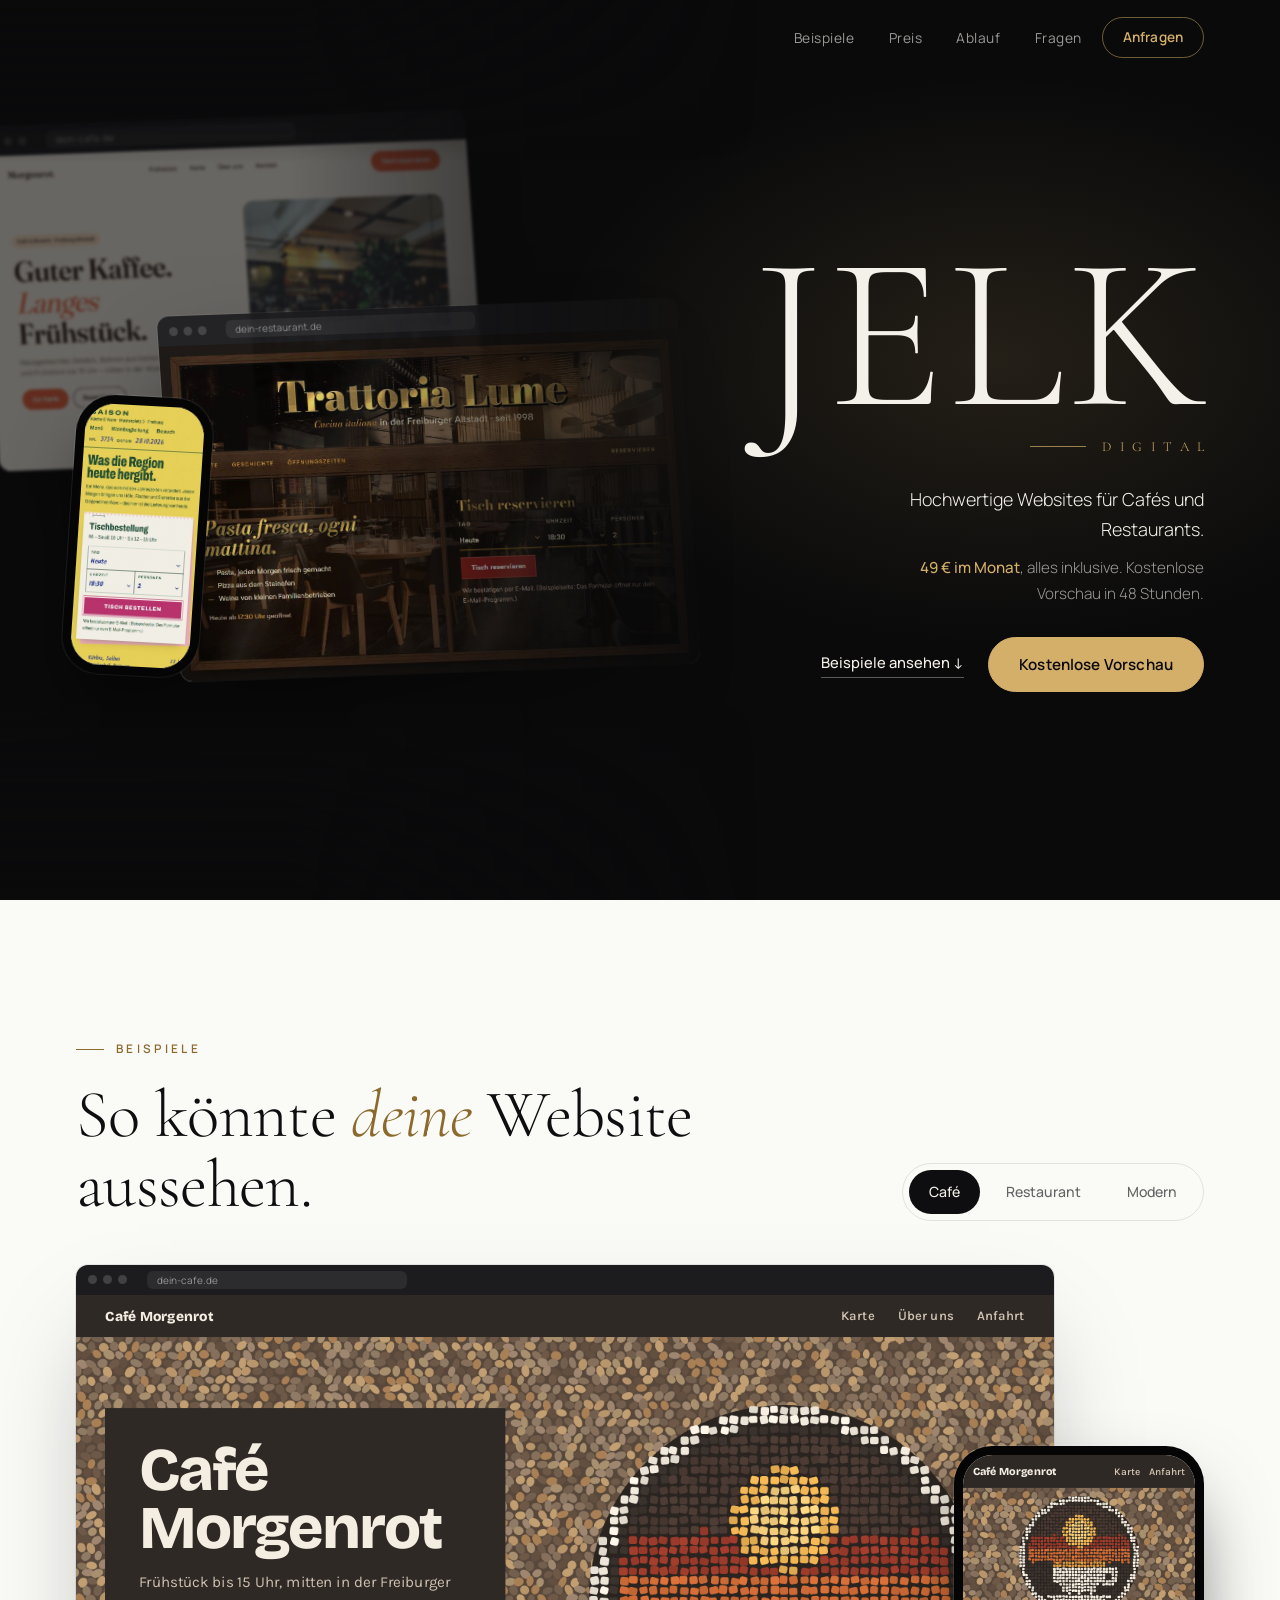
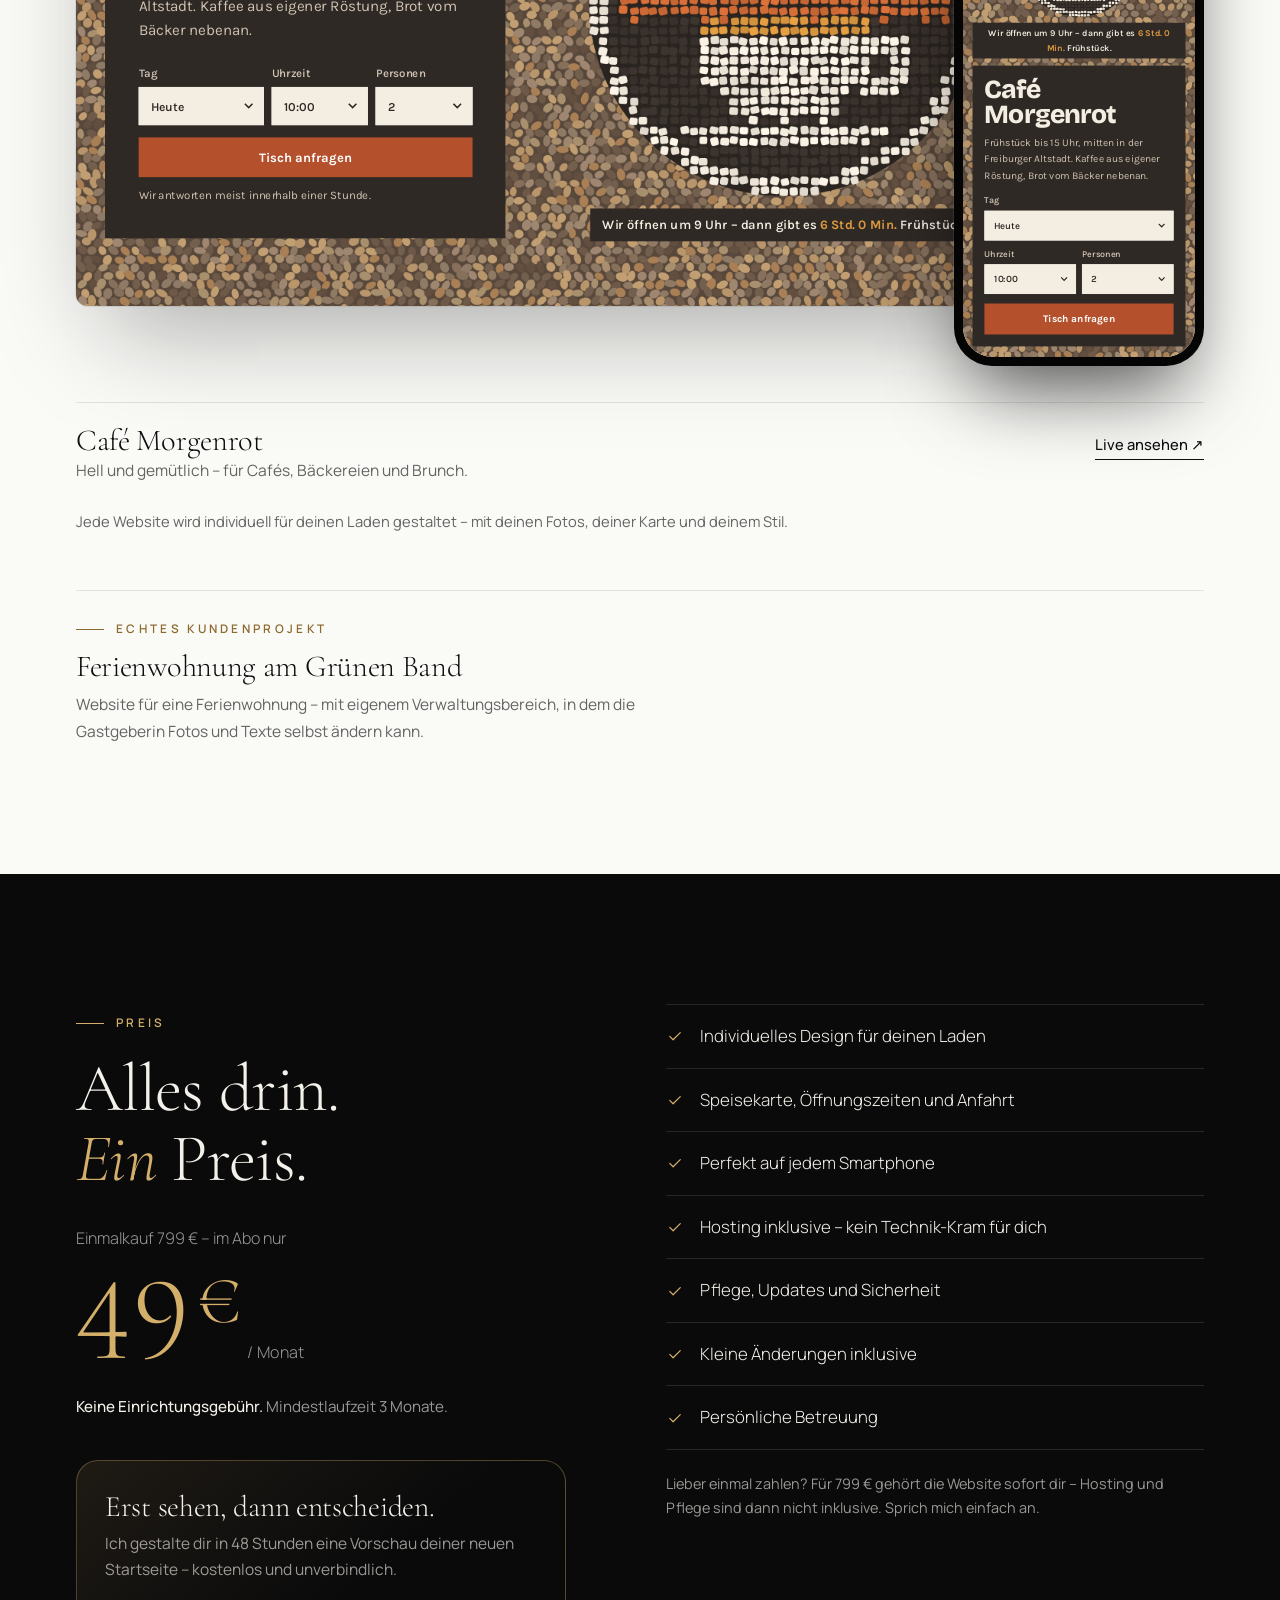
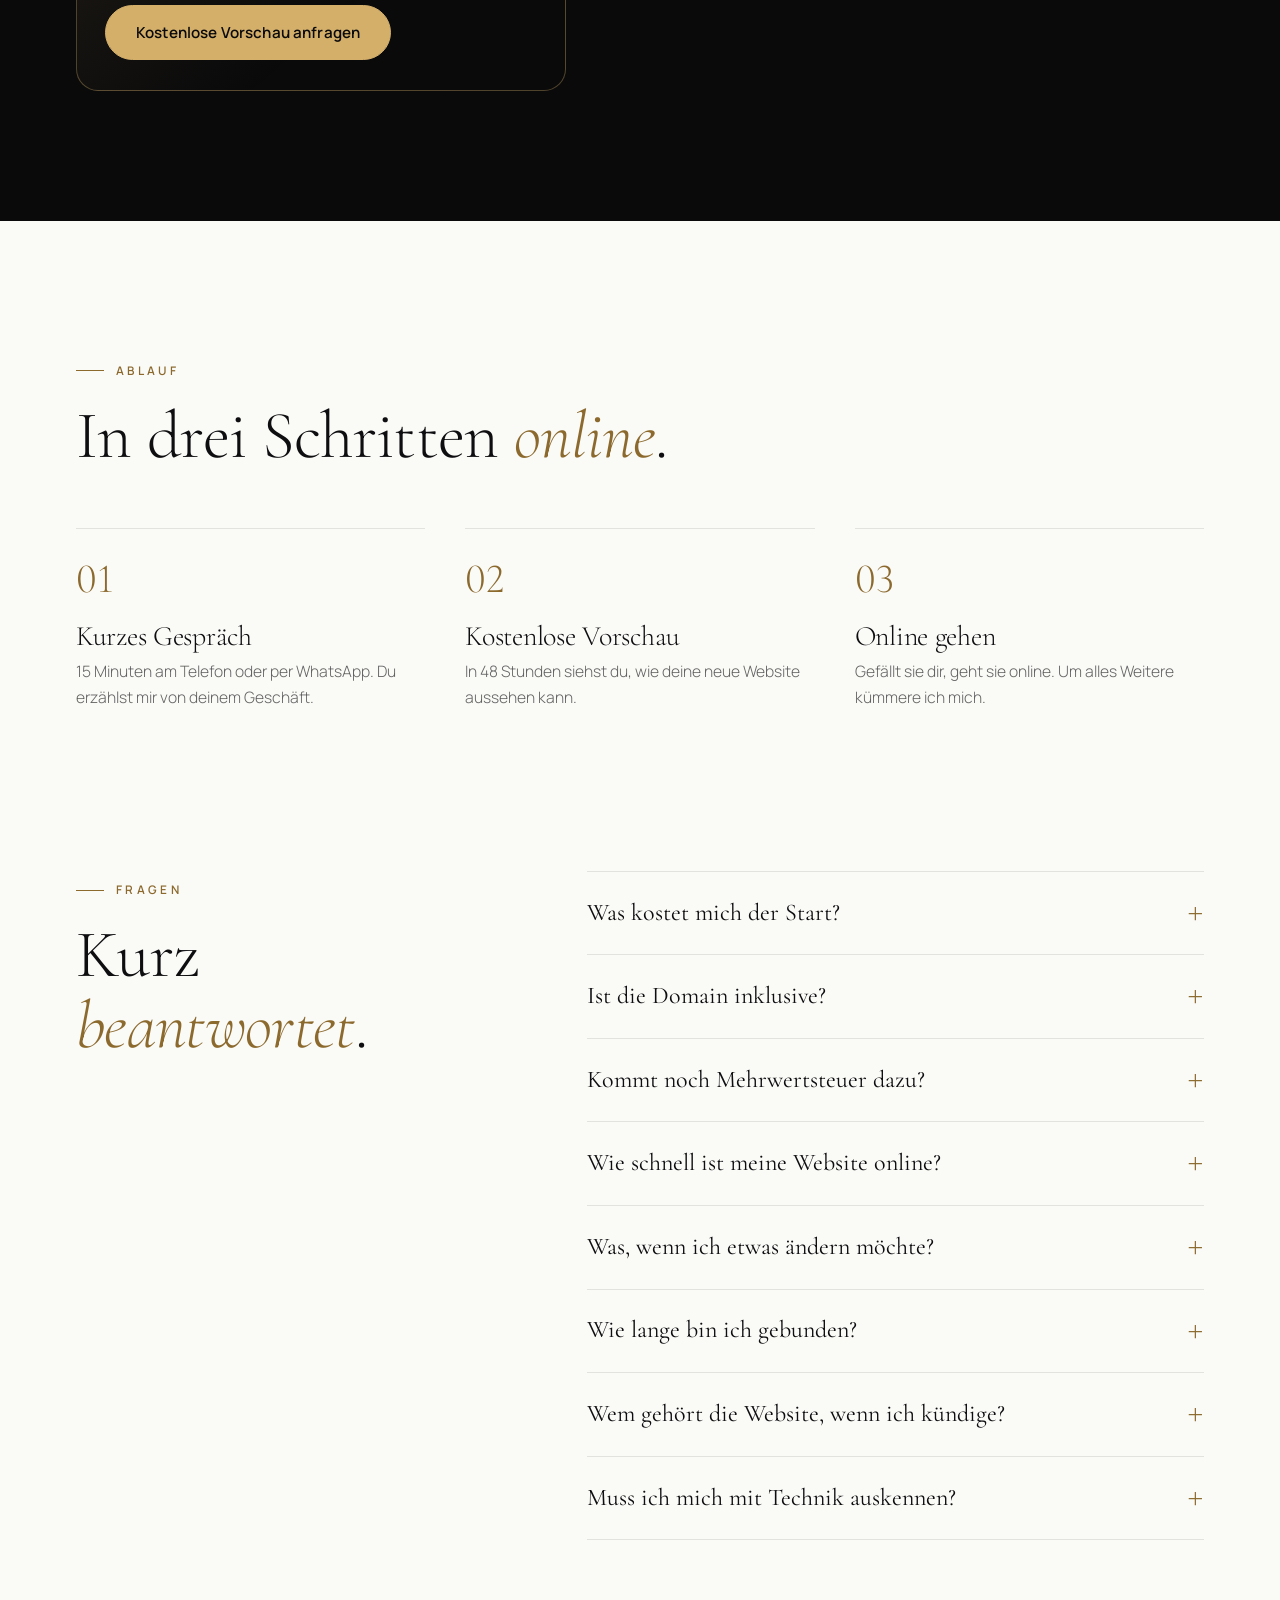
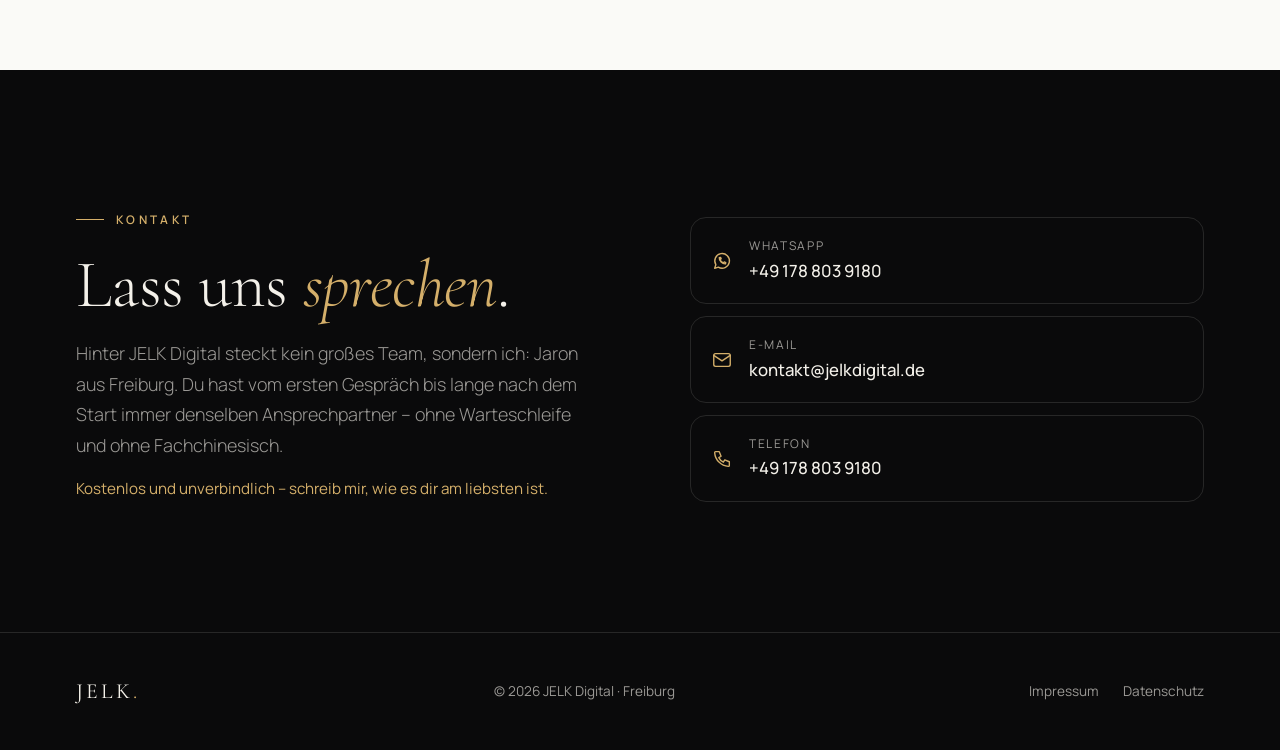
<file: index.html>
<!DOCTYPE html>
<html lang="de">
<head>
<meta charset="UTF-8">
<meta name="viewport" content="width=device-width, initial-scale=1.0">
<title>Websites für Cafés & Restaurants in Freiburg | JELK Digital</title>
<meta name="description" content="Hochwertige Websites für Cafés und Restaurants aus Freiburg. Alles inklusive für 49 € im Monat, ohne Einrichtungsgebühr. Jetzt kostenlose Vorschau anfragen.">
<meta name="theme-color" content="#0A0A0B">
<link rel="icon" href="favicon.ico" sizes="48x48">
<link rel="icon" href="favicon.svg" type="image/svg+xml">
<link rel="icon" href="favicon-96.png" type="image/png" sizes="96x96">
<link rel="apple-touch-icon" href="apple-touch-icon.png">
<link rel="canonical" href="https://jelkdigital.de/">
<!-- Vorschau beim Teilen (WhatsApp, Facebook, LinkedIn …) -->
<meta property="og:type" content="website">
<meta property="og:locale" content="de_DE">
<meta property="og:site_name" content="JELK Digital">
<meta property="og:title" content="Websites für Cafés & Restaurants in Freiburg | JELK Digital">
<meta property="og:description" content="Hochwertige Websites für Cafés und Restaurants. Alles inklusive für 49 € im Monat, ohne Einrichtungsgebühr. Kostenlose Vorschau in 48 Stunden.">
<meta property="og:url" content="https://jelkdigital.de/">
<meta property="og:image" content="https://jelkdigital.de/bilder/og-bild.png">
<meta property="og:image:width" content="1200">
<meta property="og:image:height" content="630">
<meta property="og:image:alt" content="JELK Digital – Websites für Cafés und Restaurants, 49 € im Monat">
<meta name="twitter:card" content="summary_large_image">
<link rel="preload" href="fonts/cormorant-garamond.woff2" as="font" type="font/woff2" crossorigin>
<link rel="stylesheet" href="fonts/schriften.css">
<!-- Firmendaten für Google (strukturierte Daten) -->
<script type="application/ld+json">
{
  "@context": "https://schema.org",
  "@graph": [
    {
      "@type": "ProfessionalService",
      "@id": "https://jelkdigital.de/#firma",
      "name": "JELK Digital",
      "url": "https://jelkdigital.de/",
      "image": "https://jelkdigital.de/bilder/og-bild.png",
      "description": "Hochwertige Websites für Cafés und Restaurants in Freiburg – alles inklusive für 49 € im Monat, ohne Einrichtungsgebühr.",
      "email": "kontakt@jelkdigital.de",
      "telephone": "+49 178 8039180",
      "founder": { "@type": "Person", "name": "Jaron Külz" },
      "address": { "@type": "PostalAddress", "streetAddress": "Morfhauserweg 22", "postalCode": "79111", "addressLocality": "Freiburg im Breisgau", "addressCountry": "DE" },
      "areaServed": { "@type": "City", "name": "Freiburg im Breisgau" },
      "priceRange": "ab 49 € pro Monat"
    },
    {
      "@type": "WebSite",
      "@id": "https://jelkdigital.de/#website",
      "url": "https://jelkdigital.de/",
      "name": "JELK Digital",
      "inLanguage": "de-DE",
      "publisher": { "@id": "https://jelkdigital.de/#firma" }
    }
  ]
}
</script>
<style>
  /* ---------- Farben & Schriften ---------- */
  :root {
    --schwarz: #0A0A0B;
    --schwarz-2: #141416;
    --weiss: #FAFAF7;
    --tinte: #0E0E10;
    --elfenbein: #F4F1EA;
    --gold: #D4AF6A;
    --gold-hell: #E6C88C;
    --gold-text: #8C6A2E;          /* Gold für kleine Schrift auf Weiß (besser lesbar) */

    --leise-hell: rgba(14, 14, 16, 0.64);
    --leise-dunkel: rgba(244, 241, 234, 0.62);
    --linie-hell: rgba(14, 14, 16, 0.1);
    --linie-dunkel: rgba(244, 241, 234, 0.12);

    --serif: "Cormorant Garamond", "Iowan Old Style", Georgia, serif;
    --sans: "Manrope", -apple-system, "Segoe UI", Roboto, Arial, sans-serif;
    --kopfhoehe: 68px;
  }

  /* ---------- Grundlagen ---------- */
  * { box-sizing: border-box; margin: 0; padding: 0; }
  html { scroll-behavior: smooth; -webkit-text-size-adjust: 100%; }
  body { font-family: var(--sans); font-size: 1.05rem; line-height: 1.7; color: var(--tinte); background: var(--weiss); -webkit-font-smoothing: antialiased; font-variant-numeric: lining-nums; }
  img { max-width: 100%; display: block; }
  svg { display: block; }
  a { color: inherit; }
  .container { width: 100%; max-width: 1200px; margin: 0 auto; padding: 0 22px; }
  section { padding: 96px 0; scroll-margin-top: var(--kopfhoehe); position: relative; }

  h1, h2, h3 { font-family: var(--serif); font-weight: 300; line-height: 1.05; letter-spacing: -0.01em; }
  h2 { font-size: 2.7rem; }
  h2 em, h3 em { font-style: italic; color: var(--gold-text); }
  .kicker { display: inline-flex; align-items: center; gap: 12px; font-size: 0.74rem; font-weight: 600; letter-spacing: 0.28em; text-transform: uppercase; color: var(--gold-text); margin-bottom: 20px; }
  .kicker::before { content: ""; width: 28px; height: 1px; background: currentColor; }
  .lead { font-size: 1.12rem; font-weight: 300; color: var(--leise-hell); max-width: 520px; margin-top: 18px; }

  /* Dunkle Abschnitte */
  .dunkel { background: var(--schwarz); color: var(--elfenbein); }
  .dunkel h2 em, .dunkel h3 em, .dunkel .kicker { color: var(--gold); }
  .dunkel .lead { color: var(--leise-dunkel); }

  /* ---------- Buttons ---------- */
  .btn {
    display: inline-flex; align-items: center; justify-content: center; gap: 10px;
    min-height: 54px; padding: 14px 30px; border: 1px solid var(--gold); border-radius: 999px;
    background: var(--gold); color: var(--schwarz);
    font: inherit; font-size: 0.95rem; font-weight: 600; letter-spacing: 0.01em; text-decoration: none; cursor: pointer;
    transition: background 0.25s, border-color 0.25s, color 0.25s, transform 0.25s;
  }
  .btn:hover { background: var(--gold-hell); border-color: var(--gold-hell); transform: translateY(-1px); }
  .btn svg { width: 18px; height: 18px; }
  .btn-rand { background: transparent; color: var(--elfenbein); border-color: rgba(244, 241, 234, 0.3); }
  .btn-rand:hover { background: transparent; border-color: var(--gold); color: var(--gold); }
  .btn-klein { min-height: 40px; padding: 8px 20px; font-size: 0.85rem; }
  .link-pfeil { display: inline-flex; align-items: center; gap: 8px; font-size: 0.92rem; font-weight: 500; text-decoration: none; border-bottom: 1px solid currentColor; padding-bottom: 2px; }
  :focus-visible { outline: 2px solid var(--gold); outline-offset: 3px; }

  /* ---------- Navigation ---------- */
  header {
    position: fixed; top: 0; left: 0; right: 0; z-index: 50; height: var(--kopfhoehe);
    transition: background 0.35s, border-color 0.35s; border-bottom: 1px solid transparent;
  }
  header.gescrollt { background: rgba(10, 10, 11, 0.96); border-bottom-color: var(--linie-dunkel); }
  .nav { display: flex; align-items: center; justify-content: space-between; height: 100%; gap: 20px; }
  .logo { font-family: var(--serif); font-size: 1.55rem; font-weight: 400; letter-spacing: 0.14em; color: var(--elfenbein); text-decoration: none; transition: opacity 0.35s; }
  .logo span { color: var(--gold); }
  header:not(.gescrollt) .logo { opacity: 0; pointer-events: none; }
  .nav-links { display: none; list-style: none; gap: 34px; margin-left: auto; }
  .nav-links a { color: var(--leise-dunkel); text-decoration: none; font-size: 0.86rem; letter-spacing: 0.04em; transition: color 0.2s; }
  .nav-links a:hover { color: var(--elfenbein); }
  .nav .btn-rand { color: var(--gold); border-color: rgba(212, 175, 106, 0.5); }

  /* ---------- Geräte-Rahmen für die Beispiele ---------- */
  .browser { background: #1C1C1F; border-radius: 12px; overflow: hidden; box-shadow: 0 40px 80px -20px rgba(0, 0, 0, 0.6), 0 0 0 1px rgba(255, 255, 255, 0.06); }
  .browser-leiste { display: flex; align-items: center; gap: 6px; height: 30px; padding: 0 12px; }
  .browser-leiste i { width: 9px; height: 9px; border-radius: 50%; background: rgba(255, 255, 255, 0.16); }
  .browser-leiste span { margin-left: 14px; flex: 1; max-width: 260px; height: 18px; border-radius: 6px; background: rgba(255, 255, 255, 0.07); color: rgba(255, 255, 255, 0.5); font-size: 10px; line-height: 18px; padding: 0 10px; white-space: nowrap; overflow: hidden; }
  .bildschirm { position: relative; overflow: hidden; background: #fff; }
  .bildschirm iframe { position: absolute; top: 0; left: 0; border: 0; transform-origin: 0 0; transform: scale(var(--s, 0.3)); pointer-events: none; }
  .bildschirm img { width: 100%; height: 100%; object-fit: cover; object-position: top; }   /* Screenshots im Hero (statt Live-Seiten → lädt viel schneller) */
  .browser .bildschirm { aspect-ratio: 16 / 10; }
  .browser .bildschirm iframe { width: 1280px; height: 800px; }
  .handy { background: #050505; border-radius: 38px; padding: 9px; box-shadow: 0 40px 80px -20px rgba(0, 0, 0, 0.7), 0 0 0 1px rgba(255, 255, 255, 0.1); }
  .handy .bildschirm { aspect-ratio: 390 / 844; border-radius: 30px; }
  .handy .bildschirm iframe { width: 390px; height: 844px; }

  /* ---------- 1. Hero ---------- */
  .hero { position: relative; overflow: hidden; background: var(--schwarz); color: var(--elfenbein); padding: calc(var(--kopfhoehe) + 4px) 0 0; }
  .hero::before { /* sanfter goldener Schein hinter dem Schriftzug */
    content: ""; position: absolute; inset: 0; pointer-events: none;
    background: radial-gradient(ellipse 50% 45% at 78% 40%, rgba(212, 175, 106, 0.13), transparent 70%);
  }
  .hero-text { position: relative; z-index: 3; text-align: right; margin-top: -40px; padding-bottom: 56px; }
  .marke { font-family: var(--serif); font-weight: 300; line-height: 1.05; letter-spacing: -0.01em; }   /* großer Schriftzug – bewusst kein h1, die h1 ist der Satz darunter (besser für Google) */
  .jelk { display: block; font-family: var(--serif); font-weight: 300; font-size: 31vw; line-height: 0.8; letter-spacing: 0.02em; color: var(--elfenbein); margin-right: -0.04em; }
  .digital { display: flex; align-items: center; justify-content: flex-end; gap: 16px; margin-top: 18px; font-size: 0.78rem; font-weight: 300; letter-spacing: 0.62em; color: var(--gold); text-transform: uppercase; margin-right: -0.62em; }
  .digital::before { content: ""; width: 56px; height: 1px; background: var(--gold); opacity: 0.7; }
  .hero-satz { font-family: var(--sans); font-size: 1.05rem; font-weight: 300; line-height: 1.7; letter-spacing: 0; color: var(--elfenbein); margin: 30px 0 0 auto; max-width: 340px; }
  .hero-angebot { font-size: 0.95rem; font-weight: 300; color: var(--leise-dunkel); margin: 10px 0 30px auto; max-width: 340px; }
  .hero-angebot b { font-weight: 500; color: var(--gold); }
  .hero-knoepfe { display: flex; flex-wrap: wrap; justify-content: flex-end; align-items: center; gap: 14px 24px; }
  .hero-knoepfe .link-pfeil { color: var(--elfenbein); border-color: rgba(244, 241, 234, 0.35); }

  .buehne { position: relative; z-index: 1; height: 330px; margin-top: 0; perspective: 1800px; pointer-events: none; }
  .buehne::after { content: ""; position: absolute; inset: 0; background: linear-gradient(180deg, transparent 55%, var(--schwarz) 100%); }
  .schwebe { position: absolute; animation: schweben 9s ease-in-out infinite alternate; }
  .schwebe > div { transform: rotateY(16deg) rotateX(7deg) rotateZ(-2deg); transform-style: preserve-3d; }
  .m1 { width: 70%; left: -14%; top: 0; opacity: 0.4; filter: blur(1.5px); animation-delay: -3s; }
  .m2 { width: 82%; left: 6%; top: 70px; opacity: 0.92; animation-delay: -6s; }
  .m3 { width: 30%; right: 3%; top: 20px; animation-duration: 7s; }
  .m3 > div { transform: rotateY(-10deg) rotateX(5deg) rotateZ(3deg); }
  @keyframes schweben { from { translate: 0 0; } to { translate: 0 -14px; } }

  /* ---------- 2. Beispiele ---------- */
  .beispiele-kopf { display: grid; gap: 28px; margin-bottom: 44px; }
  .tabs { display: inline-flex; flex-wrap: wrap; gap: 6px; padding: 6px; border: 1px solid var(--linie-hell); border-radius: 999px; align-self: end; justify-self: start; }
  .tabs button { font: inherit; font-size: 0.88rem; font-weight: 500; padding: 10px 20px; border: 0; border-radius: 999px; background: transparent; color: var(--leise-hell); cursor: pointer; transition: background 0.25s, color 0.25s; }
  .tabs button[aria-selected="true"] { background: var(--tinte); color: var(--elfenbein); }
  .vitrine { position: relative; padding-right: 0; }
  .vitrine .browser { box-shadow: 0 50px 100px -30px rgba(14, 14, 16, 0.35), 0 0 0 1px rgba(14, 14, 16, 0.08); }
  .vitrine .browser { display: none; }
  .vitrine .handy { width: 270px; margin: 0 auto; }
  .vitrine iframe { transition: opacity 0.35s; }
  .vitrine.wechselt iframe { opacity: 0; }
  .vitrine-info { display: flex; flex-wrap: wrap; justify-content: space-between; align-items: baseline; gap: 12px 24px; margin-top: 30px; padding-top: 22px; border-top: 1px solid var(--linie-hell); }
  .vitrine-info h3 { font-size: 1.9rem; }
  .vitrine-info p { color: var(--leise-hell); font-size: 0.97rem; }
  .vitrine-info .link-pfeil { color: var(--tinte); }
  .individuell { margin-top: 26px; font-size: 0.92rem; color: var(--leise-hell); }
  .referenz { display: grid; gap: 8px; margin-top: 56px; padding-top: 28px; border-top: 1px solid var(--linie-hell); }
  .referenz .kicker { margin-bottom: 4px; }
  .referenz h3 { font-size: 1.9rem; }
  .referenz p { max-width: 620px; color: var(--leise-hell); font-size: 0.97rem; }

  /* ---------- 3. Preis ---------- */
  .preis-raster { display: grid; gap: 56px; }
  .preis-anker { margin-top: 30px; font-size: 1rem; font-weight: 300; color: var(--leise-dunkel); }   /* Preisanker: hoher Einmalpreis zuerst, klein – das Abo bleibt die Hauptsache */
  .preis-zahl { font-family: var(--serif); font-weight: 300; font-size: 6rem; line-height: 1; color: var(--gold); margin: 8px 0 14px; font-variant-numeric: lining-nums; }
  .preis-zahl .euro { font-size: 0.55em; margin-left: 0.08em; vertical-align: 0.55em; }
  .preis-zahl small { font-family: var(--sans); font-size: 1rem; font-weight: 300; color: var(--leise-dunkel); letter-spacing: 0.02em; margin-left: 6px; }
  .preis-fakten { font-size: 0.95rem; color: var(--leise-dunkel); }
  .preis-fakten b { color: var(--elfenbein); font-weight: 500; }
  .inklusive { list-style: none; display: grid; gap: 0; border-top: 1px solid var(--linie-dunkel); }
  .inklusive li { display: flex; align-items: center; gap: 16px; padding: 17px 0; border-bottom: 1px solid var(--linie-dunkel); font-weight: 300; }
  .inklusive svg { width: 18px; height: 18px; color: var(--gold); flex-shrink: 0; }
  .vorschau { margin-top: 40px; padding: 30px 28px; border: 1px solid rgba(212, 175, 106, 0.35); border-radius: 22px; background: linear-gradient(140deg, rgba(212, 175, 106, 0.1), rgba(212, 175, 106, 0) 60%); }
  .vorschau h3 { font-size: 1.85rem; margin-bottom: 8px; }
  .vorschau p { color: var(--leise-dunkel); font-size: 0.97rem; margin-bottom: 22px; }
  .einmal { margin-top: 22px; font-size: 0.9rem; color: var(--leise-dunkel); }

  /* ---------- 4. Ablauf ---------- */
  .schritte { list-style: none; display: grid; gap: 0; margin-top: 56px; border-top: 1px solid var(--linie-hell); }
  .schritt { padding: 30px 0; border-bottom: 1px solid var(--linie-hell); display: grid; grid-template-columns: 70px 1fr; gap: 10px; }
  .schritt-nr { font-family: var(--serif); font-size: 2.6rem; font-weight: 300; line-height: 1; color: var(--gold-text); }
  .schritt h3 { font-size: 1.75rem; margin-bottom: 6px; }
  .schritt p { color: var(--leise-hell); font-size: 0.98rem; font-weight: 300; }

  /* ---------- 5. FAQ ---------- */
  #ablauf + #faq { padding-top: 0; }   /* Ablauf und FAQ sind beide hell → als ein Block, ohne doppelten Abstand */
  .faq-raster { display: grid; gap: 40px; }
  .faq details { border-bottom: 1px solid var(--linie-hell); }
  .faq details:first-child { border-top: 1px solid var(--linie-hell); }
  .faq summary { list-style: none; cursor: pointer; display: flex; justify-content: space-between; align-items: center; gap: 20px; padding: 24px 0; font-family: var(--serif); font-size: 1.5rem; font-weight: 400; line-height: 1.2; }
  .faq summary::-webkit-details-marker { display: none; }
  .faq summary::after { content: "+"; font-family: var(--sans); font-weight: 200; font-size: 1.8rem; color: var(--gold-text); transition: transform 0.3s; }
  .faq details[open] summary::after { transform: rotate(45deg); }
  .faq details p { padding: 0 40px 24px 0; color: var(--leise-hell); font-weight: 300; }

  /* ---------- 7. Kontakt ---------- */
  .kontakt-raster { display: grid; gap: 34px; }
  .kontakt-wege { display: grid; gap: 12px; }
  .kontakt-zusatz { margin-top: 16px; font-size: 0.95rem; color: var(--gold); }
  .kontakt-weg { display: flex; align-items: center; gap: 16px; padding: 18px 20px; border: 1px solid var(--linie-dunkel); border-radius: 16px; text-decoration: none; transition: border-color 0.25s; }
  .kontakt-weg:hover { border-color: rgba(212, 175, 106, 0.6); }
  .kontakt-weg svg { width: 22px; height: 22px; color: var(--gold); flex-shrink: 0; }
  .kontakt-weg .label { display: block; font-size: 0.75rem; letter-spacing: 0.14em; text-transform: uppercase; color: var(--leise-dunkel); }
  .kontakt-weg .wert { display: block; font-weight: 500; }

  .platzhalter { border: 1px dashed currentColor; border-radius: 6px; padding: 0 6px; font-size: 0.92em; }

  /* ---------- Footer ---------- */
  footer { background: var(--schwarz); color: var(--leise-dunkel); border-top: 1px solid var(--linie-dunkel); padding: 40px 0; font-size: 0.85rem; }
  .footer-inhalt { display: flex; flex-direction: column; gap: 16px; }
  footer .logo { opacity: 1 !important; font-size: 1.35rem; }
  footer nav { display: flex; gap: 24px; }
  footer a { text-decoration: none; }
  footer a:hover { color: var(--elfenbein); }

  /* ---------- WhatsApp-Knopf (schwebend) ---------- */
  .wa-knopf { position: fixed; right: 18px; bottom: 18px; z-index: 60; width: 56px; height: 56px; border-radius: 50%; display: grid; place-items: center; background: var(--schwarz); color: var(--gold); border: 1px solid rgba(212, 175, 106, 0.6); box-shadow: 0 10px 30px rgba(0, 0, 0, 0.3); transition: transform 0.25s, background 0.25s; }
  body:not(.nach-hero) .wa-knopf, body.kontakt-sichtbar .wa-knopf { opacity: 0; pointer-events: none; transform: translateY(10px); }
  .wa-knopf { transition: opacity 0.35s, transform 0.35s, background 0.25s; }
  .wa-knopf:hover { transform: scale(1.06); background: #1a1a1c; }
  .wa-knopf svg { width: 26px; height: 26px; }

  /* ---------- Impressum & Datenschutz ---------- */
  .unterseite { display: none; position: fixed; inset: 0; z-index: 100; overflow-y: auto; background: var(--weiss); padding: 40px 0 80px; }
  .unterseite:target { display: block; }
  .unterseite .container { max-width: 760px; }
  .unterseite .seitentitel { font-size: 3rem; margin: 26px 0 20px; }
  .unterseite h3 { font-size: 1.6rem; margin: 28px 0 8px; }
  .unterseite p + p, .unterseite ul + p { margin-top: 10px; }
  .unterseite ul { padding-left: 22px; margin-top: 8px; }
  .unterseite li { margin: 4px 0; }
  .unterseite .stand { margin-top: 32px; font-size: 0.9rem; color: var(--leise-hell); }
  .zurueck { font-weight: 500; text-decoration: none; font-size: 0.92rem; }

  /* ---------- Einblenden beim Scrollen ---------- */
  .einblenden { opacity: 0; transform: translateY(18px); transition: opacity 0.8s ease, transform 0.8s ease; }
  .einblenden.sichtbar { opacity: 1; transform: none; }
  @media (prefers-reduced-motion: reduce) {
    html { scroll-behavior: auto; }
    .einblenden { opacity: 1; transform: none; transition: none; }
    .schwebe { animation: none; }
    .btn:hover { transform: none; }
  }

  /* ---------- Ab Tablet ---------- */
  @media (min-width: 700px) {
    section { padding: 130px 0; }
    .container { padding: 0 36px; }
    h2 { font-size: 3.6rem; }
    .preis-zahl { font-size: 7.5rem; }
    .jelk { font-size: 13rem; }
    .buehne { height: 520px; }
    .hero-text { margin-top: -10px; }
    .vitrine-info { margin-top: 76px; }
    .m2 { top: 90px; }
    .vitrine { padding-right: 90px; }
    .vitrine .browser { display: block; }
    .vitrine .handy { position: absolute; right: 0; bottom: -40px; width: 190px; margin: 0; }
    .schritte { grid-template-columns: repeat(3, 1fr); border-top: 0; gap: 40px; }
    .schritt { grid-template-columns: 1fr; border-bottom: 0; border-top: 1px solid var(--linie-hell); padding-top: 30px; gap: 22px; }
    .footer-inhalt { flex-direction: row; justify-content: space-between; align-items: center; }
  }

  /* ---------- Ab Desktop ---------- */
  @media (min-width: 1000px) {
    :root { --kopfhoehe: 76px; }
    .nav-links { display: flex; }
    h2 { font-size: 4.2rem; }
    .hero { min-height: 100vh; min-height: 100svh; padding: 0; display: flex; align-items: center; }
    .hero > .container { display: flex; justify-content: flex-end; }
    .hero-text { width: 46%; padding: 120px 0 80px; margin-top: 0; }
    .jelk { font-size: clamp(12rem, 17vw, 17rem); }
    .digital { font-size: 0.85rem; }
    .hero-satz { font-size: 1.12rem; }
    .buehne { position: absolute; left: -3%; top: 0; bottom: 0; width: 64%; height: auto; margin: 0; }
    .buehne { -webkit-mask-image: linear-gradient(90deg, #000 40%, transparent 97%); mask-image: linear-gradient(90deg, #000 40%, transparent 97%); }
    .buehne::after { background: linear-gradient(180deg, var(--schwarz) 0%, transparent 18%, transparent 78%, var(--schwarz) 100%); }
    .m1 { width: 62%; left: 2%; top: 13%; }
    .m2 { width: 66%; left: 24%; top: 34%; }
    .m3 { width: 17%; right: auto; left: 13%; top: 44%; }
    .beispiele-kopf { grid-template-columns: 1fr auto; align-items: end; }
    .vitrine { padding-right: 150px; }
    .vitrine .handy { width: 250px; bottom: -60px; }
    .vitrine-info { margin-top: 96px; }
    .vitrine .bildschirm iframe { pointer-events: auto; }
    .preis-raster { grid-template-columns: 1fr 1.1fr; gap: 100px; align-items: start; }
    .faq-raster { grid-template-columns: 0.8fr 1.2fr; gap: 100px; }
    .kontakt-raster { grid-template-columns: 1fr 1fr; gap: 100px; align-items: end; }
  }
</style>
</head>
<body>

<header id="kopf">
  <div class="container nav">
    <a href="#start" class="logo" aria-label="JELK Digital – zum Seitenanfang">JELK<span>.</span></a>
    <ul class="nav-links">
      <li><a href="#beispiele">Beispiele</a></li>
      <li><a href="#preis">Preis</a></li>
      <li><a href="#ablauf">Ablauf</a></li>
      <li><a href="#faq">Fragen</a></li>
    </ul>
    <a href="#kontakt" class="btn btn-rand btn-klein">Anfragen</a>
  </div>
</header>

<main id="start">

  <!-- ========== 1. HERO (dunkel) ========== -->
  <section class="hero" aria-label="Start">
    <!-- Schwebende Beispiel-Websites im Hintergrund (nur Deko, als Screenshots aus beispiele/ – bei Änderungen neu aufnehmen) -->
    <div class="buehne" aria-hidden="true">
      <div class="schwebe m1"><div class="browser">
        <div class="browser-leiste"><i></i><i></i><i></i><span>dein-cafe.de</span></div>
        <div class="bildschirm"><img src="bilder/vorschau-cafe.jpg" alt="" width="960" height="600" decoding="async"></div>
      </div></div>
      <div class="schwebe m2"><div class="browser">
        <div class="browser-leiste"><i></i><i></i><i></i><span>dein-restaurant.de</span></div>
        <div class="bildschirm"><img src="bilder/vorschau-restaurant.jpg" alt="" width="960" height="600" decoding="async"></div>
      </div></div>
      <div class="schwebe m3"><div class="handy">
        <div class="bildschirm"><img src="bilder/vorschau-bistro-handy.jpg" alt="" width="450" height="974" decoding="async"></div>
      </div></div>
    </div>

    <div class="container">
      <div class="hero-text">
        <p class="marke"><span class="jelk">JELK</span> <span class="digital">Digital</span></p>
        <h1 class="hero-satz">Hochwertige Websites für Cafés und Restaurants.</h1>
        <p class="hero-angebot"><b>49 € im Monat</b>, alles inklusive. Kostenlose Vorschau in 48&nbsp;Stunden.</p>
        <div class="hero-knoepfe">
          <a href="#beispiele" class="link-pfeil">Beispiele ansehen ↓</a>
          <a href="#kontakt" class="btn">Kostenlose Vorschau</a>
        </div>
      </div>
    </div>
  </section>

  <!-- ========== 2. BEISPIELE (hell) ========== -->
  <section id="beispiele">
    <div class="container">
      <div class="beispiele-kopf einblenden">
        <div>
          <span class="kicker">Beispiele</span>
          <h2>So könnte <em>deine</em> Website aussehen.</h2>
        </div>
        <div class="tabs" role="tablist" aria-label="Beispiel auswählen">
          <button role="tab" id="tab-cafe" aria-controls="vitrine" aria-selected="true" data-beispiel="cafe">Café</button>
          <button role="tab" id="tab-restaurant" aria-controls="vitrine" aria-selected="false" tabindex="-1" data-beispiel="restaurant">Restaurant</button>
          <button role="tab" id="tab-bistro" aria-controls="vitrine" aria-selected="false" tabindex="-1" data-beispiel="bistro">Modern</button>
        </div>
      </div>

      <!-- Die Live-Beispiele laden erst, wenn man in die Nähe scrollt (siehe Script: data-src) -->
      <div class="vitrine einblenden" id="vitrine" role="tabpanel" aria-labelledby="tab-cafe">
        <div class="browser">
          <div class="browser-leiste"><i></i><i></i><i></i><span id="vitrine-url">dein-cafe.de</span></div>
          <div class="bildschirm" data-breite="1280"><iframe id="vitrine-gross" data-src="beispiele/cafe.html" title="Beispiel-Website am Computer"></iframe></div>
        </div>
        <div class="handy">
          <div class="bildschirm" data-breite="390"><iframe id="vitrine-handy" data-src="beispiele/cafe.html" tabindex="-1" title="Beispiel-Website am Handy"></iframe></div>
        </div>
      </div>

      <div class="vitrine-info einblenden">
        <div>
          <h3 id="vitrine-titel">Café Morgenrot</h3>
          <p id="vitrine-text">Hell und gemütlich – für Cafés, Bäckereien und Brunch.</p>
        </div>
        <a class="link-pfeil" id="vitrine-link" href="beispiele/cafe.html" target="_blank" rel="noopener">Live ansehen ↗</a>
      </div>
      <p class="individuell einblenden">Jede Website wird individuell für deinen Laden gestaltet – mit deinen Fotos, deiner Karte und deinem Stil.</p>

      <!-- Echtes Kundenprojekt (Brigitte ist einverstanden, 2026-10-16). Ohne Link – ihre Website hat noch keine eigene Domain. -->
      <div class="referenz einblenden">
        <span class="kicker">Echtes Kundenprojekt</span>
        <h3>Ferienwohnung am Grünen Band</h3>
        <p>Website für eine Ferienwohnung – mit eigenem Verwaltungsbereich, in dem die Gastgeberin Fotos und Texte selbst ändern kann.</p>
      </div>
    </div>
  </section>

  <!-- ========== 3. PREIS (dunkel) ========== -->
  <section id="preis" class="dunkel">
    <div class="container preis-raster">
      <div class="einblenden">
        <span class="kicker">Preis</span>
        <h2>Alles drin.<br><em>Ein</em> Preis.</h2>
        <p class="preis-anker">Einmalkauf 799 € – im Abo nur</p>
        <div class="preis-zahl">49<span class="euro">€</span><small>/ Monat</small></div>
        <p class="preis-fakten"><b>Keine Einrichtungsgebühr.</b> Mindestlaufzeit 3 Monate.</p>

        <div class="vorschau">
          <h3>Erst sehen, dann entscheiden.</h3>
          <p>Ich gestalte dir in 48 Stunden eine Vorschau deiner neuen Startseite – kostenlos und unverbindlich.</p>
          <a href="#kontakt" class="btn">Kostenlose Vorschau anfragen</a>
        </div>
      </div>
      <div class="einblenden">
        <ul class="inklusive">
          <li><svg viewBox="0 0 24 24" fill="none" stroke="currentColor" stroke-width="1.6" stroke-linecap="round" stroke-linejoin="round" aria-hidden="true"><path d="M5 12.5l4.5 4.5L19 7.5"/></svg>Individuelles Design für deinen Laden</li>
          <li><svg viewBox="0 0 24 24" fill="none" stroke="currentColor" stroke-width="1.6" stroke-linecap="round" stroke-linejoin="round" aria-hidden="true"><path d="M5 12.5l4.5 4.5L19 7.5"/></svg>Speisekarte, Öffnungszeiten und Anfahrt</li>
          <li><svg viewBox="0 0 24 24" fill="none" stroke="currentColor" stroke-width="1.6" stroke-linecap="round" stroke-linejoin="round" aria-hidden="true"><path d="M5 12.5l4.5 4.5L19 7.5"/></svg>Perfekt auf jedem Smartphone</li>
          <li><svg viewBox="0 0 24 24" fill="none" stroke="currentColor" stroke-width="1.6" stroke-linecap="round" stroke-linejoin="round" aria-hidden="true"><path d="M5 12.5l4.5 4.5L19 7.5"/></svg>Hosting inklusive – kein Technik-Kram für dich</li>
          <li><svg viewBox="0 0 24 24" fill="none" stroke="currentColor" stroke-width="1.6" stroke-linecap="round" stroke-linejoin="round" aria-hidden="true"><path d="M5 12.5l4.5 4.5L19 7.5"/></svg>Pflege, Updates und Sicherheit</li>
          <li><svg viewBox="0 0 24 24" fill="none" stroke="currentColor" stroke-width="1.6" stroke-linecap="round" stroke-linejoin="round" aria-hidden="true"><path d="M5 12.5l4.5 4.5L19 7.5"/></svg>Kleine Änderungen inklusive</li>
          <li><svg viewBox="0 0 24 24" fill="none" stroke="currentColor" stroke-width="1.6" stroke-linecap="round" stroke-linejoin="round" aria-hidden="true"><path d="M5 12.5l4.5 4.5L19 7.5"/></svg>Persönliche Betreuung</li>
        </ul>
        <p class="einmal">Lieber einmal zahlen? Für 799 € gehört die Website sofort dir – Hosting und Pflege sind dann nicht inklusive. Sprich mich einfach an.</p>
      </div>
    </div>
  </section>

  <!-- ========== 4. ABLAUF (hell) ========== -->
  <section id="ablauf">
    <div class="container">
      <div class="einblenden">
        <span class="kicker">Ablauf</span>
        <h2>In drei Schritten <em>online</em>.</h2>
      </div>
      <ol class="schritte">
        <li class="schritt einblenden">
          <span class="schritt-nr">01</span>
          <div><h3>Kurzes Gespräch</h3><p>15 Minuten am Telefon oder per WhatsApp. Du erzählst mir von deinem Geschäft.</p></div>
        </li>
        <li class="schritt einblenden">
          <span class="schritt-nr">02</span>
          <div><h3>Kostenlose Vorschau</h3><p>In 48 Stunden siehst du, wie deine neue Website aussehen kann.</p></div>
        </li>
        <li class="schritt einblenden">
          <span class="schritt-nr">03</span>
          <div><h3>Online gehen</h3><p>Gefällt sie dir, geht sie online. Um alles Weitere kümmere ich mich.</p></div>
        </li>
      </ol>
    </div>
  </section>

  <!-- ========== 5. FAQ (hell, schließt direkt an den Ablauf an) ========== -->
  <section id="faq">
    <div class="container faq-raster">
      <div class="einblenden">
        <span class="kicker">Fragen</span>
        <h2>Kurz <em>beantwortet</em>.</h2>
      </div>
      <div class="faq einblenden">
        <details>
          <summary>Was kostet mich der Start?</summary>
          <p>Nichts. Es gibt keine Einrichtungsgebühr. Du zahlst nur 49 € im Monat.</p>
        </details>
        <details>
          <summary>Ist die Domain inklusive?</summary>
          <p>Ja. Eine .de-Domain (z. B. dein-cafe.de) ist im Abo enthalten. Hast du schon eine, nehmen wir einfach die.</p>
        </details>
        <details>
          <summary>Kommt noch Mehrwertsteuer dazu?</summary>
          <p>Nein. Die 49 € im Monat sind der Endpreis – es kommt nichts mehr dazu.</p>
        </details>
        <details>
          <summary>Wie schnell ist meine Website online?</summary>
          <p>Die Vorschau bekommst du in 48 Stunden. Wenn sie dir gefällt, ist deine Website meist innerhalb von ein bis zwei Wochen online.</p>
        </details>
        <details>
          <summary>Was, wenn ich etwas ändern möchte?</summary>
          <p>Schick mir eine kurze Nachricht. Kleine Änderungen sind im Abo inklusive – also alles, was schnell geht: neue Gerichte und Preise, Öffnungszeiten, Urlaubshinweise, Fotos austauschen, kurze Texte. Neue Seiten oder Funktionen (z. B. Online-Reservierung) gibt es zum Festpreis nach Absprache.</p>
        </details>
        <details>
          <summary>Wie lange bin ich gebunden?</summary>
          <p>Die Mindestlaufzeit beträgt 3 Monate. Danach kannst du monatlich kündigen.</p>
        </details>
        <details>
          <summary>Wem gehört die Website, wenn ich kündige?</summary>
          <p>Nach 12 Monaten Abo kannst du die Website für einmalig 599 € übernehmen – dann gehört sie komplett dir.</p>
        </details>
        <details>
          <summary>Muss ich mich mit Technik auskennen?</summary>
          <p>Nein. Hosting, Updates und Sicherheit übernehme ich. Du kümmerst dich um deine Gäste.</p>
        </details>
      </div>
    </div>
  </section>

  <!-- ========== 6. KONTAKT (dunkel) ========== -->
  <section id="kontakt" class="dunkel">
    <div class="container kontakt-raster">
      <div class="einblenden">
        <span class="kicker">Kontakt</span>
        <h2>Lass uns <em>sprechen</em>.</h2>
        <p class="lead">Hinter JELK Digital steckt kein großes Team, sondern ich: Jaron aus Freiburg. Du hast vom ersten Gespräch bis lange nach dem Start immer denselben Ansprechpartner – ohne Warteschleife und ohne Fachchinesisch.</p>
        <p class="kontakt-zusatz">Kostenlos und unverbindlich – schreib mir, wie es dir am liebsten ist.</p>
      </div>

      <!-- Kontaktformular vorübergehend entfernt – Baustein liegt in alt/kontaktformular-baustein.html -->
      <div class="kontakt-wege einblenden">
          <a class="kontakt-weg" href="https://wa.me/491788039180?text=Hallo%20Jaron%2C%20ich%20interessiere%20mich%20f%C3%BCr%20eine%20kostenlose%20Vorschau." target="_blank" rel="noopener">
            <svg viewBox="0 0 24 24" fill="none" stroke="currentColor" stroke-width="1.5" stroke-linecap="round" stroke-linejoin="round" aria-hidden="true"><path d="M4 20l1.3-4A8 8 0 1 1 8 18.7z"/><path d="M9.5 9.5c.3 1.6 1.9 3.6 4 4.5l1-1 1.6.7-.3 1.4c-3.5.2-7-3.3-6.8-6.8l1.4-.3.7 1.6z"/></svg>
            <span><span class="label">WhatsApp</span><span class="wert">+49 178 803 9180</span></span>
          </a>
          <a class="kontakt-weg" href="mailto:kontakt@jelkdigital.de">
            <svg viewBox="0 0 24 24" fill="none" stroke="currentColor" stroke-width="1.5" stroke-linecap="round" stroke-linejoin="round" aria-hidden="true"><rect x="3" y="5" width="18" height="14" rx="2"/><path d="M3 7l9 6 9-6"/></svg>
            <span><span class="label">E-Mail</span><span class="wert">kontakt@jelkdigital.de</span></span>
          </a>
          <a class="kontakt-weg" href="tel:+491788039180">
            <svg viewBox="0 0 24 24" fill="none" stroke="currentColor" stroke-width="1.5" stroke-linecap="round" stroke-linejoin="round" aria-hidden="true"><path d="M5 4h4l2 5-2.5 1.5a11 11 0 0 0 5 5L15 13l5 2v4a1 1 0 0 1-1 1A16 16 0 0 1 4 5a1 1 0 0 1 1-1z"/></svg>
            <span><span class="label">Telefon</span><span class="wert">+49 178 803 9180</span></span>
          </a>
      </div>
    </div>
  </section>

</main>

<footer>
  <div class="container footer-inhalt">
    <a href="#start" class="logo">JELK<span>.</span></a>
    <span>© <span id="jahr">2026</span> JELK Digital · Freiburg</span>
    <nav aria-label="Rechtliches">
      <a href="#impressum">Impressum</a>
      <a href="#datenschutz">Datenschutz</a>
    </nav>
  </div>
</footer>

<!-- Schwebender WhatsApp-Knopf: erscheint nach dem Hero, verschwindet wieder im Kontakt-Bereich (siehe Script) -->
<a class="wa-knopf" href="https://wa.me/491788039180?text=Hallo%20Jaron%2C%20ich%20interessiere%20mich%20f%C3%BCr%20eine%20kostenlose%20Vorschau." target="_blank" rel="noopener" aria-label="Per WhatsApp schreiben">
  <svg viewBox="0 0 24 24" fill="none" stroke="currentColor" stroke-width="1.5" stroke-linecap="round" stroke-linejoin="round" aria-hidden="true"><path d="M4 20l1.3-4A8 8 0 1 1 8 18.7z"/><path d="M9.5 9.5c.3 1.6 1.9 3.6 4 4.5l1-1 1.6.7-.3 1.4c-3.5.2-7-3.3-6.8-6.8l1.4-.3.7 1.6z"/></svg>
</a>

<!-- Impressum -->
<div id="impressum" class="unterseite" role="dialog" aria-label="Impressum">
  <div class="container">
    <a href="#start" class="zurueck">← Zurück zur Startseite</a>
    <h2 class="seitentitel">Impressum</h2>
    <h3>Angaben gemäß § 5 DDG</h3>
    <p>JELK Digital<br>Inhaber: Jaron Külz<br>Morfhauserweg 22<br>79111 Freiburg im Breisgau</p>
    <h3>Kontakt</h3>
    <p>E-Mail: kontakt@jelkdigital.de<br>Telefon: +49 178 803 9180</p>
    <h3>Verantwortlich für den Inhalt nach § 18 Abs. 2 MStV</h3>
    <p>Jaron Külz<br>Morfhauserweg 22<br>79111 Freiburg im Breisgau</p>
  </div>
</div>

<!-- Datenschutzerklärung – von Claude erstellt (2026-10-17), gekürzt auf Pflichtangaben (2026-10-27), nicht anwaltlich geprüft.
     Hosting: GitHub Pages; Domain + Mail: Variomedia. Bei Änderungen an der Website (z. B. Kontaktformular, Statistik-Tool) anpassen! -->
<div id="datenschutz" class="unterseite" role="dialog" aria-label="Datenschutzerklärung">
  <div class="container">
    <a href="#start" class="zurueck">← Zurück zur Startseite</a>
    <h2 class="seitentitel">Datenschutzerklärung</h2>

    <h3>Verantwortlicher</h3>
    <p>JELK Digital, Inhaber: Jaron Külz<br>Morfhauserweg 22<br>79111 Freiburg im Breisgau<br>E-Mail: kontakt@jelkdigital.de<br>Telefon: +49 178 803 9180</p>

    <h3>Hosting</h3>
    <p>Diese Website wird über GitHub Pages der GitHub, Inc., 88 Colin P. Kelly Jr. Street, San Francisco, CA 94107, USA, bereitgestellt. Beim Aufruf verarbeitet GitHub deine IP-Adresse und technische Daten (z. B. Zeitpunkt, aufgerufene Seite, Browser), um die Website auszuliefern und sicher zu betreiben (Art. 6 Abs. 1 lit. f DSGVO). Die Daten werden gelöscht, sobald sie dafür nicht mehr nötig sind. Eine Übertragung in die USA erfolgt auf Grundlage des EU-US Data Privacy Framework (Art. 45 DSGVO).</p>

    <h3>Kontakt</h3>
    <p>Wenn du uns per E-Mail, Telefon oder WhatsApp kontaktierst, verarbeiten wir deine Angaben, um deine Anfrage zu beantworten (Art. 6 Abs. 1 lit. b bzw. f DSGVO), und löschen sie, sobald sie erledigt ist – außer gesetzliche Aufbewahrungspflichten gelten. Unser E-Mail-Postfach liegt bei der Variomedia AG, Potsdam (Auftragsverarbeitung nach Art. 28 DSGVO). Bei WhatsApp verarbeitet zusätzlich die WhatsApp Ireland Limited deine Daten, auch in den USA; Details in der <a href="https://www.whatsapp.com/legal/privacy-policy-eea" target="_blank" rel="noopener">Datenschutzrichtlinie von WhatsApp</a>.</p>

    <h3>Deine Rechte</h3>
    <p>Du hast das Recht auf Auskunft, Berichtigung, Löschung, Einschränkung der Verarbeitung, Datenübertragbarkeit und Widerspruch (Art. 15–18, 20, 21 DSGVO) – schreib dafür an kontakt@jelkdigital.de. Außerdem kannst du dich bei einer Datenschutz-Aufsichtsbehörde beschweren (Art. 77 DSGVO).</p>

    <p class="stand">Stand: Oktober 2026</p>
  </div>
</div>

<script>
  // Navigation: Hintergrund + kleines Logo erst nach dem Hero
  const kopf = document.getElementById("kopf");
  const pruefeKopf = () => {
    const weiter = window.scrollY > window.innerHeight * 0.6;
    kopf.classList.toggle("gescrollt", weiter);
    document.body.classList.toggle("nach-hero", weiter);
  };
  window.addEventListener("scroll", pruefeKopf, { passive: true });
  pruefeKopf();

  // WhatsApp-Knopf ausblenden, solange Kontakt-Bereich oder Footer zu sehen sind
  // (dort stehen die Kontaktwege schon – und am Handy würde er sonst die Footer-Links verdecken)
  if ("IntersectionObserver" in window) {
    const imBild = new Set();
    const kontaktBeobachter = new IntersectionObserver((eintraege) => {
      eintraege.forEach((e) => (e.isIntersecting ? imBild.add(e.target) : imBild.delete(e.target)));
      document.body.classList.toggle("kontakt-sichtbar", imBild.size > 0);
    }, { rootMargin: "0px 0px -30% 0px" });   // erst, wenn der Kontakt-Bereich richtig im Bild ist, nicht schon beim ersten Rand
    [document.getElementById("kontakt"), document.querySelector("footer")].forEach((el) => kontaktBeobachter.observe(el));
  }

  // Beispiel-Websites passend in die Geräte-Rahmen skalieren
  const skaliere = (bs) => bs.style.setProperty("--s", bs.clientWidth / Number(bs.dataset.breite));
  const bildschirme = document.querySelectorAll(".bildschirm[data-breite]");
  if ("ResizeObserver" in window) {
    const ro = new ResizeObserver((eintraege) => eintraege.forEach((e) => skaliere(e.target)));
    bildschirme.forEach((bs) => ro.observe(bs));
  } else {
    bildschirme.forEach(skaliere);
  }

  // Beispiele umschalten
  const BEISPIELE = {
    cafe:       { datei: "beispiele/cafe.html",       url: "dein-cafe.de",       titel: "Café Morgenrot", text: "Hell und gemütlich – für Cafés, Bäckereien und Brunch." },
    restaurant: { datei: "beispiele/restaurant.html", url: "dein-restaurant.de", titel: "Trattoria Lume", text: "Dunkel und stimmungsvoll – für Restaurants mit Atmosphäre." },
    bistro:     { datei: "beispiele/bistro.html",     url: "dein-bistro.de",     titel: "Saison",         text: "Ehrlich und regional – für Restaurants mit Saisonküche." }
  };
  const vitrine = document.getElementById("vitrine");
  const vitrineFrames = [document.getElementById("vitrine-gross"), document.getElementById("vitrine-handy")];
  let vitrineAktiv = false;

  // Live-Beispiel nur in die Geräte laden, die gerade sichtbar sind (am Handy ist der Computer-Rahmen ausgeblendet)
  const ladeVitrine = () => {
    if (!vitrineAktiv) return;
    vitrineFrames.forEach((f) => {
      if (f.offsetParent !== null && f.getAttribute("src") !== f.dataset.src) f.src = f.dataset.src;
    });
  };
  if ("IntersectionObserver" in window) {
    const vorLaden = new IntersectionObserver((eintraege) => {
      if (eintraege.some((e) => e.isIntersecting)) { vitrineAktiv = true; ladeVitrine(); vorLaden.disconnect(); }
    }, { rootMargin: "400px 0px" });
    vorLaden.observe(vitrine);
  } else {
    vitrineAktiv = true;
    ladeVitrine();
  }
  window.matchMedia("(min-width: 700px)").addEventListener("change", ladeVitrine);

  const tabs = [...document.querySelectorAll("[data-beispiel]")];
  tabs.forEach((tab, i) => {
    tab.addEventListener("click", () => {
      const b = BEISPIELE[tab.dataset.beispiel];
      tabs.forEach((t) => {
        t.setAttribute("aria-selected", t === tab);
        t.tabIndex = t === tab ? 0 : -1;
      });
      vitrine.setAttribute("aria-labelledby", tab.id);
      vitrine.classList.add("wechselt");
      setTimeout(() => {
        vitrineFrames.forEach((f) => { f.dataset.src = b.datei; });
        ladeVitrine();
        document.getElementById("vitrine-url").textContent = b.url;
        document.getElementById("vitrine-titel").textContent = b.titel;
        document.getElementById("vitrine-text").textContent = b.text;
        document.getElementById("vitrine-link").href = b.datei;
        setTimeout(() => vitrine.classList.remove("wechselt"), 250);
      }, 300);
    });

    // Tastatur: Pfeiltasten wechseln das Beispiel, Pos1/Ende springen zum ersten/letzten
    tab.addEventListener("keydown", (e) => {
      const ziel = { ArrowRight: tabs[(i + 1) % tabs.length], ArrowLeft: tabs[(i - 1 + tabs.length) % tabs.length], Home: tabs[0], End: tabs[tabs.length - 1] }[e.key];
      if (!ziel) return;
      e.preventDefault();
      ziel.focus();
      ziel.click();
    });
  });

  // Dezentes Einblenden beim Scrollen
  const elemente = document.querySelectorAll(".einblenden");
  if ("IntersectionObserver" in window) {
    const beobachter = new IntersectionObserver((eintraege) => {
      eintraege.forEach((e) => {
        if (e.isIntersecting) { e.target.classList.add("sichtbar"); beobachter.unobserve(e.target); }
      });
    }, { threshold: 0.12 });
    elemente.forEach((el) => beobachter.observe(el));
  } else {
    elemente.forEach((el) => el.classList.add("sichtbar"));
  }

  // Jahr im Footer
  document.getElementById("jahr").textContent = new Date().getFullYear();
</script>
</body>
</html>
</file>
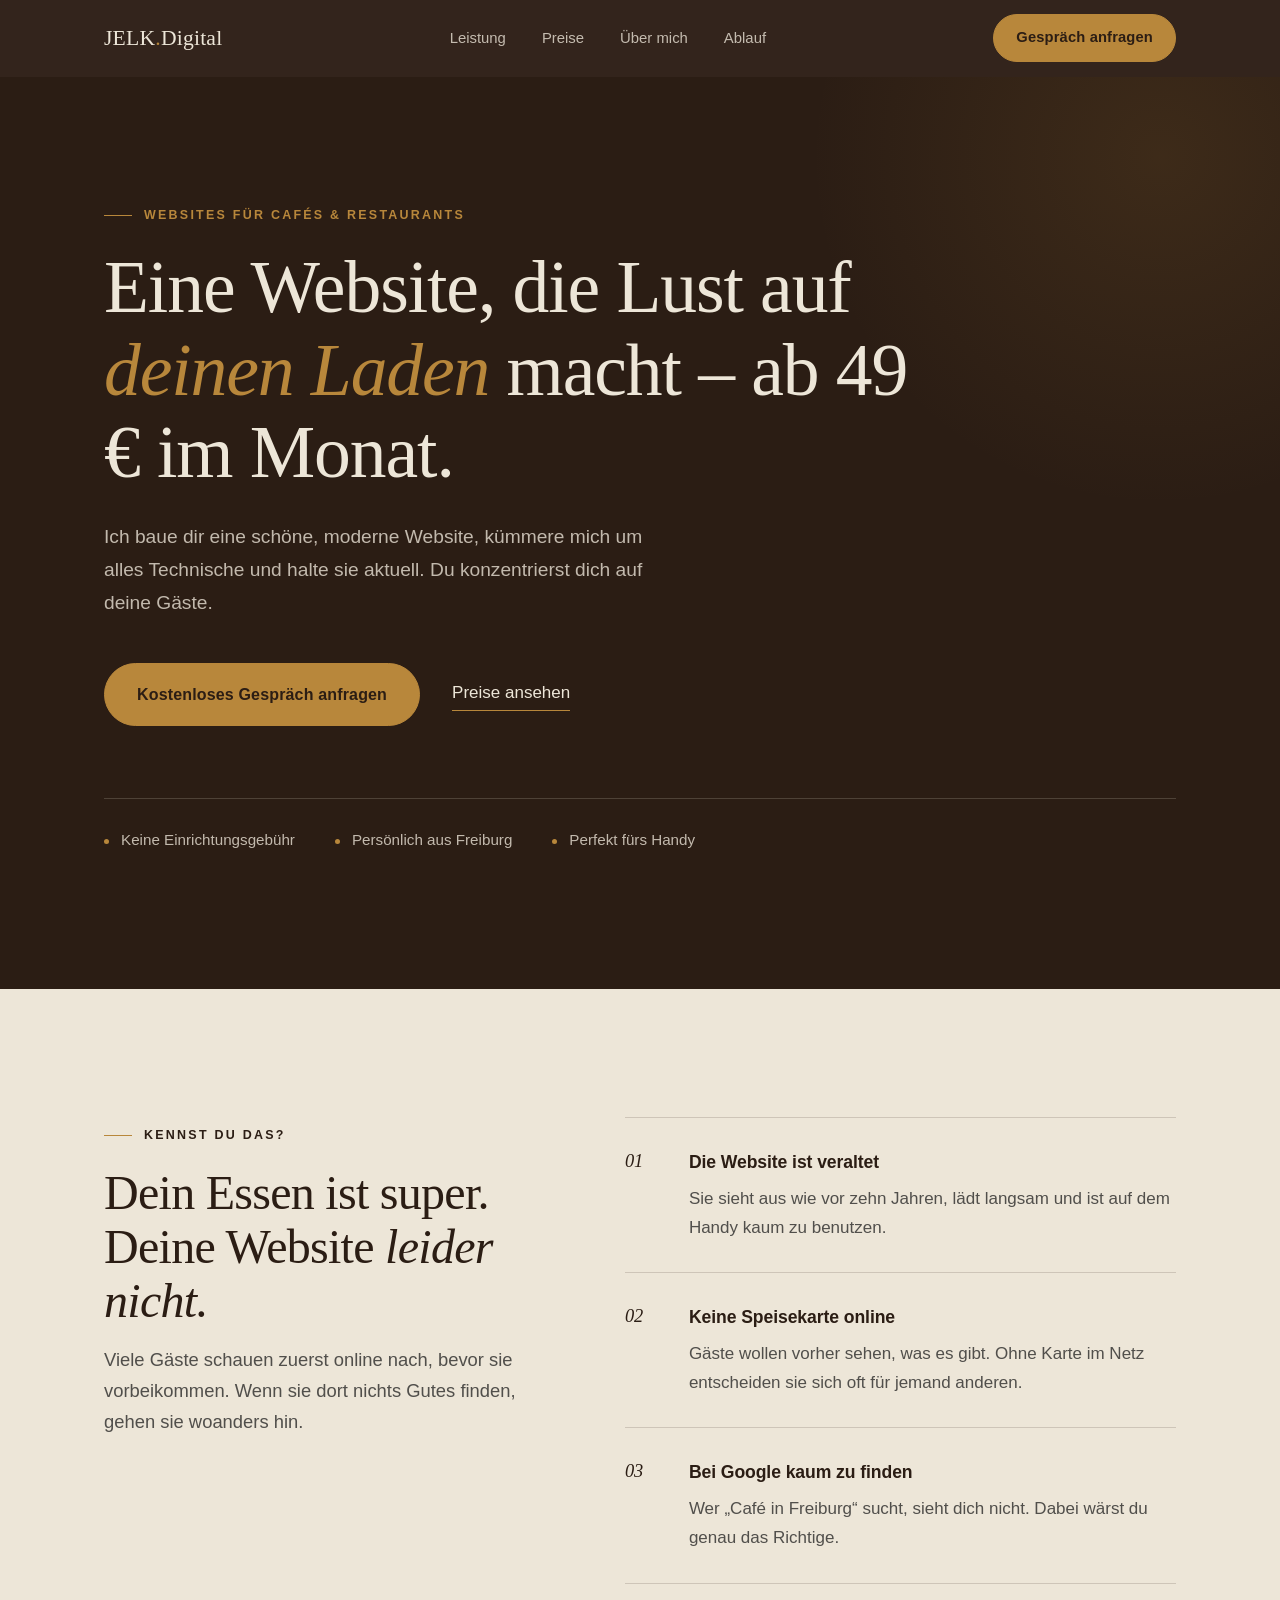
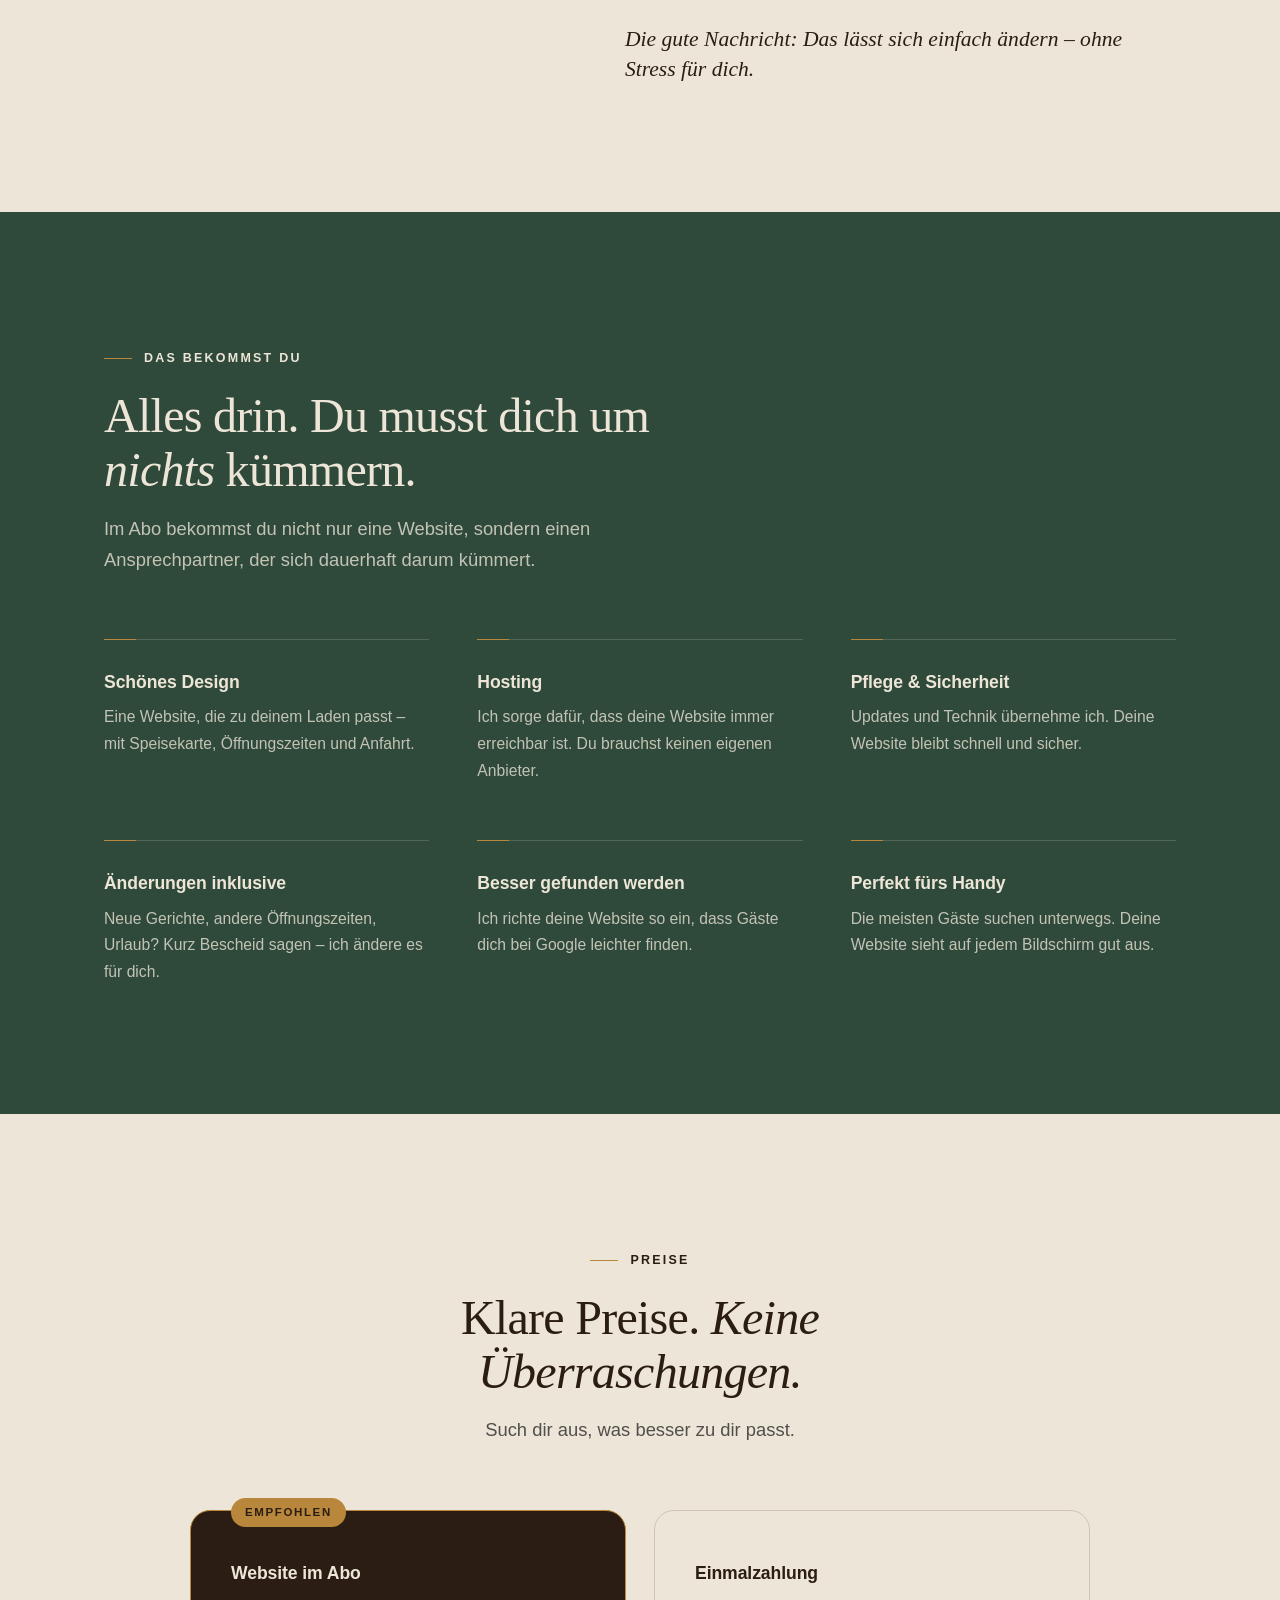
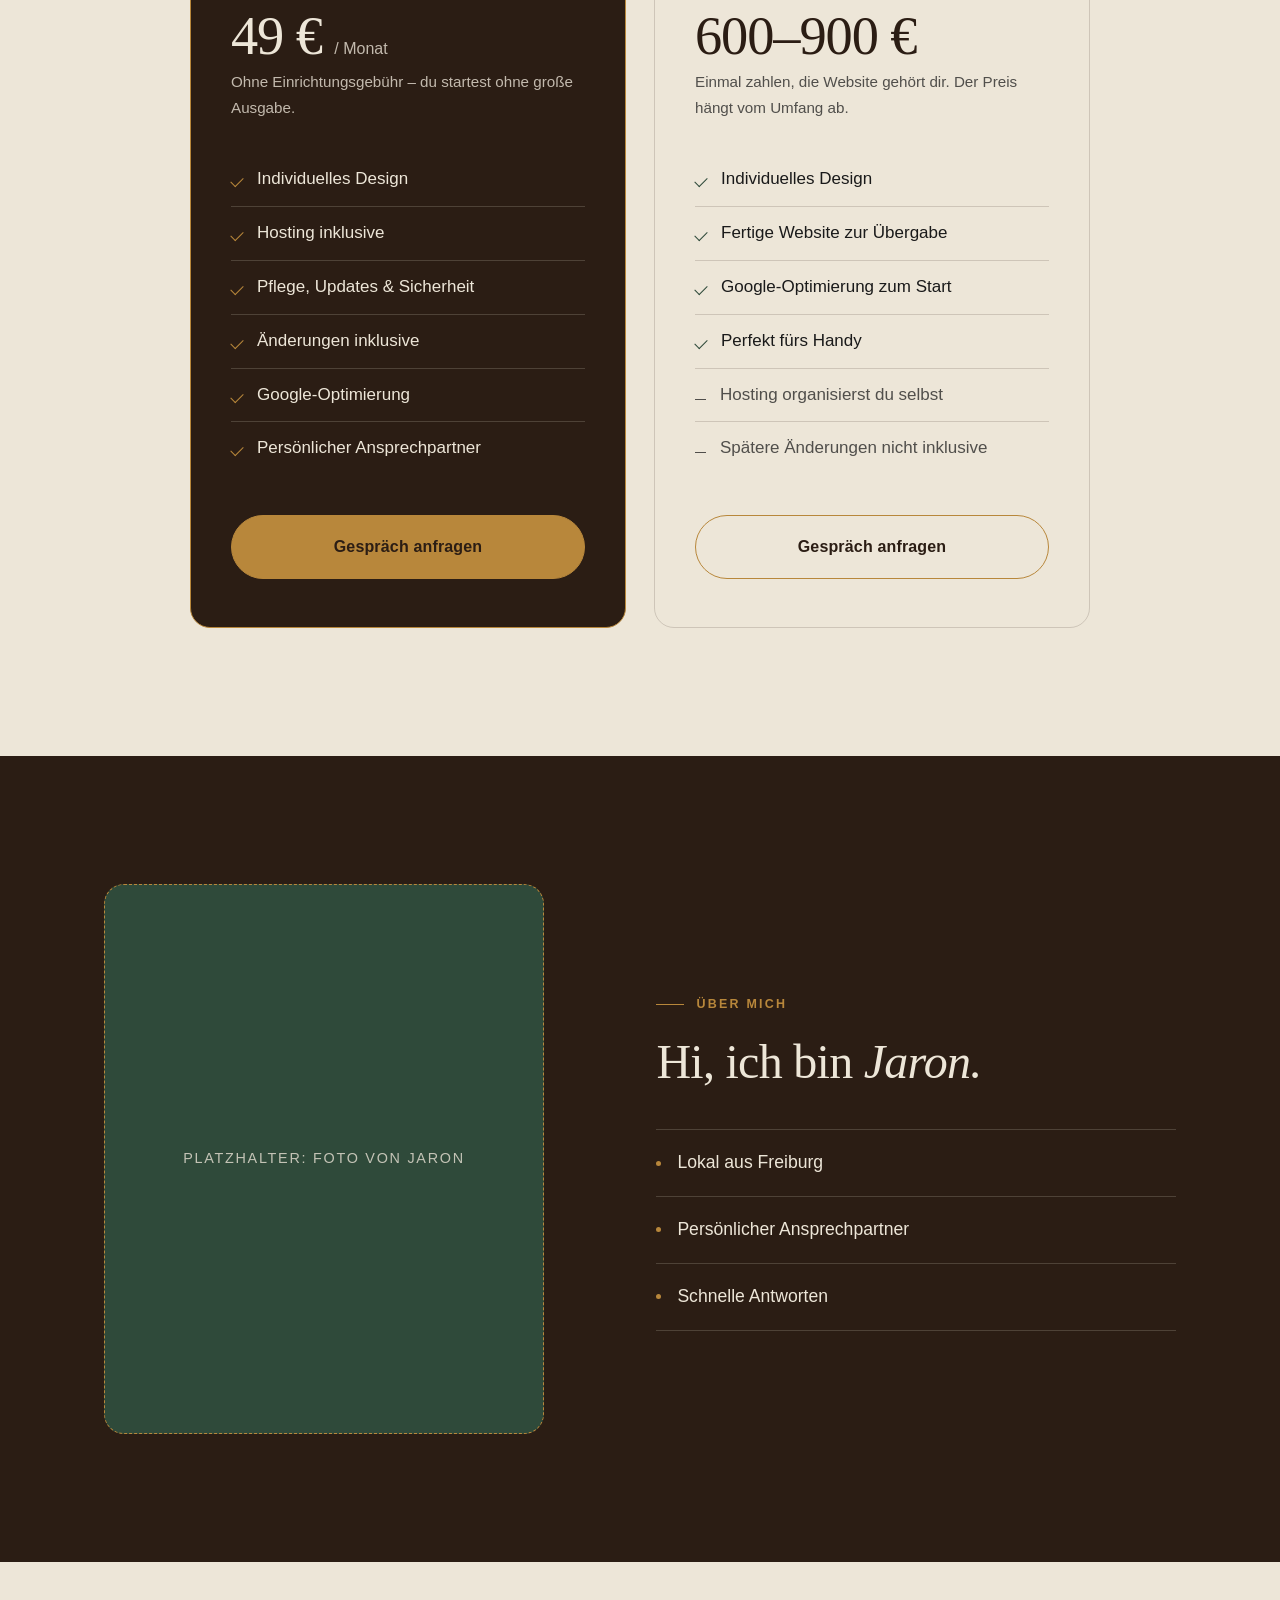
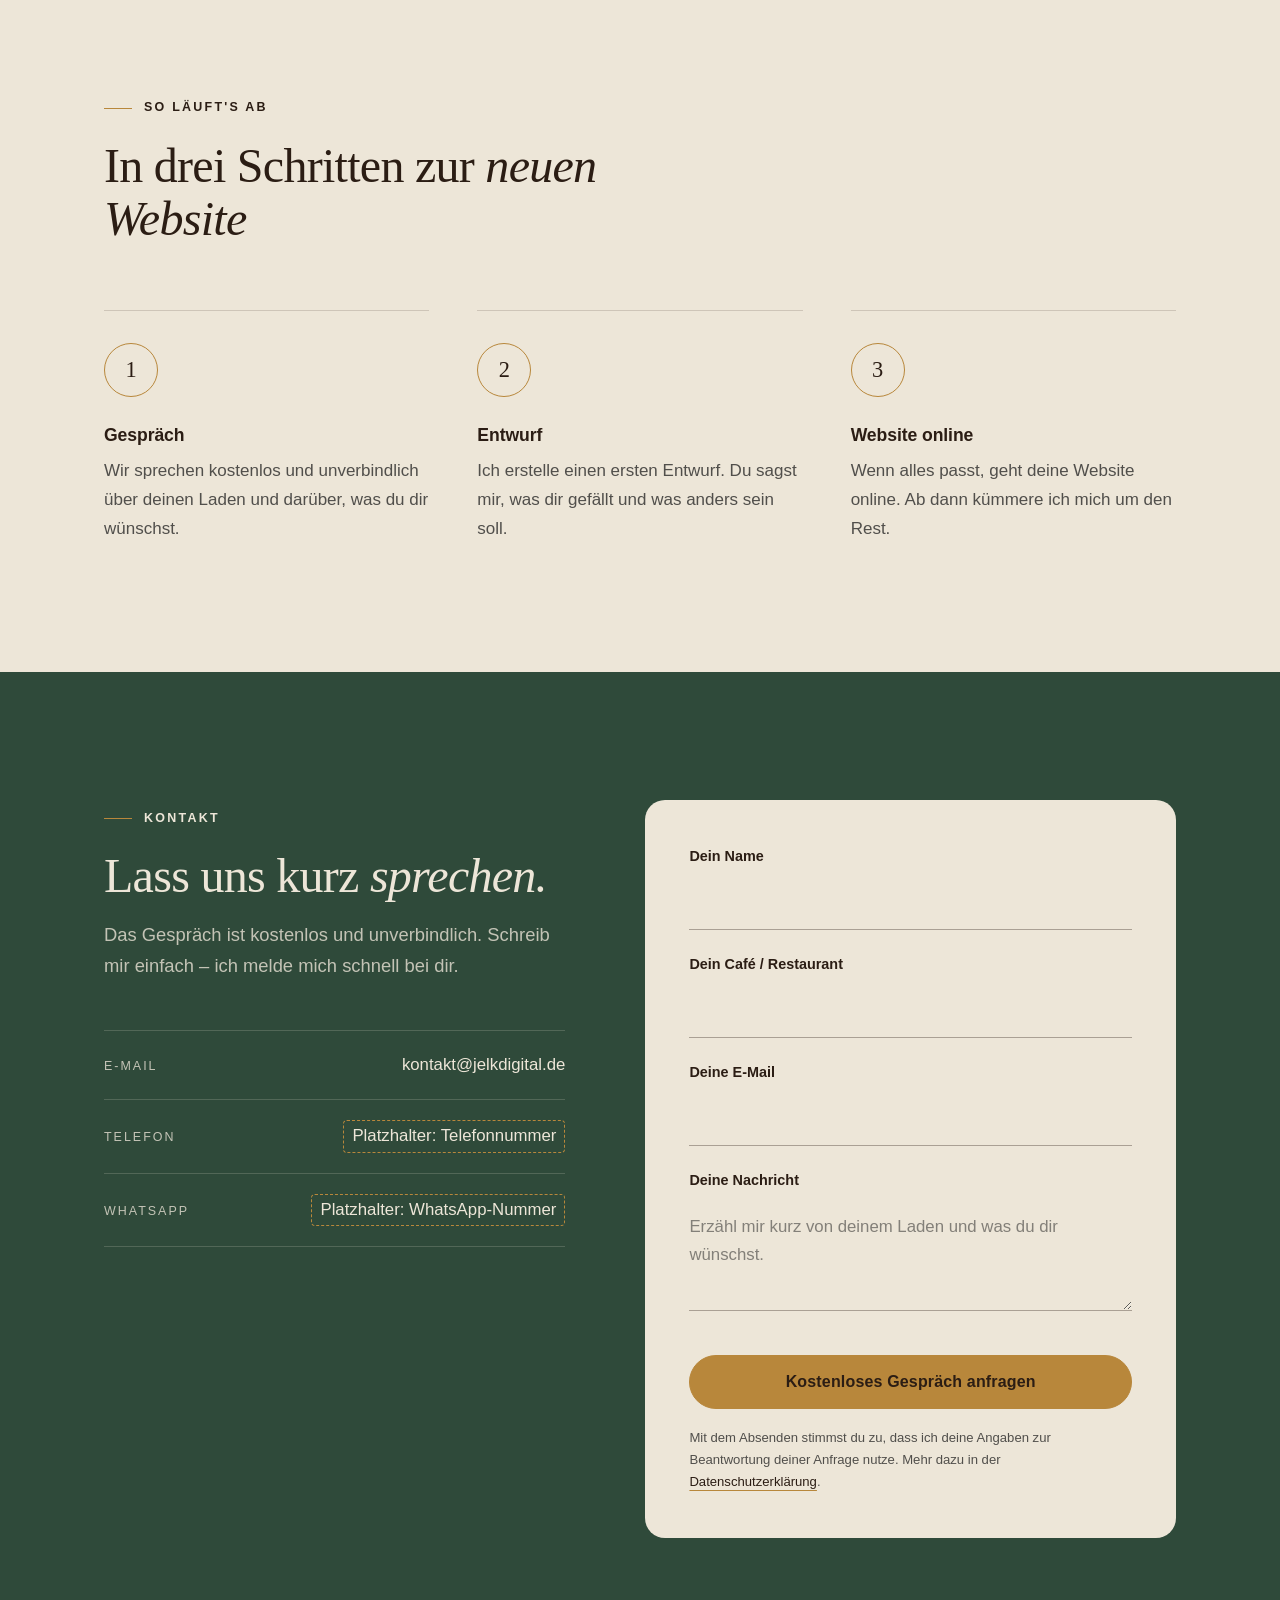
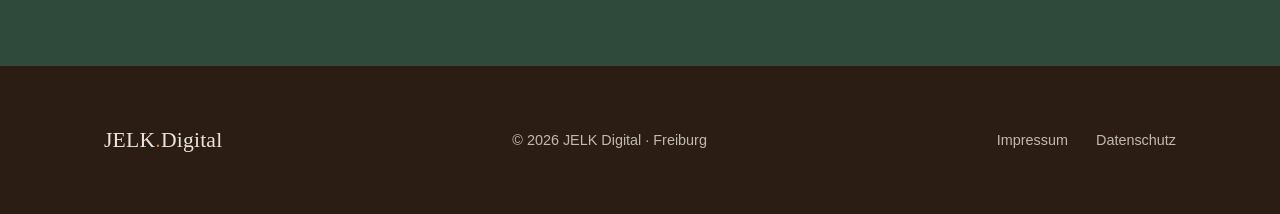
<file: alt/index-espresso.html>
<!DOCTYPE html>
<html lang="de">
<head>
<meta charset="UTF-8">
<meta name="viewport" content="width=device-width, initial-scale=1.0">
<title>JELK Digital – Websites für Cafés und Restaurants in Freiburg</title>
<meta name="description" content="Moderne Websites für Cafés und Restaurants aus Freiburg. Im Abo ab 49 € im Monat – ohne Einrichtungsgebühr. Jetzt kostenloses Gespräch anfragen.">
<style>
  :root {
    /* Palette – nur diese Farben verwenden */
    --espresso: #2B1D14;
    --wald: #2F4A3A;
    --messing: #B8873B;
    --creme: #EDE6D8;
    --text: #1A1A1A;

    /* Abgeleitet (gleiche Farben, nur transparent) */
    --text-leise: rgba(26, 26, 26, 0.74);
    --creme-leise: rgba(237, 230, 216, 0.78);
    --linie-hell: rgba(43, 29, 20, 0.16);
    --linie-dunkel: rgba(237, 230, 216, 0.18);

    --serif: "Iowan Old Style", "Palatino Linotype", Palatino, "Book Antiqua", Georgia, serif;
    --sans: -apple-system, BlinkMacSystemFont, "Segoe UI", Roboto, "Helvetica Neue", Arial, sans-serif;
  }

  * { box-sizing: border-box; margin: 0; padding: 0; }
  html { scroll-behavior: smooth; }
  body {
    font-family: var(--sans);
    font-size: 1.0625rem;
    line-height: 1.7;
    color: var(--text);
    background: var(--creme);
    -webkit-font-smoothing: antialiased;
  }
  img { max-width: 100%; display: block; }

  h1, h2 { font-family: var(--serif); font-weight: 400; color: var(--espresso); line-height: 1.12; letter-spacing: -0.015em; }
  h1 { font-size: clamp(2.5rem, 7vw, 4.6rem); }
  h2 { font-size: clamp(2rem, 4.8vw, 3rem); margin-bottom: 1rem; }
  h3 { font-family: var(--sans); font-size: 1.1rem; font-weight: 600; color: var(--espresso); margin-bottom: 0.4rem; letter-spacing: -0.005em; }
  h1 em, h2 em { font-style: italic; }

  .container { width: 100%; max-width: 1120px; margin: 0 auto; padding: 0 24px; }
  section { padding: 128px 0; }
  .einleitung { max-width: 600px; margin-bottom: 64px; }
  .einleitung p { color: var(--text-leise); font-size: 1.15rem; }
  .zentriert { text-align: center; margin-left: auto; margin-right: auto; }

  .kicker {
    display: inline-flex; align-items: center; gap: 12px;
    font-size: 0.78rem; font-weight: 600; letter-spacing: 0.18em; text-transform: uppercase;
    color: var(--espresso); margin-bottom: 20px;
  }
  .kicker::before { content: ""; width: 28px; height: 1px; background: var(--messing); }

  /* Links: auf hellem Grund dunkel mit Messing-Unterstrich (Messing als Text ist auf Creme zu kontrastarm) */
  a { color: var(--espresso); text-decoration-color: var(--messing); text-underline-offset: 4px; text-decoration-thickness: 1px; }

  /* Dunkle Abschnitte */
  .dunkel, .gruen { color: var(--creme); }
  .dunkel { background: var(--espresso); }
  .gruen { background: var(--wald); }
  .dunkel h1, .dunkel h2, .dunkel h3, .gruen h1, .gruen h2, .gruen h3 { color: var(--creme); }
  .dunkel .einleitung p, .gruen .einleitung p { color: var(--creme-leise); }
  .dunkel a:not(.btn), .gruen a:not(.btn) { color: var(--creme); }
  .dunkel .kicker { color: var(--messing); }
  .gruen .kicker { color: var(--creme); }

  /* Buttons – Messing mit dunklem Text (Kontrast ca. 5:1) */
  .btn {
    display: inline-block; text-decoration: none; font-weight: 600; font-size: 1rem; letter-spacing: 0.01em;
    padding: 17px 32px; border-radius: 999px; border: 1px solid var(--messing);
    background: var(--messing); color: var(--espresso); cursor: pointer; font-family: inherit;
    transition: filter 0.25s, transform 0.25s, background 0.25s, color 0.25s;
  }
  .btn:hover { filter: brightness(1.12); transform: translateY(-1px); }
  .btn:focus-visible, a:focus-visible, input:focus-visible, textarea:focus-visible { outline: 2px solid var(--messing); outline-offset: 4px; }
  .btn-hell { background: transparent; color: var(--espresso); }
  .btn-hell:hover { background: var(--messing); filter: none; }
  .btn-klein { padding: 10px 22px; font-size: 0.92rem; }

  .textlink { font-weight: 500; text-decoration: none; border-bottom: 1px solid var(--messing); padding-bottom: 2px; transition: border-color 0.2s; }
  .textlink:hover { border-color: var(--creme); }

  /* Häkchen und Striche als reine CSS-Formen */
  .haken { list-style: none; }
  .haken li { display: flex; gap: 14px; align-items: baseline; }
  .haken li::before {
    content: ""; flex-shrink: 0; width: 11px; height: 6px; margin-bottom: 3px;
    border-left: 1.5px solid currentColor; border-bottom: 1.5px solid currentColor;
    transform: rotate(-45deg); color: var(--messing);
  }
  .haken li.nein { color: var(--text-leise); }
  .haken li.nein::before { height: 0; border-left: none; transform: none; color: var(--text-leise); }

  /* Header */
  header {
    position: sticky; top: 0; z-index: 50;
    background: rgba(43, 29, 20, 0.96); backdrop-filter: blur(10px);
    border-bottom: 1px solid transparent; transition: border-color 0.25s;
  }
  header.gescrollt { border-bottom-color: var(--linie-dunkel); }
  .nav { display: flex; align-items: center; justify-content: space-between; height: 76px; gap: 16px; }
  .logo { font-family: var(--serif); font-size: 1.35rem; color: var(--creme); text-decoration: none; letter-spacing: 0.01em; }
  .logo span { color: var(--messing); }
  .nav-links { display: flex; gap: 36px; list-style: none; }
  .nav-links a { color: var(--creme-leise); text-decoration: none; font-size: 0.93rem; transition: color 0.2s; }
  .nav-links a:hover { color: var(--creme); }

  /* Hero */
  .hero { padding: 120px 0 136px; position: relative; overflow: hidden; }
  .hero::before {
    content: ""; position: absolute; width: 760px; height: 760px; border-radius: 50%;
    background: radial-gradient(circle, rgba(184, 135, 59, 0.13), transparent 65%);
    top: -300px; right: -260px; pointer-events: none;
  }
  .hero-inhalt { max-width: 820px; position: relative; }
  .hero h1 em { color: var(--messing); }
  .hero p { font-size: 1.2rem; color: var(--creme-leise); margin: 28px 0 44px; max-width: 560px; }
  .hero-aktionen { display: flex; flex-wrap: wrap; align-items: center; gap: 20px 32px; }
  .hero-vorteile {
    display: flex; flex-wrap: wrap; gap: 12px 40px; list-style: none;
    margin-top: 72px; padding-top: 28px; border-top: 1px solid var(--linie-dunkel);
    font-size: 0.95rem; color: var(--creme-leise);
  }
  .hero-vorteile li::before { content: ""; display: inline-block; width: 5px; height: 5px; border-radius: 50%; background: var(--messing); margin-right: 12px; vertical-align: middle; }

  /* Zweispaltiger Aufbau */
  .split { display: grid; grid-template-columns: 1fr 1.25fr; gap: 80px; align-items: start; }
  .split .einleitung { margin-bottom: 0; }

  /* Problem */
  .problem-liste { list-style: none; counter-reset: problem; }
  .problem-liste li {
    display: grid; grid-template-columns: 56px 1fr; gap: 8px;
    padding: 30px 0; border-top: 1px solid var(--linie-hell);
  }
  .problem-liste li:last-child { border-bottom: 1px solid var(--linie-hell); }
  .problem-liste li::before {
    counter-increment: problem; content: "0" counter(problem);
    font-family: var(--serif); font-style: italic; font-size: 1.15rem; color: var(--espresso); line-height: 1.5;
  }
  .problem-liste p { color: var(--text-leise); }
  .problem-fazit { margin-top: 40px; font-family: var(--serif); font-style: italic; font-size: 1.35rem; color: var(--espresso); line-height: 1.4; }

  /* Leistung */
  .leistung-liste { display: grid; grid-template-columns: repeat(3, 1fr); gap: 56px 48px; }
  .leistung { padding-top: 28px; border-top: 1px solid var(--linie-dunkel); position: relative; }
  .leistung::before { content: ""; position: absolute; top: -1px; left: 0; width: 32px; height: 1px; background: var(--messing); }
  .leistung p { color: var(--creme-leise); font-size: 0.98rem; }

  /* Preise */
  .preis-raster { display: grid; gap: 28px; grid-template-columns: repeat(2, 1fr); max-width: 900px; margin: 0 auto; align-items: stretch; }
  .preis-karte { border: 1px solid var(--linie-hell); border-radius: 20px; padding: 48px 40px; display: flex; flex-direction: column; position: relative; }
  .preis-karte.empfohlen { background: var(--espresso); border-color: var(--messing); color: var(--creme); }
  .preis-karte.empfohlen h3, .preis-karte.empfohlen .preis { color: var(--creme); }
  .preis-karte.empfohlen .preis-info, .preis-karte.empfohlen .preis small { color: var(--creme-leise); }
  .preis-karte.empfohlen .haken li { border-bottom-color: var(--linie-dunkel); }
  .abzeichen {
    position: absolute; top: -13px; left: 40px; background: var(--messing); color: var(--espresso);
    font-size: 0.72rem; font-weight: 700; padding: 5px 14px; border-radius: 999px; letter-spacing: 0.14em; text-transform: uppercase;
  }
  .preis { font-family: var(--serif); font-size: 3.4rem; color: var(--espresso); margin: 14px 0 6px; line-height: 1; letter-spacing: -0.02em; }
  .preis small { font-family: var(--sans); font-size: 1rem; color: var(--text-leise); letter-spacing: 0; }
  .preis-info { color: var(--text-leise); font-size: 0.95rem; margin-bottom: 32px; min-height: 3.2em; }
  .preis-karte .haken { margin-bottom: 40px; flex-grow: 1; }
  .preis-karte .haken li { padding: 12px 0; border-bottom: 1px solid var(--linie-hell); }
  .preis-karte .haken li:last-child { border-bottom: none; }
  .preis-karte:not(.empfohlen) .haken li:not(.nein)::before { color: var(--wald); }
  .preis-karte .btn { text-align: center; }

  /* Über mich */
  .ueber { display: grid; gap: 80px; grid-template-columns: 1fr 1.1fr; align-items: center; }
  .foto-platzhalter {
    aspect-ratio: 4 / 5; border-radius: 20px; background: var(--wald);
    border: 1px dashed var(--messing); display: grid; place-items: center; text-align: center;
    color: var(--creme-leise); font-size: 0.9rem; letter-spacing: 0.12em; text-transform: uppercase; padding: 20px; max-width: 440px; width: 100%;
  }
  .ueber-punkte { list-style: none; margin-top: 40px; }
  .ueber-punkte li { padding: 18px 0; border-top: 1px solid var(--linie-dunkel); font-size: 1.1rem; color: var(--creme); display: flex; gap: 16px; align-items: center; }
  .ueber-punkte li:last-child { border-bottom: 1px solid var(--linie-dunkel); }
  .ueber-punkte li::before { content: ""; width: 5px; height: 5px; border-radius: 50%; background: var(--messing); flex-shrink: 0; }

  /* Ablauf */
  .schritte { display: grid; gap: 48px; grid-template-columns: repeat(3, 1fr); counter-reset: schritt; list-style: none; }
  .schritt { padding-top: 32px; border-top: 1px solid var(--linie-hell); }
  .schritt::before {
    counter-increment: schritt; content: counter(schritt);
    display: grid; place-items: center; width: 52px; height: 52px; border-radius: 50%;
    border: 1px solid var(--messing); color: var(--espresso);
    font-family: var(--serif); font-size: 1.4rem; margin-bottom: 24px;
  }
  .schritt p { color: var(--text-leise); }

  /* Kontakt */
  .kontakt-raster { display: grid; gap: 80px; grid-template-columns: 1fr 1.15fr; align-items: start; }
  .kontakt-raster .einleitung { margin-bottom: 48px; }
  .kontakt-wege { list-style: none; }
  .kontakt-wege li { border-top: 1px solid var(--linie-dunkel); }
  .kontakt-wege li:last-child { border-bottom: 1px solid var(--linie-dunkel); }
  .kontakt-weg { display: flex; justify-content: space-between; align-items: baseline; gap: 16px; flex-wrap: wrap; padding: 20px 0; text-decoration: none; }
  .kontakt-weg .label { font-size: 0.78rem; letter-spacing: 0.16em; text-transform: uppercase; color: var(--creme-leise); }
  .kontakt-weg .wert { color: var(--creme); font-size: 1.05rem; transition: color 0.2s; }
  .kontakt-weg:hover .wert { text-decoration: underline; text-decoration-color: var(--messing); text-underline-offset: 4px; }

  form { background: var(--creme); color: var(--text); padding: 44px; border-radius: 20px; }
  .gruen form a:not(.btn) { color: var(--espresso); }
  .feld { margin-bottom: 22px; }
  label { display: block; font-weight: 600; color: var(--espresso); margin-bottom: 8px; font-size: 0.9rem; }
  input, textarea {
    width: 100%; padding: 12px 0; font: inherit; font-size: 1.05rem; color: var(--text);
    border: none; border-bottom: 1px solid rgba(43, 29, 20, 0.35); border-radius: 0; background: transparent; transition: border-color 0.2s;
  }
  input::placeholder, textarea::placeholder { color: rgba(26, 26, 26, 0.5); }
  input:focus, textarea:focus { border-bottom-color: var(--messing); outline: none; box-shadow: 0 1px 0 0 var(--messing); }
  textarea { min-height: 110px; resize: vertical; }
  form .btn { width: 100%; margin-top: 12px; }
  .form-hinweis { font-size: 0.82rem; color: var(--text-leise); margin-top: 18px; }
  .form-meldung { display: none; margin-top: 18px; padding: 14px 16px; border-left: 2px solid var(--messing); color: var(--text); }
  .platzhalter { border: 1px dashed var(--messing); padding: 1px 8px; border-radius: 4px; font-size: 0.85em; }

  /* Footer */
  footer { background: var(--espresso); color: var(--creme-leise); padding: 56px 0; font-size: 0.9rem; }
  .footer-inhalt { display: flex; flex-wrap: wrap; justify-content: space-between; gap: 20px; align-items: center; }
  footer nav { display: flex; gap: 28px; }
  footer a { color: var(--creme-leise); text-decoration: none; transition: color 0.2s; }
  footer a:hover { color: var(--creme); }

  /* Platzhalter-Seiten (Impressum / Datenschutz) */
  .unterseite {
    display: none; position: fixed; inset: 0; z-index: 100; background: var(--creme);
    overflow-y: auto; padding: 48px 0 80px;
  }
  .unterseite:target { display: block; }
  .unterseite .container { max-width: 760px; }
  .unterseite h1 { font-size: 2.6rem; margin: 32px 0 24px; }
  .unterseite h2 { font-size: 1.4rem; margin: 32px 0 8px; }
  .zurueck { display: inline-block; font-weight: 500; text-decoration: none; }

  /* Einblenden beim Scrollen */
  .einblenden { opacity: 0; transform: translateY(16px); transition: opacity 0.7s ease, transform 0.7s ease; }
  .einblenden.sichtbar { opacity: 1; transform: none; }
  @media (prefers-reduced-motion: reduce) {
    html { scroll-behavior: auto; }
    .einblenden { opacity: 1; transform: none; transition: none; }
    .btn:hover { transform: none; }
  }

  /* Tablet */
  @media (max-width: 960px) {
    .nav-links { display: none; }
    .split, .ueber, .kontakt-raster { grid-template-columns: 1fr; gap: 56px; }
    .leistung-liste { grid-template-columns: repeat(2, 1fr); }
    .foto-platzhalter { max-width: 360px; }
  }
  /* Handy */
  @media (max-width: 640px) {
    section { padding: 88px 0; }
    .container { padding: 0 20px; }
    .hero { padding: 72px 0 88px; }
    .hero-aktionen .btn { width: 100%; text-align: center; }
    .hero-vorteile { flex-direction: column; margin-top: 56px; }
    .nav { height: 68px; }
    .nav .btn-klein { padding: 9px 16px; font-size: 0.85rem; }
    .leistung-liste, .schritte, .preis-raster { grid-template-columns: 1fr; gap: 40px; }
    .preis-raster { gap: 36px; }
    .preis-karte { padding: 40px 26px; }
    .abzeichen { left: 26px; }
    .preis-info { min-height: 0; }
    .einleitung { margin-bottom: 48px; }
    form { padding: 30px 24px; }
    .footer-inhalt { flex-direction: column; align-items: flex-start; }
  }
</style>
</head>
<body>

<header id="kopf">
  <div class="container nav">
    <a href="#start" class="logo">JELK<span>.</span>Digital</a>
    <ul class="nav-links">
      <li><a href="#leistung">Leistung</a></li>
      <li><a href="#preise">Preise</a></li>
      <li><a href="#ueber-mich">Über mich</a></li>
      <li><a href="#ablauf">Ablauf</a></li>
    </ul>
    <a href="#kontakt" class="btn btn-klein">Gespräch anfragen</a>
  </div>
</header>

<main id="start">

  <!-- 1. HERO -->
  <section class="hero dunkel">
    <div class="container">
      <div class="hero-inhalt">
        <span class="kicker">Websites für Cafés &amp; Restaurants</span>
        <h1>Eine Website, die Lust auf <em>deinen Laden</em> macht – ab 49 € im Monat.</h1>
        <p>Ich baue dir eine schöne, moderne Website, kümmere mich um alles Technische und halte sie aktuell. Du konzentrierst dich auf deine Gäste.</p>
        <div class="hero-aktionen">
          <a href="#kontakt" class="btn">Kostenloses Gespräch anfragen</a>
          <a href="#preise" class="textlink">Preise ansehen</a>
        </div>
      </div>
      <ul class="hero-vorteile">
        <li>Keine Einrichtungsgebühr</li>
        <li>Persönlich aus Freiburg</li>
        <li>Perfekt fürs Handy</li>
      </ul>
    </div>
  </section>

  <!-- 2. PROBLEM -->
  <section class="problem">
    <div class="container split">
      <div class="einleitung einblenden">
        <span class="kicker">Kennst du das?</span>
        <h2>Dein Essen ist super. Deine Website <em>leider nicht.</em></h2>
        <p>Viele Gäste schauen zuerst online nach, bevor sie vorbeikommen. Wenn sie dort nichts Gutes finden, gehen sie woanders hin.</p>
      </div>
      <div>
        <ol class="problem-liste">
          <li class="einblenden">
            <div>
              <h3>Die Website ist veraltet</h3>
              <p>Sie sieht aus wie vor zehn Jahren, lädt langsam und ist auf dem Handy kaum zu benutzen.</p>
            </div>
          </li>
          <li class="einblenden">
            <div>
              <h3>Keine Speisekarte online</h3>
              <p>Gäste wollen vorher sehen, was es gibt. Ohne Karte im Netz entscheiden sie sich oft für jemand anderen.</p>
            </div>
          </li>
          <li class="einblenden">
            <div>
              <h3>Bei Google kaum zu finden</h3>
              <p>Wer „Café in Freiburg“ sucht, sieht dich nicht. Dabei wärst du genau das Richtige.</p>
            </div>
          </li>
        </ol>
        <p class="problem-fazit einblenden">Die gute Nachricht: Das lässt sich einfach ändern – ohne Stress für dich.</p>
      </div>
    </div>
  </section>

  <!-- 3. LEISTUNG -->
  <section id="leistung" class="gruen">
    <div class="container">
      <div class="einleitung einblenden">
        <span class="kicker">Das bekommst du</span>
        <h2>Alles drin. Du musst dich um <em>nichts</em> kümmern.</h2>
        <p>Im Abo bekommst du nicht nur eine Website, sondern einen Ansprechpartner, der sich dauerhaft darum kümmert.</p>
      </div>
      <div class="leistung-liste">
        <div class="leistung einblenden">
          <h3>Schönes Design</h3>
          <p>Eine Website, die zu deinem Laden passt – mit Speisekarte, Öffnungszeiten und Anfahrt.</p>
        </div>
        <div class="leistung einblenden">
          <h3>Hosting</h3>
          <p>Ich sorge dafür, dass deine Website immer erreichbar ist. Du brauchst keinen eigenen Anbieter.</p>
        </div>
        <div class="leistung einblenden">
          <h3>Pflege &amp; Sicherheit</h3>
          <p>Updates und Technik übernehme ich. Deine Website bleibt schnell und sicher.</p>
        </div>
        <div class="leistung einblenden">
          <h3>Änderungen inklusive</h3>
          <p>Neue Gerichte, andere Öffnungszeiten, Urlaub? Kurz Bescheid sagen – ich ändere es für dich.</p>
        </div>
        <div class="leistung einblenden">
          <h3>Besser gefunden werden</h3>
          <p>Ich richte deine Website so ein, dass Gäste dich bei Google leichter finden.</p>
        </div>
        <div class="leistung einblenden">
          <h3>Perfekt fürs Handy</h3>
          <p>Die meisten Gäste suchen unterwegs. Deine Website sieht auf jedem Bildschirm gut aus.</p>
        </div>
      </div>
    </div>
  </section>

  <!-- 4. PREISE -->
  <section id="preise" class="preise">
    <div class="container">
      <div class="einleitung zentriert einblenden">
        <span class="kicker">Preise</span>
        <h2>Klare Preise. <em>Keine Überraschungen.</em></h2>
        <p>Such dir aus, was besser zu dir passt.</p>
      </div>
      <div class="preis-raster">
        <div class="preis-karte empfohlen einblenden">
          <span class="abzeichen">Empfohlen</span>
          <h3>Website im Abo</h3>
          <div class="preis">49 € <small>/ Monat</small></div>
          <p class="preis-info">Ohne Einrichtungsgebühr – du startest ohne große Ausgabe.</p>
          <ul class="haken">
            <li>Individuelles Design</li>
            <li>Hosting inklusive</li>
            <li>Pflege, Updates &amp; Sicherheit</li>
            <li>Änderungen inklusive</li>
            <li>Google-Optimierung</li>
            <li>Persönlicher Ansprechpartner</li>
          </ul>
          <a href="#kontakt" class="btn">Gespräch anfragen</a>
        </div>
        <div class="preis-karte einblenden">
          <h3>Einmalzahlung</h3>
          <div class="preis">600–900 €</div>
          <p class="preis-info">Einmal zahlen, die Website gehört dir. Der Preis hängt vom Umfang ab.</p>
          <ul class="haken">
            <li>Individuelles Design</li>
            <li>Fertige Website zur Übergabe</li>
            <li>Google-Optimierung zum Start</li>
            <li>Perfekt fürs Handy</li>
            <li class="nein">Hosting organisierst du selbst</li>
            <li class="nein">Spätere Änderungen nicht inklusive</li>
          </ul>
          <a href="#kontakt" class="btn btn-hell">Gespräch anfragen</a>
        </div>
      </div>
    </div>
  </section>

  <!-- 5. ÜBER MICH -->
  <section id="ueber-mich" class="dunkel">
    <div class="container ueber">
      <!-- PLATZHALTER: Foto. Ersetze das div durch: <img src="jaron.jpg" alt="Jaron von JELK Digital" style="border-radius:20px"> -->
      <div class="foto-platzhalter einblenden">Platzhalter: Foto von Jaron</div>
      <div class="einblenden">
        <span class="kicker">Über mich</span>
        <h2>Hi, ich bin <em>Jaron.</em></h2>
        <ul class="ueber-punkte">
          <li>Lokal aus Freiburg</li>
          <li>Persönlicher Ansprechpartner</li>
          <li>Schnelle Antworten</li>
        </ul>
      </div>
    </div>
  </section>

  <!-- 6. ABLAUF -->
  <section id="ablauf" class="ablauf">
    <div class="container">
      <div class="einleitung einblenden">
        <span class="kicker">So läuft's ab</span>
        <h2>In drei Schritten zur <em>neuen Website</em></h2>
      </div>
      <ol class="schritte">
        <li class="schritt einblenden">
          <h3>Gespräch</h3>
          <p>Wir sprechen kostenlos und unverbindlich über deinen Laden und darüber, was du dir wünschst.</p>
        </li>
        <li class="schritt einblenden">
          <h3>Entwurf</h3>
          <p>Ich erstelle einen ersten Entwurf. Du sagst mir, was dir gefällt und was anders sein soll.</p>
        </li>
        <li class="schritt einblenden">
          <h3>Website online</h3>
          <p>Wenn alles passt, geht deine Website online. Ab dann kümmere ich mich um den Rest.</p>
        </li>
      </ol>
    </div>
  </section>

  <!-- 7. KONTAKT -->
  <section id="kontakt" class="gruen">
    <div class="container kontakt-raster">
      <div class="einblenden">
        <div class="einleitung">
          <span class="kicker">Kontakt</span>
          <h2>Lass uns kurz <em>sprechen.</em></h2>
          <p>Das Gespräch ist kostenlos und unverbindlich. Schreib mir einfach – ich melde mich schnell bei dir.</p>
        </div>
        <ul class="kontakt-wege">
          <li>
            <a class="kontakt-weg" href="mailto:kontakt@jelkdigital.de">
              <span class="label">E-Mail</span><span class="wert">kontakt@jelkdigital.de</span>
            </a>
          </li>
          <li>
            <!-- PLATZHALTER: Telefonnummer – href="tel:+49..." und Text ersetzen -->
            <a class="kontakt-weg" href="tel:+490000000000">
              <span class="label">Telefon</span><span class="wert platzhalter">Platzhalter: Telefonnummer</span>
            </a>
          </li>
          <li>
            <!-- PLATZHALTER: WhatsApp – Nummer ohne + und ohne Leerzeichen, z. B. https://wa.me/49170... -->
            <a class="kontakt-weg" href="https://wa.me/490000000000" target="_blank" rel="noopener">
              <span class="label">WhatsApp</span><span class="wert platzhalter">Platzhalter: WhatsApp-Nummer</span>
            </a>
          </li>
        </ul>
      </div>

      <!-- PLATZHALTER: Formular-Dienst. Trag bei FORM_ZIEL unten im Script z. B. deine Formspree-Adresse ein.
           Solange es leer ist, öffnet das Formular das E-Mail-Programm des Besuchers. -->
      <form id="kontaktformular" class="einblenden" novalidate>
        <div class="feld">
          <label for="name">Dein Name</label>
          <input id="name" name="name" type="text" autocomplete="name" required>
        </div>
        <div class="feld">
          <label for="betrieb">Dein Café / Restaurant</label>
          <input id="betrieb" name="betrieb" type="text" autocomplete="organization" required>
        </div>
        <div class="feld">
          <label for="email">Deine E-Mail</label>
          <input id="email" name="email" type="email" autocomplete="email" required>
        </div>
        <div class="feld">
          <label for="nachricht">Deine Nachricht</label>
          <textarea id="nachricht" name="nachricht" placeholder="Erzähl mir kurz von deinem Laden und was du dir wünschst."></textarea>
        </div>
        <button type="submit" class="btn">Kostenloses Gespräch anfragen</button>
        <p class="form-hinweis">Mit dem Absenden stimmst du zu, dass ich deine Angaben zur Beantwortung deiner Anfrage nutze. Mehr dazu in der <a href="#datenschutz">Datenschutzerklärung</a>.</p>
        <div class="form-meldung" id="formmeldung" role="status"></div>
      </form>
    </div>
  </section>

</main>

<!-- 8. FOOTER -->
<footer>
  <div class="container footer-inhalt">
    <a href="#start" class="logo">JELK<span>.</span>Digital</a>
    <span>© <span id="jahr">2026</span> JELK Digital · Freiburg</span>
    <nav>
      <a href="#impressum">Impressum</a>
      <a href="#datenschutz">Datenschutz</a>
    </nav>
  </div>
</footer>

<!-- PLATZHALTER-SEITE: Impressum -->
<div id="impressum" class="unterseite" role="dialog" aria-label="Impressum">
  <div class="container">
    <a href="#start" class="zurueck">← Zurück zur Startseite</a>
    <h1>Impressum</h1>
    <p><span class="platzhalter">PLATZHALTER: Hier kommt dein vollständiges Impressum hin.</span></p>
    <h2>Angaben gemäß § 5 DDG</h2>
    <p><span class="platzhalter">Name / Firma</span><br><span class="platzhalter">Straße und Hausnummer</span><br><span class="platzhalter">PLZ</span> Freiburg im Breisgau</p>
    <h2>Kontakt</h2>
    <p>E-Mail: kontakt@jelkdigital.de<br>Telefon: <span class="platzhalter">PLATZHALTER</span></p>
    <h2>Verantwortlich für den Inhalt</h2>
    <p><span class="platzhalter">PLATZHALTER: Name und Anschrift</span></p>
  </div>
</div>

<!-- PLATZHALTER-SEITE: Datenschutzerklärung -->
<div id="datenschutz" class="unterseite" role="dialog" aria-label="Datenschutzerklärung">
  <div class="container">
    <a href="#start" class="zurueck">← Zurück zur Startseite</a>
    <h1>Datenschutzerklärung</h1>
    <p><span class="platzhalter">PLATZHALTER: Hier kommt deine vollständige Datenschutzerklärung hin (z. B. mit einem Datenschutz-Generator erstellt).</span></p>
    <h2>Verantwortlicher</h2>
    <p><span class="platzhalter">PLATZHALTER: Name, Anschrift, E-Mail</span></p>
    <h2>Kontaktformular</h2>
    <p><span class="platzhalter">PLATZHALTER: Welche Daten über das Formular verarbeitet werden und wofür.</span></p>
    <h2>Hosting</h2>
    <p><span class="platzhalter">PLATZHALTER: Angaben zum Hosting-Anbieter.</span></p>
  </div>
</div>

<script>
  // PLATZHALTER: Adresse deines Formular-Dienstes, z. B. "https://formspree.io/f/abcdefgh".
  // Leer lassen = Formular öffnet das E-Mail-Programm mit vorausgefüllter Nachricht.
  const FORM_ZIEL = "";
  const EMPFAENGER = "kontakt@jelkdigital.de";

  // Header-Linie beim Scrollen
  const kopf = document.getElementById("kopf");
  window.addEventListener("scroll", () => kopf.classList.toggle("gescrollt", window.scrollY > 10), { passive: true });

  // Abschnitte beim Scrollen einblenden
  const elemente = document.querySelectorAll(".einblenden");
  if ("IntersectionObserver" in window) {
    const beobachter = new IntersectionObserver((eintraege) => {
      eintraege.forEach((e) => {
        if (e.isIntersecting) { e.target.classList.add("sichtbar"); beobachter.unobserve(e.target); }
      });
    }, { threshold: 0.12 });
    elemente.forEach((el) => beobachter.observe(el));
  } else {
    elemente.forEach((el) => el.classList.add("sichtbar"));
  }

  // Jahr im Footer
  document.getElementById("jahr").textContent = new Date().getFullYear();

  // Kontaktformular
  const formular = document.getElementById("kontaktformular");
  const meldung = document.getElementById("formmeldung");

  function zeigeMeldung(text) {
    meldung.textContent = text;
    meldung.style.display = "block";
  }

  formular.addEventListener("submit", async (e) => {
    e.preventDefault();
    const daten = new FormData(formular);
    const name = daten.get("name").trim();
    const betrieb = daten.get("betrieb").trim();
    const email = daten.get("email").trim();
    const nachricht = daten.get("nachricht").trim();

    if (!name || !betrieb || !/^\S+@\S+\.\S+$/.test(email)) {
      zeigeMeldung("Bitte füll Name, Café/Restaurant und eine gültige E-Mail aus.");
      return;
    }

    if (FORM_ZIEL) {
      try {
        const antwort = await fetch(FORM_ZIEL, { method: "POST", body: daten, headers: { Accept: "application/json" } });
        if (!antwort.ok) throw new Error();
        formular.reset();
        zeigeMeldung("Danke, " + name + "! Deine Anfrage ist angekommen. Ich melde mich bald bei dir.");
      } catch {
        zeigeMeldung("Das hat leider nicht geklappt. Schreib mir gern direkt an " + EMPFAENGER + ".");
      }
      return;
    }

    const betreff = "Gesprächsanfrage von " + betrieb;
    const text = "Name: " + name + "\nCafé/Restaurant: " + betrieb + "\nE-Mail: " + email + "\n\n" + nachricht;
    window.location.href = "mailto:" + EMPFAENGER + "?subject=" + encodeURIComponent(betreff) + "&body=" + encodeURIComponent(text);
    zeigeMeldung("Dein E-Mail-Programm öffnet sich gleich. Du musst die Nachricht nur noch abschicken.");
  });
</script>
</body>
</html>
</file>
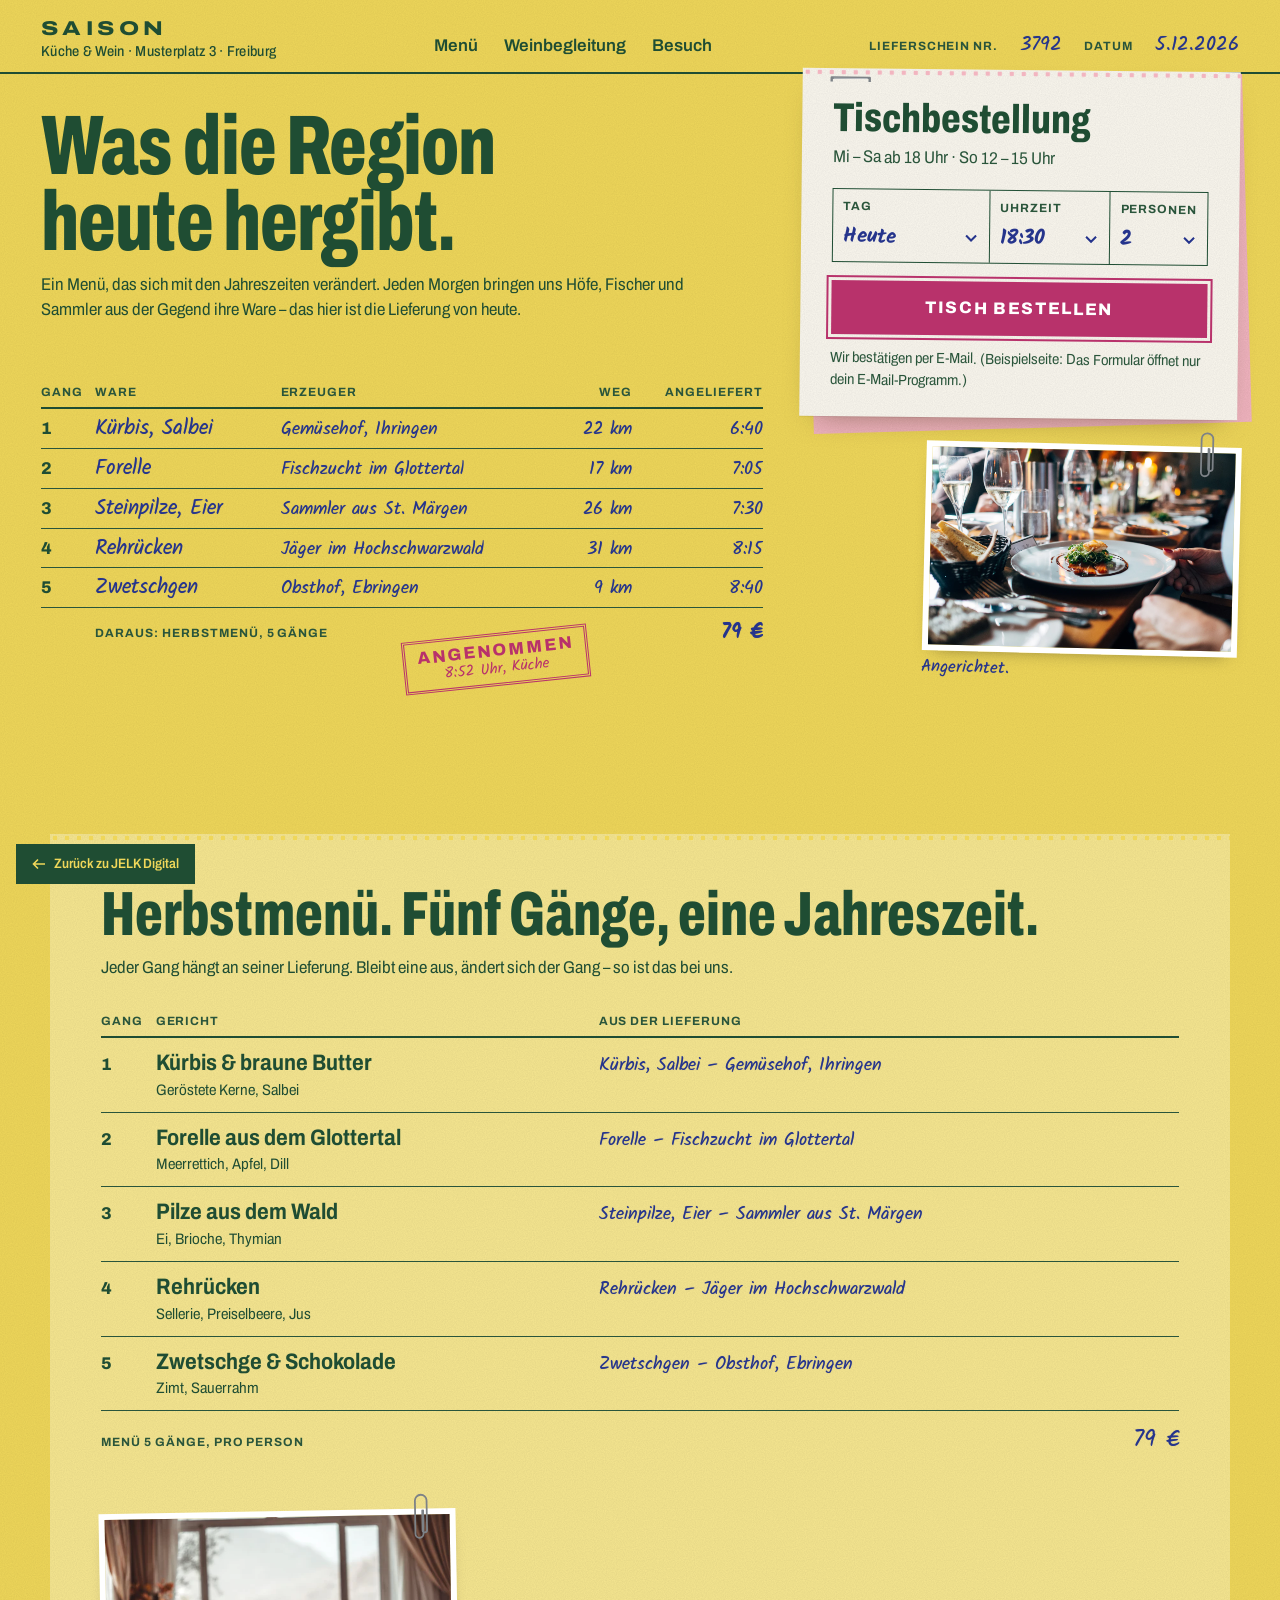
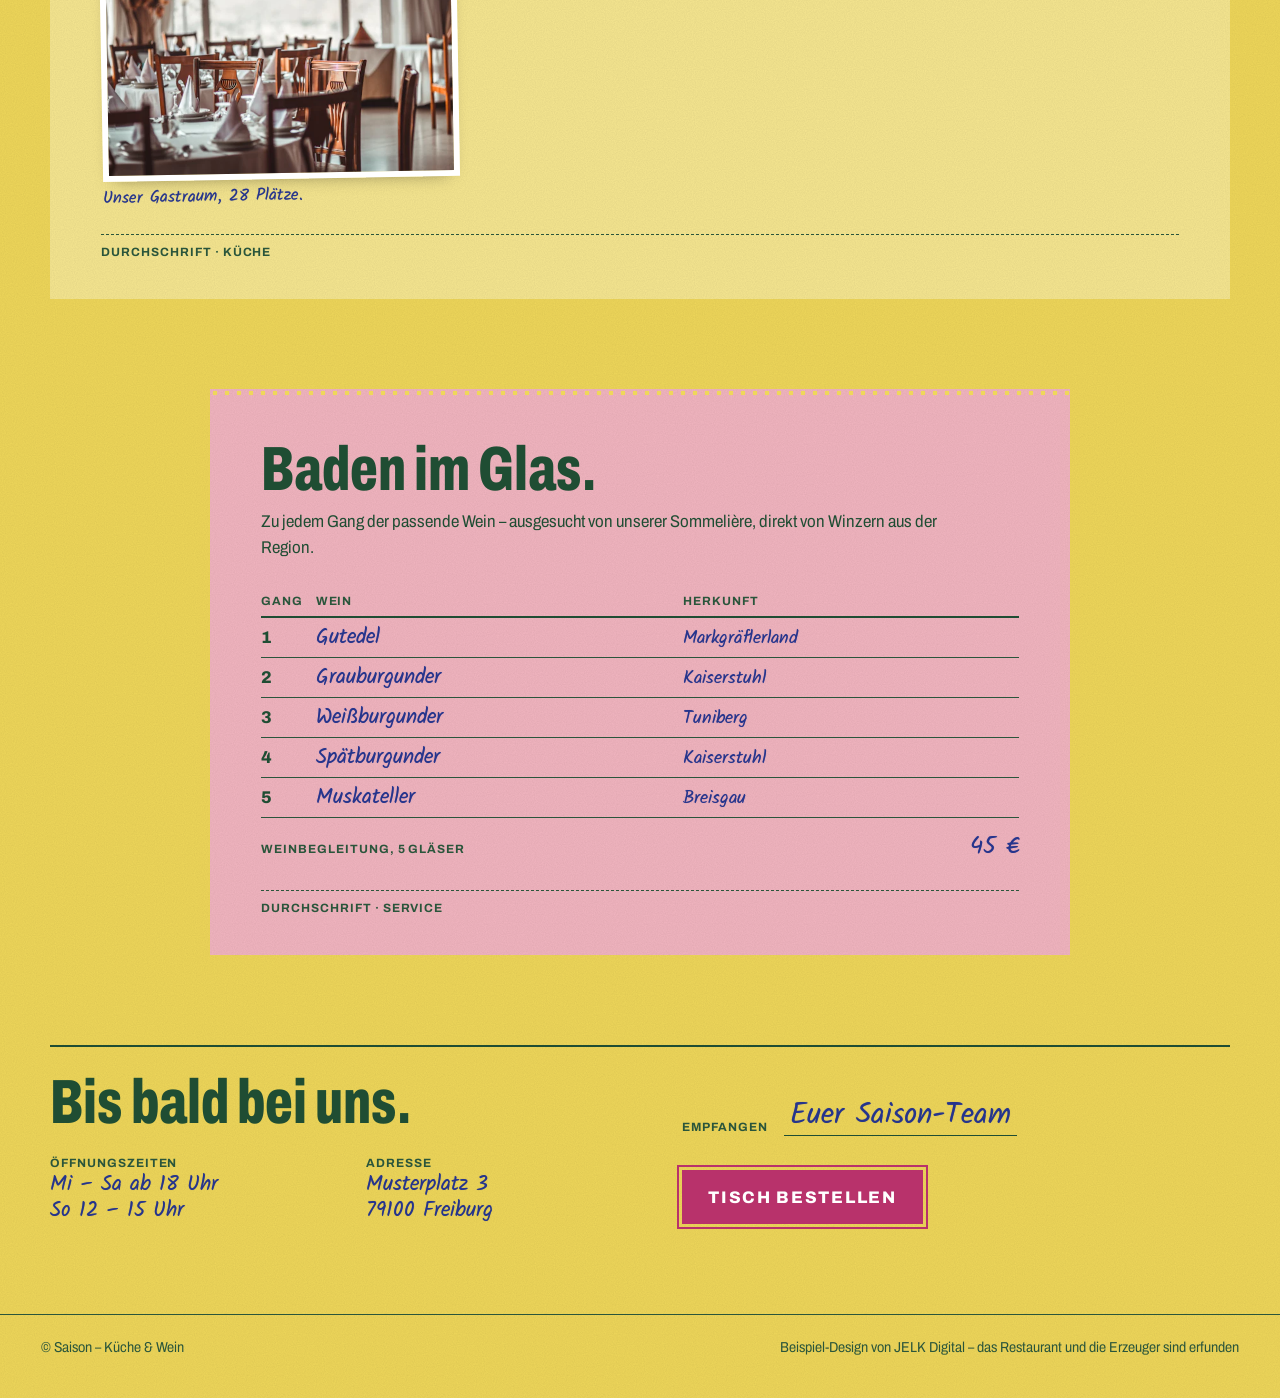
<file: beispiele/bistro.html>
<!DOCTYPE html>
<html lang="de">
<head>
<meta charset="UTF-8">
<meta name="viewport" content="width=device-width, initial-scale=1.0">
<title>Saison – Beispiel-Website von JELK Digital</title>
<meta name="robots" content="noindex">
<meta name="description" content="Saison – Küche & Wein in Freiburg: ein Menü, das sich mit den Jahreszeiten verändert, mit Zutaten von Erzeugern aus der Region. Beispiel-Website von JELK Digital.">
<link rel="stylesheet" href="../fonts/schriften.css">
<style>
  /* Beispiel-Design „Lieferschein von heute“: Durchschreibepapier, Formdruck, Blaupausen-Hand, Stempel */
  :root {
    --gelb: #efd75a; --gelb-tief: #e3c844; --rosa: #f2b5c0; --weiss: #faf7ee;
    --druck: #1f4d33; --druck-leise: #2a553b;
    --blau: #25348c; --stempel: #b8326b; --stempel-dunkel: #96244f;
    --form: "Archivo", "Arial Narrow", sans-serif;
    --hand: "Kalam", "Segoe Print", cursive;
    --rand: clamp(16px, 3.2vw, 48px);
    --raus: cubic-bezier(.16, 1, .3, 1);
    /* feine Papierfaser */
    --faser: url("data:image/svg+xml,%3Csvg xmlns='http://www.w3.org/2000/svg' width='160' height='160'%3E%3Cfilter id='f'%3E%3CfeTurbulence type='fractalNoise' baseFrequency='.9' numOctaves='2' stitchTiles='stitch'/%3E%3CfeColorMatrix values='0 0 0 0 0 0 0 0 0 0 0 0 0 0 0 0 0 0 .07 0'/%3E%3C/filter%3E%3Crect width='160' height='160' filter='url(%23f)'/%3E%3C/svg%3E");
  }
  * { box-sizing: border-box; margin: 0; padding: 0; }
  html { scrollbar-color: var(--druck) var(--gelb-tief); }
  body { font-family: var(--form); font-stretch: 87%; background: var(--gelb) var(--faser); color: var(--druck); line-height: 1.5; -webkit-font-smoothing: antialiased; font-size: 1.0625rem; caret-color: var(--blau); }
  ::selection { background: var(--blau); color: var(--weiss); }
  img { display: block; width: 100%; height: 100%; object-fit: cover; }
  a { color: inherit; text-underline-offset: 4px; }
  :focus-visible { outline: 2px solid var(--blau); outline-offset: 3px; }

  /* Handschrift durch Kohlepapier */
  .hand { font-family: var(--hand); font-stretch: normal; color: var(--blau); text-shadow: 0 0 .7px rgba(37, 52, 140, .55); line-height: 1.25; }
  .feld { font-size: .75rem; font-weight: 700; letter-spacing: .08em; text-transform: uppercase; font-stretch: 100%; color: var(--druck-leise); }

  /* Perforation an der Abrisskante */
  .blatt { position: relative; background-color: var(--weiss); background-image: var(--faser); }
  .blatt::before { content: ""; position: absolute; left: 0; right: 0; top: 0; height: 8px; background: radial-gradient(circle at 5px 4px, var(--loch, var(--gelb)) 2.2px, transparent 2.6px) 0 0 / 12px 8px repeat-x; }

  /* ---------- Formkopf ---------- */
  .kopf { display: grid; grid-template-columns: 1fr auto; gap: 10px 24px; align-items: end; padding: 18px var(--rand) 14px; border-bottom: 2px solid var(--druck); }
  .marke { font-weight: 800; font-stretch: 125%; letter-spacing: .22em; font-size: 1.25rem; line-height: 1; }
  .marke small { display: block; font-weight: 500; font-stretch: 87%; letter-spacing: .02em; font-size: .9rem; margin-top: 6px; }
  .beleg { display: flex; gap: 22px; align-items: baseline; text-align: right; }
  .beleg .hand { font-size: 1.25rem; }
  nav { grid-column: 1 / -1; }
  nav ul { list-style: none; display: flex; flex-wrap: wrap; gap: 4px 26px; font-weight: 600; font-stretch: 100%; }
  nav a { text-decoration: none; padding-block: 4px; }
  nav a:hover { text-decoration: underline; text-decoration-thickness: 2px; }

  /* ---------- Erster Bildschirm ---------- */
  .lieferung { display: grid; grid-template-areas: "kopf" "tisch" "liste"; gap: 24px;  padding: clamp(18px, 2.6vw, 36px) var(--rand) clamp(40px, 5vw, 64px); }
  h1 { font-weight: 800; font-stretch: 68%; font-size: clamp(2.9rem, 1.6rem + 4.6vw, 5.75rem); line-height: .9; letter-spacing: -.01em; text-wrap: balance; }
  .einleitung { max-width: 40em; margin-top: 12px; color: var(--druck); }

  .posten { width: 100%; border-collapse: collapse; margin-top: clamp(16px, 2vw, 26px); font-variant-numeric: tabular-nums; }
  .posten th { text-align: left; padding: 6px 10px 6px 0; border-bottom: 2px solid var(--druck); vertical-align: bottom; }
  .posten td { padding: 7px 10px 6px 0; border-bottom: 1px solid var(--druck-leise); vertical-align: baseline; }
  .posten td.nr { font-weight: 800; font-stretch: 100%; width: 3.2em; }
  .posten td.hand { font-size: 1.3rem; }
  .posten td.klein { font-size: 1.15rem; }
  .posten .rechts { text-align: right; padding-right: 0; }
  .summe td { border-bottom: 0; padding-top: 12px; }
  .summe .gesamt { white-space: nowrap; font-weight: 700; font-size: 1.6rem; text-decoration: underline double; text-decoration-thickness: 1.5px; text-underline-offset: 6px; }

  .kopfzeile { grid-area: kopf; } .liste { grid-area: liste; }
  .nur-gross { display: none; }
  .tisch { align-self: start; padding: 30px clamp(20px, 2.4vw, 32px) 26px; box-shadow: 0 1px 0 rgba(0, 0, 0, .06), 0 14px 30px -18px rgba(60, 45, 0, .55); }
  .klammer { position: absolute; top: 6px; left: 26px; width: 44px; height: 10px; }
  .stapel { grid-area: tisch; position: relative; align-self: start; }
  /* rosa Durchschrift liegt versetzt unter dem weißen Original */
  .kopie { position: absolute; inset: 10px -8px auto 8px; height: calc(var(--tisch-h, 360px)); background: var(--rosa) var(--faser); transform: rotate(-1.6deg); }
  .stapel .foto { width: 72%; margin: 26px 0 0 auto; transform: rotate(1.4deg); }
  .stapel .foto img { aspect-ratio: 3 / 2; }
  .tisch h2 { font-weight: 800; font-stretch: 75%; font-size: clamp(1.9rem, 1.4rem + 1.4vw, 2.6rem); line-height: 1; }
  .tisch .zeiten { margin-top: 6px; color: var(--druck-leise); }
  .felder { display: grid; grid-template-columns: 1.3fr 1fr .8fr; margin-top: 18px; border: 1.5px solid var(--druck); }
  .felder label { display: grid; gap: 2px; padding: 8px 10px 4px; }
  .felder label + label { border-left: 1.5px solid var(--druck); }
  .felder select {
    appearance: none; width: 100%; min-height: 40px; border: 0; border-radius: 0; padding: 0 22px 0 0; cursor: pointer;
    background: transparent url("data:image/svg+xml,%3Csvg xmlns='http://www.w3.org/2000/svg' width='12' height='8' viewBox='0 0 12 8'%3E%3Cpath d='M1 1l5 5 5-5' fill='none' stroke='%2325348c' stroke-width='2'/%3E%3C/svg%3E") no-repeat right 2px center;
    font: 700 1.3rem var(--hand); color: var(--blau);
  }
  .felder select:hover { background-color: rgba(37, 52, 140, .06); }
  .felder option { font-family: var(--form); }
  .knopf {
    display: inline-flex; align-items: center; justify-content: center; min-height: 54px; padding: 0 26px; margin-top: 18px; border: 0; border-radius: 0;
    background: var(--stempel); color: #fff; cursor: pointer; text-decoration: none;
    font: 800 1.05rem var(--form); font-stretch: 100%; letter-spacing: .1em; text-transform: uppercase;
    outline: 2px solid var(--stempel); outline-offset: 3px;
    transition: background-color .2s var(--raus), outline-color .2s var(--raus), transform .2s var(--raus);
  }
  .knopf:hover { background: var(--stempel-dunkel); outline-color: var(--stempel-dunkel); }
  .knopf:active { transform: scale(.97) rotate(-.6deg); }
  .knopf:focus-visible { outline: 3px solid var(--blau); }
  .tisch .knopf { width: 100%; }
  .tisch p.klein { margin-top: 12px; font-size: .92rem; color: var(--druck-leise); }

  /* Stempel „Angefragt“ nach dem Absenden */
  .abdruck {
    position: absolute; right: 18px; bottom: 74px; padding: 6px 12px; border: 3px double var(--stempel); color: var(--stempel);
    font-weight: 800; font-stretch: 100%; letter-spacing: .12em; text-transform: uppercase; line-height: 1.15; text-align: center;
    transform: rotate(-8deg) scale(1.5); opacity: 0; pointer-events: none; background: rgba(250, 247, 238, .6);
    transition: transform .35s var(--raus), opacity .2s;
  }
  .abdruck small { display: block; font-family: var(--hand); text-transform: none; letter-spacing: 0; font-weight: 400; font-size: .95rem; }
  .abdruck.da { transform: rotate(-8deg) scale(1); opacity: .9; }

  /* Eingangsstempel auf dem Lieferschein */
  .liste { position: relative; }
  .eingang {
    position: absolute; right: 24%; bottom: -34px; padding: 5px 12px; border: 3px double var(--stempel); color: var(--stempel);
    font-weight: 800; font-stretch: 100%; letter-spacing: .12em; text-transform: uppercase; line-height: 1.15; text-align: center;
    transform: rotate(-6deg); opacity: 1; pointer-events: none;
  }
  .eingang small { display: block; font-family: var(--hand); text-transform: none; letter-spacing: 0; font-weight: 400; font-size: .95rem; }
  .schreibt .eingang { transform: rotate(-6deg) scale(1.6); opacity: 0; }
  .schreibt.los .eingang { transform: rotate(-6deg) scale(1); opacity: 1; transition: transform .3s var(--raus) 1.7s, opacity .15s 1.7s; }

  .foto { position: relative; margin: 22px 0 0; }
  .foto img { aspect-ratio: 4 / 3; border: 6px solid #fff; box-shadow: 0 8px 18px -12px rgba(0, 0, 0, .5); }
  .foto figcaption { margin-top: 6px; font-size: 1.05rem; }
  .bueroklammer { position: absolute; top: -16px; right: 26px; width: 18px; height: 52px; z-index: 1; }

  /* ---------- Küchen- und Service-Durchschrift ---------- */
  .abschnitt { padding: clamp(56px, 7vw, 104px) var(--rand); }
  .kueche, .wein { max-width: 1180px; margin: 0 auto; padding: clamp(30px, 4vw, 56px) clamp(20px, 4vw, 56px) clamp(26px, 3vw, 40px); background-color: #f6e690; }
  .wein { background-color: var(--rosa); max-width: 860px; }
  .imprint { margin-top: 28px; padding-top: 8px; border-top: 1px dashed var(--druck-leise); }
  .kueche h2, .wein h2, .besuch h2 { font-weight: 800; font-stretch: 68%; font-size: clamp(2.3rem, 1.5rem + 3vw, 4.25rem); line-height: .95; text-wrap: balance; }
  .sub { margin-top: 10px; max-width: 40em; }
  .zettel td b { display: block; font-weight: 700; font-size: clamp(1.15rem, 1rem + .5vw, 1.45rem); line-height: 1.2; }
  .zettel td span { display: block; font-size: .95rem; margin-top: 2px; }
  .zettel td { padding-block: 12px 10px; }
  .preiszeile { display: flex; justify-content: space-between; align-items: baseline; gap: 16px; padding-top: 14px; flex-wrap: wrap; }
  .preiszeile .hand { font-size: 1.5rem; }
  .bilder { display: grid; gap: 22px; margin-top: 34px; }

  /* ---------- Besuch ---------- */
  .besuch { max-width: 1180px; margin: 0 auto; border-top: 2px solid var(--druck); padding-top: 26px; display: grid; gap: 30px; }
  .besuch dl { display: grid; gap: 16px 30px; }
  .besuch dt { font-size: .75rem; font-weight: 700; letter-spacing: .08em; text-transform: uppercase; font-stretch: 100%; color: var(--druck-leise); }
  .besuch dd { font-size: 1.3rem; }
  .unterschrift { display: flex; align-items: end; gap: 16px; flex-wrap: wrap; }
  .unterschrift .linie { min-width: 220px; border-bottom: 1.5px solid var(--druck); padding: 0 6px 2px; font-size: 1.8rem; }

  footer { display: flex; justify-content: space-between; flex-wrap: wrap; gap: 8px 20px; padding: 22px var(--rand) 40px; border-top: 1px solid var(--druck-leise); font-size: .9rem; color: var(--druck-leise); }

  .zurueck { position: fixed; left: 16px; bottom: 16px; z-index: 9; background: var(--druck); color: var(--gelb); text-decoration: none; font-size: .85rem; font-weight: 600; padding: 10px 16px; display: none; align-items: center; gap: 8px; }

  /* ---------- Einschreiben beim Laden: Druck, Hand, Stempel zuletzt ---------- */
  .einschreiben { display: inline-block; }
  .schreibt .einschreiben { clip-path: inset(0 100% 0 0); }
  .schreibt.los .einschreiben { clip-path: inset(0 0 0 0); transition: clip-path .5s cubic-bezier(.5, 0, .3, 1) var(--v, 0s); }

  @media (min-width: 900px) {
    .kopf { grid-template-columns: auto 1fr auto; }
    nav { grid-column: auto; justify-self: center; }
    .lieferung { grid-template-columns: minmax(0, 1.65fr) minmax(320px, 1fr); grid-template-areas: "kopf tisch" "liste tisch"; gap: 0 clamp(22px, 3vw, 48px); align-items: start; }
    .tisch { transform: rotate(.6deg); }
    .stapel { margin-top: -38px; z-index: 2; }
    .nur-gross { display: block; }
    .bilder { grid-template-columns: 1.2fr 1fr; align-items: start; }
    .bilder .raum { width: 62%; transform: rotate(-1deg); }
    .besuch { grid-template-columns: 1.1fr 1fr; align-items: end; }
    .besuch dl { grid-template-columns: 1fr 1fr; }
  }
  @media (max-width: 899px) {
    .beleg { gap: 12px; }
    .beleg .lang { display: none; }
    .posten thead { display: none; }
    .posten tr { display: grid; grid-template-columns: 2em 1fr auto; column-gap: 10px; border-bottom: 1px solid var(--druck-leise); padding: 8px 0 6px; }
    .posten td { border: 0; padding: 0; }
    .posten td.nr { grid-row: span 2; width: auto; }
    .posten td.weg { grid-column: 3; grid-row: 1; }
    .posten td.uhr { grid-column: 3; grid-row: 2; }
    .zettel td:last-child { grid-column: 2 / -1; margin-top: 4px; }
    .posten .summe { border-bottom: 0; }
    .posten .summe td:first-child { display: none; }
    .posten .summe td { grid-row: 1; white-space: nowrap; }
    .posten .summe { grid-template-columns: 1fr auto; }
    .posten td.hand { font-size: 1.15rem; }
    .posten td.klein { font-size: 1rem; }
    .eingang { right: 4px; bottom: -58px; }
    .liste { margin-bottom: 40px; }
    .einleitung { font-size: .98rem; }
  }
  @media (max-width: 520px) {
    .felder { grid-template-columns: 1fr 1fr; }
    .felder label:first-child { grid-column: 1 / -1; }
    .felder label:nth-child(2) { border-left: 0; }
    .felder label + label { border-top: 1.5px solid var(--druck); }
  }
  @media (prefers-reduced-motion: reduce) {
    .schreibt .einschreiben { clip-path: none; }
    .abdruck { transition: none; }
  }
</style>
</head>
<body>

<header class="kopf">
  <div class="marke">SAISON<small>Küche &amp; Wein · Musterplatz 3 · Freiburg</small></div>
  <nav aria-label="Hauptnavigation">
    <ul>
      <li><a href="#menue">Menü</a></li>
      <li><a href="#wein">Weinbegleitung</a></li>
      <li><a href="#besuch">Besuch</a></li>
    </ul>
  </nav>
  <div class="beleg"><span class="feld"><span class="lang">Lieferschein </span>Nr.</span><span class="hand" id="nummer">1028</span><span class="feld">Datum</span><span class="hand" id="datum">heute</span></div>
</header>

<main>
  <section class="lieferung" id="start" aria-labelledby="titel">
    <div class="kopfzeile">
      <h1 id="titel">Was die Region heute hergibt.</h1>
      <p class="einleitung">Ein Menü, das sich mit den Jahreszeiten verändert. Jeden Morgen bringen uns Höfe, Fischer und Sammler aus der Gegend ihre Ware – das hier ist die Lieferung von heute.</p>
    </div>
    <div class="liste">
      <table class="posten" aria-label="Heutige Lieferung und wofür sie gebraucht wird">
        <thead>
          <tr><th class="feld">Gang</th><th class="feld">Ware</th><th class="feld">Erzeuger</th><th class="feld weg rechts">Weg</th><th class="feld uhr rechts">Angeliefert</th></tr>
        </thead>
        <tbody>
          <tr><td class="nr">1</td><td class="hand ware"><span class="einschreiben" style="--v:0.10s">Kürbis, Salbei</span></td><td class="hand klein erz"><span class="einschreiben" style="--v:0.16s">Gemüsehof, Ihringen</span></td><td class="hand klein weg rechts"><span class="einschreiben" style="--v:0.22s">22 km</span></td><td class="hand klein uhr rechts"><span class="einschreiben" style="--v:0.28s">6:40</span></td></tr>
          <tr><td class="nr">2</td><td class="hand ware"><span class="einschreiben" style="--v:0.35s">Forelle</span></td><td class="hand klein erz"><span class="einschreiben" style="--v:0.41s">Fischzucht im Glottertal</span></td><td class="hand klein weg rechts"><span class="einschreiben" style="--v:0.47s">17 km</span></td><td class="hand klein uhr rechts"><span class="einschreiben" style="--v:0.53s">7:05</span></td></tr>
          <tr><td class="nr">3</td><td class="hand ware"><span class="einschreiben" style="--v:0.60s">Steinpilze, Eier</span></td><td class="hand klein erz"><span class="einschreiben" style="--v:0.66s">Sammler aus St. Märgen</span></td><td class="hand klein weg rechts"><span class="einschreiben" style="--v:0.72s">26 km</span></td><td class="hand klein uhr rechts"><span class="einschreiben" style="--v:0.78s">7:30</span></td></tr>
          <tr><td class="nr">4</td><td class="hand ware"><span class="einschreiben" style="--v:0.85s">Rehrücken</span></td><td class="hand klein erz"><span class="einschreiben" style="--v:0.91s">Jäger im Hochschwarzwald</span></td><td class="hand klein weg rechts"><span class="einschreiben" style="--v:0.97s">31 km</span></td><td class="hand klein uhr rechts"><span class="einschreiben" style="--v:1.03s">8:15</span></td></tr>
          <tr><td class="nr">5</td><td class="hand ware"><span class="einschreiben" style="--v:1.10s">Zwetschgen</span></td><td class="hand klein erz"><span class="einschreiben" style="--v:1.16s">Obsthof, Ebringen</span></td><td class="hand klein weg rechts"><span class="einschreiben" style="--v:1.22s">9 km</span></td><td class="hand klein uhr rechts"><span class="einschreiben" style="--v:1.28s">8:40</span></td></tr>
          <tr class="summe"><td></td><td colspan="2" class="feld" style="vertical-align:middle">Daraus: Herbstmenü, 5 Gänge</td><td colspan="2" class="hand rechts gesamt"><span class="einschreiben" style="--v:1.45s">79 €</span></td></tr>
        </tbody>
      </table>
      <div class="eingang" aria-hidden="true">Angenommen<small>8:52 Uhr, Küche</small></div>
    </div>

    <div class="stapel">
    <div class="kopie" aria-hidden="true"></div>
    <form class="blatt tisch" id="tisch" action="mailto:tisch@saison-freiburg.de" method="get" style="--loch: var(--rosa)">
      <svg class="klammer" viewBox="0 0 44 10" aria-hidden="true"><path d="M3 7.5V3.5h38v4" fill="none" stroke="#7d8287" stroke-width="2.4" stroke-linejoin="round"/><path d="M5 4.2h34" stroke="#c9ccd0" stroke-width=".8"/></svg>
      <h2>Tischbestellung</h2>
      <p class="zeiten">Mi – Sa ab 18 Uhr · So 12 – 15 Uhr</p>
      <div class="felder">
        <label><span class="feld">Tag</span><select name="tag" id="tag"></select></label>
        <label><span class="feld">Uhrzeit</span><select name="zeit" id="zeit"></select></label>
        <label><span class="feld">Personen</span><select name="personen" id="personen"><option>1</option><option selected>2</option><option>3</option><option>4</option><option>5</option><option>6</option><option>7</option><option>8</option></select></label>
      </div>
      <button class="knopf" type="submit">Tisch bestellen</button>
      <p class="klein" id="rueckmeldung" aria-live="polite">Wir bestätigen per E-Mail. (Beispielseite: Das Formular öffnet nur dein E-Mail-Programm.)</p>
      <div class="abdruck" id="abdruck" aria-hidden="true">Angefragt<small id="abdruck-zeit"></small></div>
    </form>
    <figure class="foto nur-gross"><svg class="bueroklammer" viewBox="0 0 20 58" aria-hidden="true"><path d="M13 20v26a4.5 4.5 0 0 1-9 0V9a6.5 6.5 0 0 1 13 0v33a2.5 2.5 0 0 1-5 0V20" fill="none" stroke="#7d8287" stroke-width="2" stroke-linecap="round"/></svg><img src="bilder/bistro-fein-angerichteter-teller.webp" alt="Fein angerichteter Teller" fetchpriority="low"><figcaption class="hand">Angerichtet.</figcaption></figure>
    </div>
  </section>

  <section class="abschnitt" id="menue" aria-labelledby="menue-titel">
    <div class="blatt kueche" style="--loch: var(--gelb)">
      <h2 id="menue-titel">Herbstmenü. Fünf Gänge, eine Jahreszeit.</h2>
      <p class="sub">Jeder Gang hängt an seiner Lieferung. Bleibt eine aus, ändert sich der Gang – so ist das bei uns.</p>
      <table class="posten zettel" aria-label="Die fünf Gänge und woraus sie gekocht werden">
        <thead><tr><th class="feld">Gang</th><th class="feld">Gericht</th><th class="feld">Aus der Lieferung</th></tr></thead>
        <tbody>
          <tr><td class="nr">1</td><td><b>Kürbis &amp; braune Butter</b><span>Geröstete Kerne, Salbei</span></td><td class="hand klein">Kürbis, Salbei – Gemüsehof, Ihringen</td></tr>
          <tr><td class="nr">2</td><td><b>Forelle aus dem Glottertal</b><span>Meerrettich, Apfel, Dill</span></td><td class="hand klein">Forelle – Fischzucht im Glottertal</td></tr>
          <tr><td class="nr">3</td><td><b>Pilze aus dem Wald</b><span>Ei, Brioche, Thymian</span></td><td class="hand klein">Steinpilze, Eier – Sammler aus St. Märgen</td></tr>
          <tr><td class="nr">4</td><td><b>Rehrücken</b><span>Sellerie, Preiselbeere, Jus</span></td><td class="hand klein">Rehrücken – Jäger im Hochschwarzwald</td></tr>
          <tr><td class="nr">5</td><td><b>Zwetschge &amp; Schokolade</b><span>Zimt, Sauerrahm</span></td><td class="hand klein">Zwetschgen – Obsthof, Ebringen</td></tr>
        </tbody>
      </table>
      <div class="preiszeile"><span class="feld">Menü 5 Gänge, pro Person</span><span class="hand">79 €</span></div>
      <div class="bilder">
        <figure class="foto raum"><svg class="bueroklammer" viewBox="0 0 20 58" aria-hidden="true"><path d="M13 20v26a4.5 4.5 0 0 1-9 0V9a6.5 6.5 0 0 1 13 0v33a2.5 2.5 0 0 1-5 0V20" fill="none" stroke="#7d8287" stroke-width="2" stroke-linecap="round"/></svg><img src="bilder/bistro-heller-gastraum.webp" alt="Heller Gastraum des Restaurants" loading="lazy"><figcaption class="hand">Unser Gastraum, 28 Plätze.</figcaption></figure>
      </div>
      <p class="imprint feld">Durchschrift · Küche</p>
    </div>
  </section>

  <section class="abschnitt" id="wein" aria-labelledby="wein-titel" style="padding-top:0">
    <div class="blatt wein" style="--loch: var(--gelb)">
      <h2 id="wein-titel">Baden im Glas.</h2>
      <p class="sub">Zu jedem Gang der passende Wein – ausgesucht von unserer Sommelière, direkt von Winzern aus der Region.</p>
      <table class="posten" aria-label="Weinbegleitung zu den fünf Gängen">
        <thead><tr><th class="feld">Gang</th><th class="feld">Wein</th><th class="feld">Herkunft</th></tr></thead>
        <tbody>
          <tr><td class="nr">1</td><td class="hand">Gutedel</td><td class="hand klein">Markgräflerland</td></tr>
          <tr><td class="nr">2</td><td class="hand">Grauburgunder</td><td class="hand klein">Kaiserstuhl</td></tr>
          <tr><td class="nr">3</td><td class="hand">Weißburgunder</td><td class="hand klein">Tuniberg</td></tr>
          <tr><td class="nr">4</td><td class="hand">Spätburgunder</td><td class="hand klein">Kaiserstuhl</td></tr>
          <tr><td class="nr">5</td><td class="hand">Muskateller</td><td class="hand klein">Breisgau</td></tr>
        </tbody>
      </table>
      <div class="preiszeile"><span class="feld">Weinbegleitung, 5 Gläser</span><span class="hand">45 €</span></div>
      <p class="imprint feld">Durchschrift · Service</p>
    </div>
  </section>

  <section class="abschnitt" id="besuch" aria-labelledby="besuch-titel" style="padding-top:0">
    <div class="besuch">
      <div>
        <h2 id="besuch-titel">Bis bald bei uns.</h2>
        <dl style="margin-top:22px">
          <div><dt>Öffnungszeiten</dt><dd class="hand">Mi – Sa ab 18 Uhr<br>So 12 – 15 Uhr</dd></div>
          <div><dt>Adresse</dt><dd class="hand">Musterplatz 3<br>79100 Freiburg</dd></div>
        </dl>
      </div>
      <div class="unterschrift">
        <span class="feld">Empfangen</span><span class="linie hand">Euer Saison-Team</span>
        <a class="knopf" href="#tisch">Tisch bestellen</a>
      </div>
    </div>
  </section>
</main>

<footer>
  <span>© Saison – Küche &amp; Wein</span>
  <span>Beispiel-Design von JELK Digital – das Restaurant und die Erzeuger sind erfunden</span>
</footer>

<a class="zurueck" href="../index.html#beispiele"><svg width="14" height="14" viewBox="0 0 14 14" aria-hidden="true"><path d="M13 7H2M6 2.5 1.5 7 6 11.5" fill="none" stroke="currentColor" stroke-width="1.6"/></svg>Zurück zu JELK Digital</a>

<script>
  if (window.self === window.top && !location.search.includes("vorschau")) document.querySelector(".zurueck").style.display = "inline-flex";

  const ruhig = matchMedia("(prefers-reduced-motion: reduce)").matches;

  /* ---------- Heutiges Datum (Europe/Berlin) ---------- */
  const berlin = () => {
    const t = Object.fromEntries(new Intl.DateTimeFormat("en-GB", { timeZone: "Europe/Berlin", year: "numeric", month: "2-digit", day: "2-digit", hour: "2-digit", minute: "2-digit", hour12: false })
      .formatToParts(new Date()).map((p) => [p.type, p.value]));
    const datum = new Date(Date.UTC(+t.year, +t.month - 1, +t.day));
    return { datum, tag: datum.getUTCDay(), min: (+t.hour % 24) * 60 + +t.minute };
  };
  const { datum: heute, tag: heuteTag, min: jetztMin } = berlin();
  document.getElementById("datum").textContent = `${heute.getUTCDate()}.${heute.getUTCMonth() + 1}.${heute.getUTCFullYear()}`;
  // Fortlaufende Belegnummer: ein Lieferschein pro Tag
  document.getElementById("nummer").textContent = 1000 + Math.floor(heute / 864e5) % 9000;

  /* ---------- Einschreiben: Zeile für Zeile, Stempel zuletzt ---------- */
  const lieferung = document.querySelector(".lieferung");
  // Sichtbar ist der Normalzustand; die Animation startet nur, wenn sie auch abläuft
  if (!ruhig && document.visibilityState === "visible") {
    lieferung.classList.add("schreibt"); void lieferung.offsetWidth; lieferung.classList.add("los");
  }

  /* ---------- Rosa Kopie so hoch wie das Original ---------- */
  const tischForm = document.getElementById("tisch");
  new ResizeObserver(() => tischForm.parentElement.style.setProperty("--tisch-h", tischForm.offsetHeight + "px")).observe(tischForm);

  /* ---------- Tischbestellung ---------- */
  // Wochentag 0 = Sonntag; [erste, letzte Reservierungszeit] in Minuten
  const OFFEN = { 0: [720, 810], 3: [1080, 1260], 4: [1080, 1260], 5: [1080, 1260], 6: [1080, 1260] };
  const KURZ = ["So", "Mo", "Di", "Mi", "Do", "Fr", "Sa"];
  const uhr = (m) => `${Math.floor(m / 60)}:${String(m % 60).padStart(2, "0")}`;
  const tagFeld = document.getElementById("tag"), zeitFeld = document.getElementById("zeit");
  for (let d = 0, n = 0; d < 28 && n < 12; d++) {
    const w = (heuteTag + d) % 7, z = OFFEN[w];
    if (!z || (d === 0 && jetztMin > z[1] - 30)) continue;
    const t = new Date(heute.getTime() + d * 864e5);
    const name = d === 0 ? "Heute" : d === 1 ? "Morgen" : `${KURZ[w]}, ${t.getUTCDate()}.${t.getUTCMonth() + 1}.`;
    tagFeld.add(new Option(name, t.toISOString().slice(0, 10))); n++;
  }
  const zeitenFuellen = () => {
    const iso = tagFeld.value, z = OFFEN[new Date(iso + "T12:00:00Z").getUTCDay()];
    const alt = zeitFeld.value; zeitFeld.innerHTML = "";
    const ab = iso === heute.toISOString().slice(0, 10) ? Math.max(z[0], Math.ceil((jetztMin + 30) / 30) * 30) : z[0];
    for (let m = ab; m <= z[1]; m += 30) zeitFeld.add(new Option(uhr(m), uhr(m)));
    zeitFeld.value = [...zeitFeld.options].some((o) => o.value === alt) ? alt : (zeitFeld.options[Math.min(1, zeitFeld.options.length - 1)] || {}).value;
  };
  tagFeld.addEventListener("change", zeitenFuellen); zeitenFuellen();

  document.getElementById("tisch").addEventListener("submit", (e) => {
    e.preventDefault();
    const tag = tagFeld.options[tagFeld.selectedIndex].text, zeit = zeitFeld.value, personen = document.getElementById("personen").value;
    const text = `Hallo Saison-Team,\n\nich möchte einen Tisch bestellen:\nTag: ${tag} (${tagFeld.value})\nUhrzeit: ${zeit} Uhr\nPersonen: ${personen}\n\nViele Grüße`;
    document.getElementById("abdruck-zeit").textContent = `${tag}, ${zeit} · ${personen} P.`;
    document.getElementById("abdruck").classList.add("da");
    document.getElementById("rueckmeldung").textContent = `Deine E-Mail für ${tag}, ${zeit} Uhr, ${personen} ${personen === "1" ? "Person" : "Personen"} öffnet sich.`;
    location.href = `mailto:tisch@saison-freiburg.de?subject=${encodeURIComponent(`Tischbestellung für ${personen} – ${tag}, ${zeit} Uhr`)}&body=${encodeURIComponent(text)}`;
  });
</script>
</body>
</html>
</file>
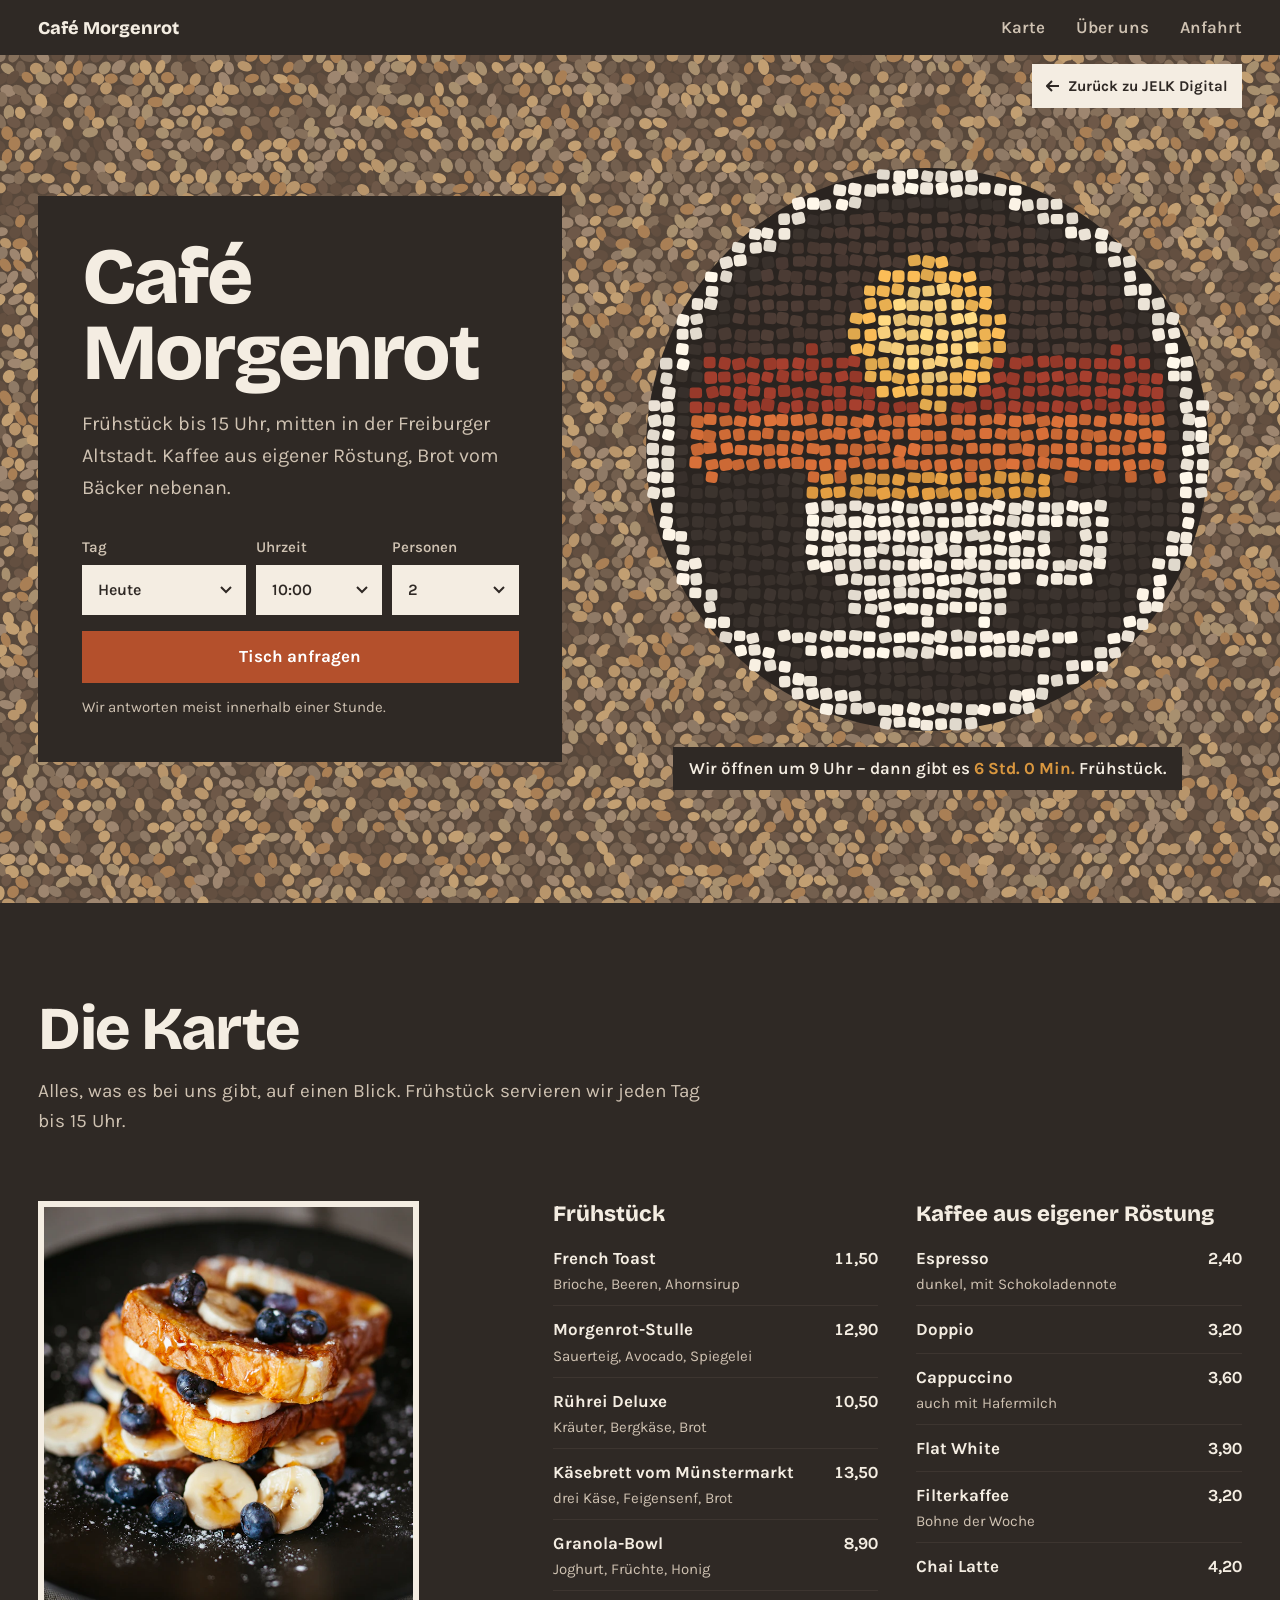
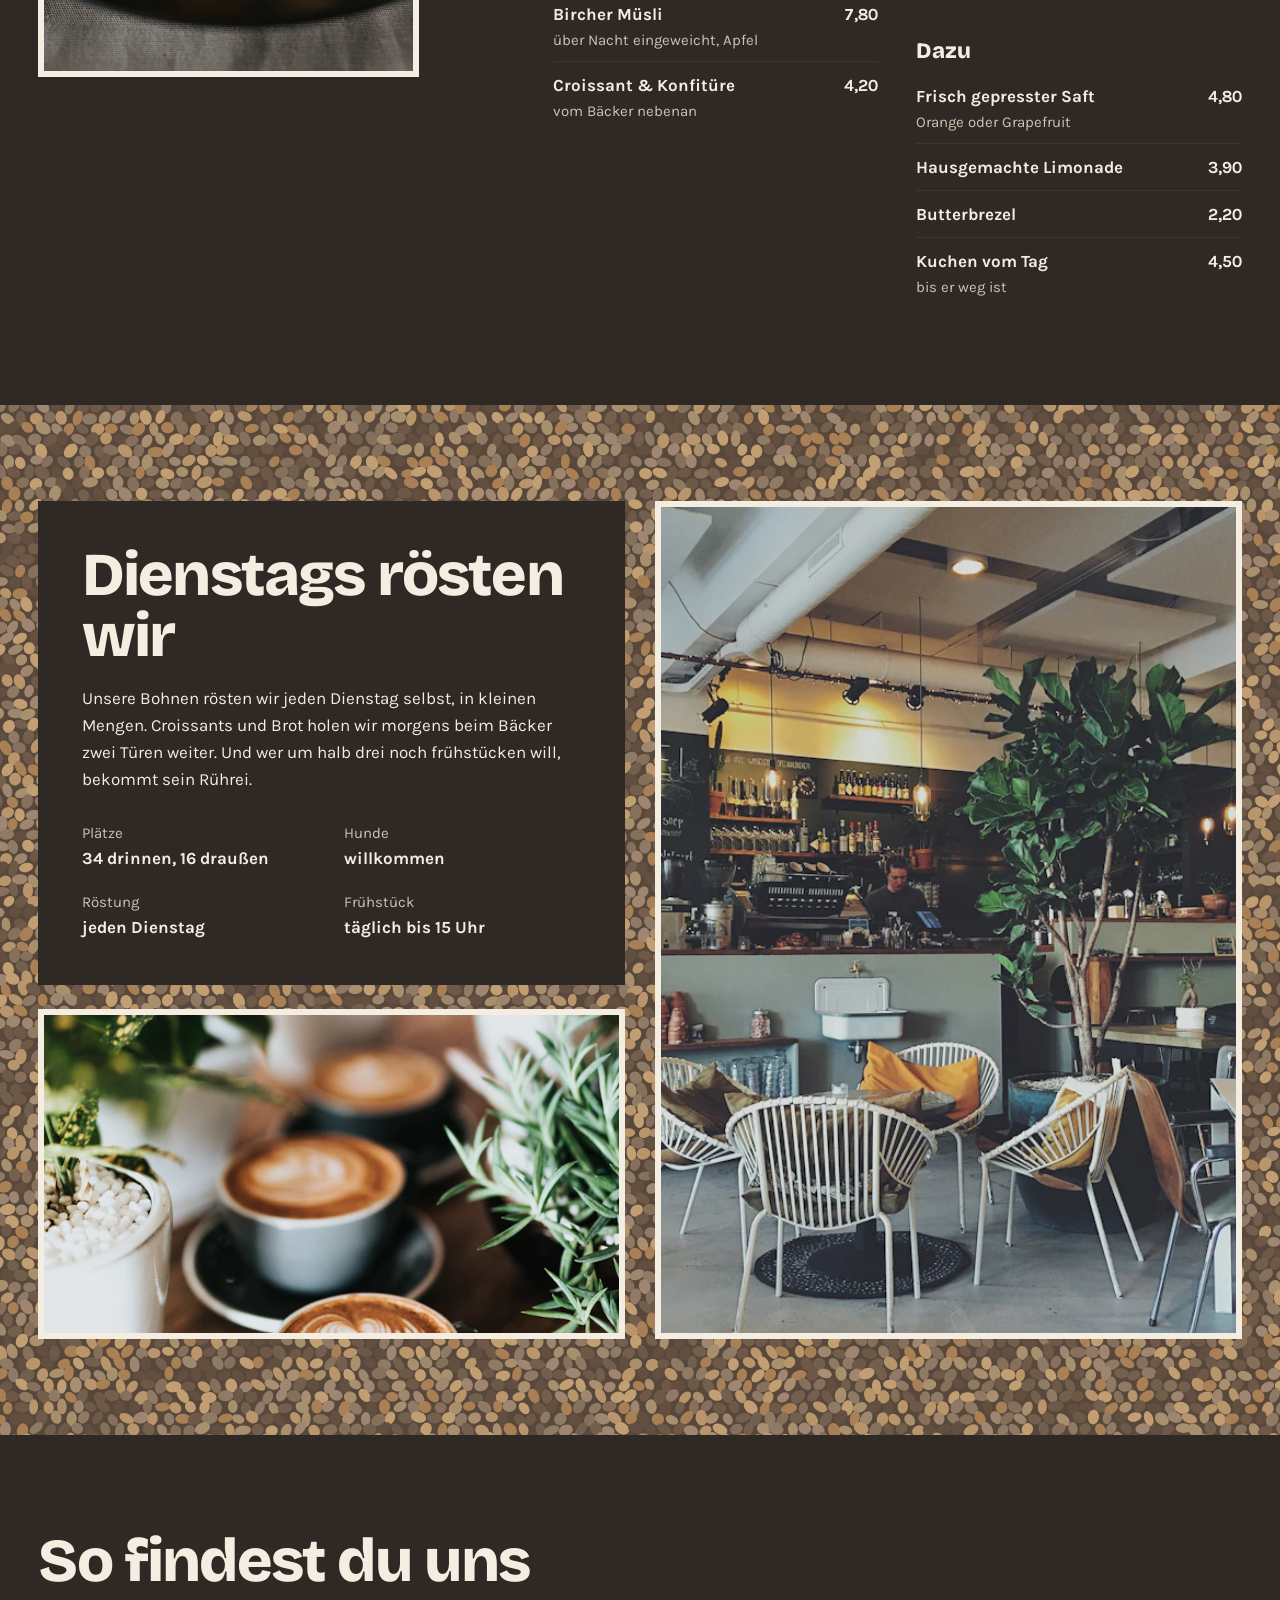
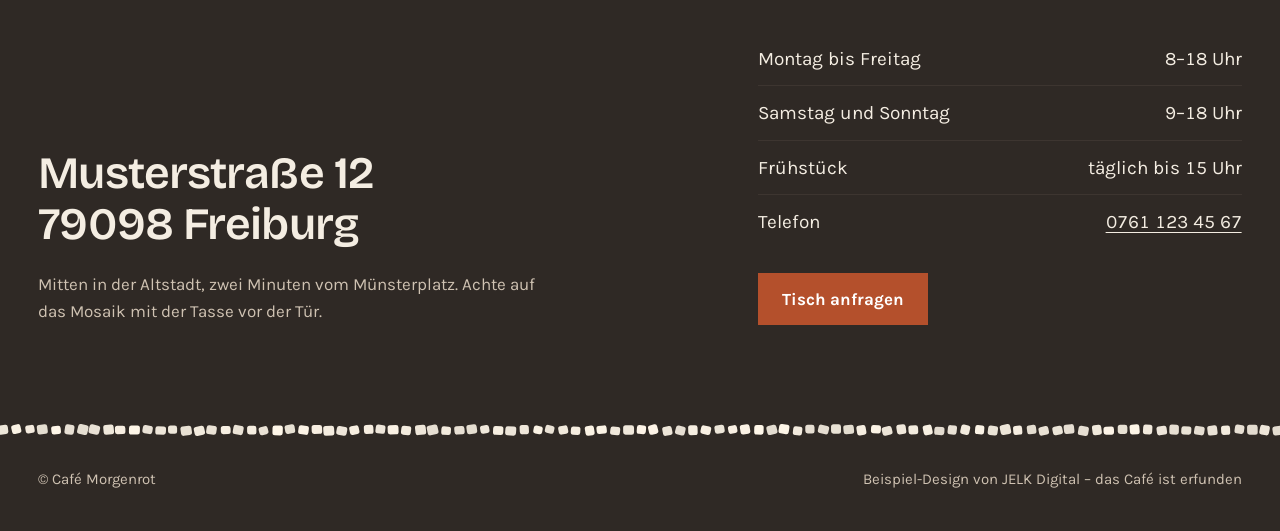
<file: beispiele/cafe.html>
<!DOCTYPE html>
<html lang="de">
<head>
<meta charset="utf-8">
<meta name="viewport" content="width=device-width, initial-scale=1">
<title>Café Morgenrot – Beispiel-Website von JELK Digital</title>
<meta name="robots" content="noindex">
<meta name="description" content="Café Morgenrot in der Freiburger Altstadt: Frühstück jeden Tag bis 15 Uhr, Kaffee aus eigener Röstung, Brot vom Bäcker nebenan.">
<style>
  /* Schriften liegen lokal (keine Verbindung zu fremden Servern) */
  @font-face { font-family: "Bricolage Grotesque"; src: url("../fonts/bricolage-grotesque-latin-600-normal.woff2") format("woff2"); font-weight: 600; font-display: swap; }
  @font-face { font-family: "Bricolage Grotesque"; src: url("../fonts/bricolage-grotesque-latin-800-normal.woff2") format("woff2"); font-weight: 800; font-display: swap; }
  @font-face { font-family: "Karla"; src: url("../fonts/karla.woff2") format("woff2"); font-weight: 200 800; font-display: swap; }

  :root {
    /* Steine der Freiburger Altstadt */
    --kiesel: #7b6b5d;
    --basalt: #2f2925;
    --basalt-hell: #3d3530;
    --marmor: #f4ede2;
    --marmor-leise: #cfc2b2;
    --ocker: #d9973f;
    --rost: #b4502c;
    --rost-dunkel: #963f20;

    --anzeige: "Bricolage Grotesque", "Karla", sans-serif;
    --text: "Karla", sans-serif;

    --rand: clamp(16px, 3vw, 48px);
    --abstand: clamp(64px, 7.5vw, 112px);
    --raus: cubic-bezier(.16, 1, .3, 1);
  }

  *, *::before, *::after { box-sizing: border-box; }
  html { -webkit-text-size-adjust: 100%; scroll-behavior: smooth; scrollbar-color: var(--kiesel) var(--basalt); }
  body { margin: 0; background: var(--basalt); color: var(--marmor); font: 400 1.0625rem/1.6 var(--text); }
  img { display: block; max-width: 100%; height: auto; }
  a { color: inherit; text-underline-offset: 0.2em; text-decoration-thickness: 1px; }
  h1, h2, h3, p, ul, dl, dd, figure { margin: 0; }
  ul { padding: 0; list-style: none; }
  ::selection { background: var(--marmor); color: var(--basalt); }
  :focus-visible { outline: 3px solid var(--marmor); outline-offset: 3px; }
  .zahlen { font-variant-numeric: tabular-nums; }

  /* Steinplatte: die Fläche, auf der Text liegt */
  .platte { background: var(--basalt); }

  /* Fotos sitzen in einer schmalen Marmorfassung */
  .fliese { padding: 6px; background: var(--marmor); }
  .fliese img { width: 100%; height: 100%; object-fit: cover; }

  .knopf {
    display: inline-flex; align-items: center; justify-content: center; gap: 10px;
    min-height: 52px; padding: 0 24px; border: 0; border-radius: 0;
    background: var(--rost); color: #fff; font: 700 1.0625rem/1 var(--text); cursor: pointer; text-decoration: none;
    transition: background-color .2s var(--raus), transform .2s var(--raus);
  }
  .knopf:hover { background: var(--rost-dunkel); }
  .knopf:active { transform: scale(.97); }

  /* ---------- Kopfleiste ---------- */
  .kopf { position: relative; z-index: 2; display: flex; justify-content: space-between; align-items: center; gap: 16px; padding: 14px var(--rand); background: var(--basalt); }
  .kopf .name { font: 800 1.125rem/1 var(--anzeige); text-decoration: none; }
  .kopf nav { display: flex; gap: clamp(14px, 2.4vw, 32px); }
  .kopf nav a { font-weight: 600; text-decoration: none; color: var(--marmor-leise); }
  .kopf nav a:hover { color: var(--marmor); text-decoration: underline; }

  /* ---------- Erster Bildschirm: das Pflaster vor der Tür ---------- */
  .tuer { position: relative; min-height: calc(100svh - 52px); display: grid; grid-template-columns: minmax(0, 5fr) minmax(0, 6fr); align-items: center; gap: clamp(24px, 4vw, 64px); padding: clamp(24px, 4vh, 56px) var(--rand); overflow: hidden; background: var(--kiesel); }
  #pflaster { position: absolute; inset: 0; z-index: 0; width: 100%; height: 100%; }
  .tuer > :not(#pflaster) { z-index: 1; }
  .schwelle { position: relative; padding: 32px; padding: clamp(24px, 3.4vw, 48px); background: var(--basalt); }
  .schwelle h1 { font: 800 clamp(2.75rem, 1.6rem + 4.2vw, 5.75rem)/0.95 var(--anzeige); letter-spacing: -0.035em; text-wrap: balance; }
  .schwelle .satz { margin-top: 18px; max-width: 30em; font-size: clamp(1.0625rem, 1rem + .3vw, 1.25rem); color: var(--marmor-leise); }
  .anfrage { margin-top: clamp(22px, 3.5vh, 36px); display: grid; grid-template-columns: 1.3fr 1fr 1fr; gap: 10px; }
  .anfrage label { display: grid; gap: 6px; font-size: .9375rem; font-weight: 600; color: var(--marmor-leise); }
  .anfrage select { appearance: none; width: 100%; min-height: 50px; padding: 0 34px 0 14px; border: 2px solid var(--marmor); border-radius: 0; background: var(--marmor) url("data:image/svg+xml,%3Csvg xmlns='http://www.w3.org/2000/svg' width='12' height='8' viewBox='0 0 12 8'%3E%3Cpath d='M1 1l5 5 5-5' fill='none' stroke='%232f2925' stroke-width='2'/%3E%3C/svg%3E") no-repeat right 12px center; color: var(--basalt); font: 600 1rem var(--text); cursor: pointer; }
  .anfrage select:hover { border-color: var(--marmor-leise); background-color: #fff8ee; }
  .anfrage .knopf { grid-column: 1 / -1; margin-top: 6px; }
  .anfrage-hinweis { margin-top: 12px; font-size: .9375rem; color: var(--marmor-leise); }

  .zeichen { position: relative; justify-self: center; display: grid; justify-items: center; gap: 16px; }
  #mosaik { display: block; width: min(64svh, 44vw, 620px); aspect-ratio: 1; }
  .uhr { padding: 8px 16px; background: var(--basalt); font-weight: 600; text-align: center; }
  .uhr strong { color: var(--ocker); font-weight: 700; }

  /* ---------- Karte ---------- */
  .karte { padding: var(--abstand) var(--rand); display: grid; grid-template-columns: repeat(12, minmax(0, 1fr)); column-gap: clamp(16px, 2.4vw, 40px); }
  .karte > h2, .ueber h2, .anfahrt h2 { font: 800 clamp(2.25rem, 1.4rem + 3vw, 4rem)/1 var(--anzeige); letter-spacing: -0.03em; }
  .karte > h2 { grid-column: 1 / -1; }
  .karte > .satz { grid-column: 1 / 8; margin-top: 16px; font-size: 1.1875rem; color: var(--marmor-leise); max-width: 40em; }
  .karte .fliese { grid-column: 1 / 5; grid-row: 3 / 5; margin-top: 64px; align-self: start; aspect-ratio: 4 / 5; }
  .gruppen { grid-column: 6 / -1; grid-row: 3; margin-top: 64px; display: grid; grid-template-columns: 1fr 1fr; gap: 48px clamp(24px, 3vw, 56px); }
  .gruppe:first-child { grid-row: span 2; }
  .gruppe h3 { font: 800 1.375rem/1.2 var(--anzeige); margin-bottom: 8px; }
  .gruppe li { display: grid; grid-template-columns: 1fr auto; column-gap: 16px; padding: 10px 0; }
  .gruppe li + li { box-shadow: 0 -1px 0 var(--basalt-hell); }
  .gruppe b { font-weight: 700; }
  .gruppe span { grid-column: 1; font-size: .9375rem; color: var(--marmor-leise); }
  .gruppe i { grid-column: 2; grid-row: 1; font-style: normal; font-weight: 700; }

  /* ---------- Über uns: wieder auf dem Pflaster ---------- */
  .ueber { position: relative; overflow: hidden; padding: var(--abstand) var(--rand); background: var(--kiesel); display: grid; grid-template-columns: repeat(12, minmax(0, 1fr)); gap: 24px clamp(16px, 2.4vw, 40px); }
  .flaeche { position: absolute; inset: 0; z-index: 0; width: 100%; height: 100%; }
  .ueber > :not(.flaeche) { position: relative; z-index: 1; }
  .ueber .schwelle { grid-column: 1 / 7; grid-row: 1; }
  .ueber .schwelle p { margin-top: 18px; max-width: 34em; }
  .fakten { margin-top: 28px; display: grid; grid-template-columns: 1fr 1fr; gap: 18px 24px; }
  .fakten dt { font-size: .9375rem; color: var(--marmor-leise); }
  .fakten dd { font-weight: 700; }
  .ueber .gross { grid-column: 7 / -1; grid-row: 1 / 3; }
  .ueber .klein { grid-column: 1 / 7; grid-row: 2; aspect-ratio: 16 / 9; }

  /* ---------- Anfahrt ---------- */
  .anfahrt { padding: var(--abstand) var(--rand); display: grid; grid-template-columns: repeat(12, minmax(0, 1fr)); column-gap: clamp(16px, 2.4vw, 40px); align-items: end; }
  .anfahrt h2 { grid-column: 1 / -1; }
  .adresse { grid-column: 1 / 7; margin-top: 40px; font: 600 clamp(1.75rem, 1.2rem + 2vw, 3rem)/1.15 var(--anzeige); letter-spacing: -0.02em; }
  .adresse a { text-decoration: none; }
  .adresse a:hover { text-decoration: underline; }
  .adresse .tipp { display: block; margin-top: 20px; font: 400 1.0625rem/1.6 var(--text); letter-spacing: 0; color: var(--marmor-leise); max-width: 30em; }
  .zeiten { grid-column: 8 / -1; margin-top: 40px; }
  .zeiten li { display: grid; grid-template-columns: 1fr auto; padding: 12px 0; font-size: 1.1875rem; }
  .zeiten li + li { box-shadow: 0 -1px 0 var(--basalt-hell); }
  .zeiten .knopf { margin-top: 24px; }

  /* ---------- Fußzeile ---------- */
  .steinreihe { display: block; width: 100%; height: 18px; background: var(--basalt); }
  .fuss { display: flex; flex-wrap: wrap; justify-content: space-between; gap: 12px 24px; padding: 28px var(--rand) 40px; font-size: .9375rem; color: var(--marmor-leise); }

  .zurueck { display: none; position: absolute; right: var(--rand); top: 64px; z-index: 3; padding: 10px 14px; background: var(--marmor); color: var(--basalt); font-weight: 700; font-size: .9375rem; text-decoration: none; display: none; align-items: center; gap: 8px; }

  /* ---------- Handy ---------- */
  @media (max-width: 820px) {
    .kopf nav a:nth-child(2) { display: none; }
    .tuer { grid-template-columns: minmax(0, 1fr); align-items: start; gap: 12px; padding-top: 14px; padding-bottom: 24px; }
    .zeichen { order: -1; gap: 10px; }
    #mosaik { width: min(52vw, 26svh); }
    .uhr { padding: 6px 12px; font-size: .9375rem; }
    .schwelle { padding: 20px; }
    .schwelle .satz { margin-top: 12px; }
    .anfrage { margin-top: 16px; }
    .anfrage-hinweis { display: none; }
    .anfrage { grid-template-columns: 1fr 1fr 1fr; }
    .karte > .satz, .karte .fliese, .gruppen { grid-column: 1 / -1; grid-row: auto; }
    .karte .fliese { width: 70%; margin-top: 40px; }
    .gruppen { grid-template-columns: 1fr; gap: 40px; margin-top: 48px; }
    .ueber .schwelle, .ueber .gross, .ueber .klein { grid-column: 1 / -1; grid-row: auto; }
    .ueber .gross { aspect-ratio: 4 / 3; }
    .adresse, .zeiten { grid-column: 1 / -1; }
    .zurueck { top: auto; bottom: 16px; position: fixed; }
  }
  @media (max-width: 420px) {
    .anfrage { grid-template-columns: 1fr 1fr; }
    .anfrage label:first-child { grid-column: 1 / -1; }
  }
</style>
</head>
<body>

<header class="kopf">
  <a class="name" href="#">Café Morgenrot</a>
  <nav aria-label="Hauptnavigation"><a href="#karte">Karte</a><a href="#ueber">Über uns</a><a href="#anfahrt">Anfahrt</a></nav>
</header>
<a class="zurueck" href="../index.html#beispiele"><svg width="14" height="12" viewBox="0 0 14 12" aria-hidden="true"><path d="M6 1L1 6l5 5M1 6h12" fill="none" stroke="currentColor" stroke-width="2"/></svg>Zurück zu JELK Digital</a>

<main>
  <section class="tuer" aria-labelledby="titel">
    <canvas id="pflaster" aria-hidden="true"></canvas>

    <div class="schwelle">
      <h1 id="titel">Café Morgenrot</h1>
      <p class="satz">Frühstück bis 15 Uhr, mitten in der Freiburger Altstadt. Kaffee aus eigener Röstung, Brot vom Bäcker nebenan.</p>
      <form class="anfrage" id="anfrage" action="mailto:tisch@cafe-morgenrot.de" method="get">
        <label>Tag<select name="tag" id="tag"><option>Heute</option><option>Morgen</option></select></label>
        <label>Uhrzeit<select name="zeit" id="zeit"><option>10:00</option></select></label>
        <label>Personen<select name="personen" id="personen"><option>1</option><option selected>2</option><option>3</option><option>4</option><option>5</option><option>6</option><option>7</option><option>8</option></select></label>
        <button class="knopf" type="submit">Tisch anfragen</button>
      </form>
      <p class="anfrage-hinweis">Wir antworten meist innerhalb einer Stunde.</p>
    </div>

    <figure class="zeichen">
      <canvas id="mosaik" role="img" aria-label="Kieselmosaik vor der Tür: eine Tasse, hinter der die Sonne aufgeht"></canvas>
      <figcaption class="uhr" id="uhr" aria-live="polite">Frühstück jeden Tag bis 15 Uhr</figcaption>
    </figure>
  </section>

  <section id="karte" class="karte platte" aria-labelledby="karte-titel">
    <h2 id="karte-titel">Die Karte</h2>
    <p class="satz">Alles, was es bei uns gibt, auf einen Blick. Frühstück servieren wir jeden Tag bis 15 Uhr.</p>
    <figure class="fliese"><img src="bilder/cafe-french-toast-mit-beeren.webp" width="700" height="875" alt="French Toast mit Banane und Blaubeeren" loading="lazy"></figure>
    <div class="gruppen">
      <div class="gruppe">
        <h3>Frühstück</h3>
        <ul class="zahlen">
          <li><b>French Toast</b><i>11,50</i><span>Brioche, Beeren, Ahornsirup</span></li>
          <li><b>Morgenrot-Stulle</b><i>12,90</i><span>Sauerteig, Avocado, Spiegelei</span></li>
          <li><b>Rührei Deluxe</b><i>10,50</i><span>Kräuter, Bergkäse, Brot</span></li>
          <li><b>Käsebrett vom Münstermarkt</b><i>13,50</i><span>drei Käse, Feigensenf, Brot</span></li>
          <li><b>Granola-Bowl</b><i>8,90</i><span>Joghurt, Früchte, Honig</span></li>
          <li><b>Bircher Müsli</b><i>7,80</i><span>über Nacht eingeweicht, Apfel</span></li>
          <li><b>Croissant &amp; Konfitüre</b><i>4,20</i><span>vom Bäcker nebenan</span></li>
        </ul>
      </div>
      <div class="gruppe">
        <h3>Kaffee aus eigener Röstung</h3>
        <ul class="zahlen">
          <li><b>Espresso</b><i>2,40</i><span>dunkel, mit Schokoladennote</span></li>
          <li><b>Doppio</b><i>3,20</i></li>
          <li><b>Cappuccino</b><i>3,60</i><span>auch mit Hafermilch</span></li>
          <li><b>Flat White</b><i>3,90</i></li>
          <li><b>Filterkaffee</b><i>3,20</i><span>Bohne der Woche</span></li>
          <li><b>Chai Latte</b><i>4,20</i></li>
        </ul>
      </div>
      <div class="gruppe">
        <h3>Dazu</h3>
        <ul class="zahlen">
          <li><b>Frisch gepresster Saft</b><i>4,80</i><span>Orange oder Grapefruit</span></li>
          <li><b>Hausgemachte Limonade</b><i>3,90</i></li>
          <li><b>Butterbrezel</b><i>2,20</i></li>
          <li><b>Kuchen vom Tag</b><i>4,50</i><span>bis er weg ist</span></li>
        </ul>
      </div>
    </div>
  </section>

  <section id="ueber" class="ueber" aria-labelledby="ueber-titel">
    <canvas class="flaeche" aria-hidden="true"></canvas>
    <div class="schwelle">
      <h2 id="ueber-titel">Dienstags rösten wir</h2>
      <p>Unsere Bohnen rösten wir jeden Dienstag selbst, in kleinen Mengen. Croissants und Brot holen wir morgens beim Bäcker zwei Türen weiter. Und wer um halb drei noch frühstücken will, bekommt sein Rührei.</p>
      <dl class="fakten">
        <div><dt>Plätze</dt><dd>34 drinnen, 16 draußen</dd></div>
        <div><dt>Hunde</dt><dd>willkommen</dd></div>
        <div><dt>Röstung</dt><dd>jeden Dienstag</dd></div>
        <div><dt>Frühstück</dt><dd>täglich bis 15 Uhr</dd></div>
      </dl>
    </div>
    <figure class="fliese gross"><img src="bilder/cafe-gemuetlicher-innenraum-des-cafes.webp" width="1100" height="754" alt="Gastraum mit Korbstühlen, großem Feigenbaum und Theke" loading="lazy"></figure>
    <figure class="fliese klein"><img src="bilder/cafe-cappuccino-mit-latte-art.webp" width="700" height="875" alt="Drei Cappuccino mit Latte Art auf einem Holztisch" loading="lazy"></figure>
  </section>

  <section id="anfahrt" class="anfahrt platte" aria-labelledby="anfahrt-titel">
    <h2 id="anfahrt-titel">So findest du uns</h2>
    <p class="adresse">
      <a href="https://www.openstreetmap.org/search?query=Freiburg%20im%20Breisgau%20Altstadt" target="_blank" rel="noopener">Musterstraße 12<br>79098 Freiburg</a>
      <span class="tipp">Mitten in der Altstadt, zwei Minuten vom Münsterplatz. Achte auf das Mosaik mit der Tasse vor der Tür.</span>
    </p>
    <div class="zeiten">
      <ul class="zahlen">
        <li><span>Montag bis Freitag</span><span>8–18 Uhr</span></li>
        <li><span>Samstag und Sonntag</span><span>9–18 Uhr</span></li>
        <li><span>Frühstück</span><span>täglich bis 15 Uhr</span></li>
        <li><span>Telefon</span><a href="tel:+497611234567">0761 123 45 67</a></li>
      </ul>
      <a class="knopf" href="#titel">Tisch anfragen</a>
    </div>
  </section>
</main>

<canvas class="steinreihe" id="steinreihe" aria-hidden="true"></canvas>
<footer class="fuss">
  <span>© Café Morgenrot</span>
  <span>Beispiel-Design von JELK Digital – das Café ist erfunden</span>
</footer>

<script>
  if (window.self === window.top && !location.search.includes("vorschau")) document.querySelector(".zurueck").style.display = "inline-flex";

  const ruhig = matchMedia("(prefers-reduced-motion: reduce)").matches;
  // Zufall mit festem Startwert: das Pflaster sieht bei jedem Besuch gleich aus
  const zufall = (start) => { let s = start; return () => (s = (s * 16807) % 2147483647) / 2147483647; };

  /* ---------- Zeit in Freiburg und Frühstücksuhr ---------- */
  const TAGE = ["So", "Mo", "Di", "Mi", "Do", "Fr", "Sa"];
  const jetzt = () => {
    const t = Object.fromEntries(new Intl.DateTimeFormat("de-DE", { timeZone: "Europe/Berlin", weekday: "short", hour: "2-digit", minute: "2-digit", hour12: false })
      .formatToParts(new Date()).map((p) => [p.type, p.value]));
    const tag = t.weekday.replace(".", "");
    return { wochenende: tag === "Sa" || tag === "So", min: Number(t.hour) % 24 * 60 + Number(t.minute) };
  };
  const dauer = (m) => (m >= 60 ? Math.floor(m / 60) + " Std. " : "") + (m % 60) + " Min.";
  // Anteil der Frühstückszeit, der heute noch bleibt (1 = alles, 0 = vorbei)
  const fruehstueck = () => {
    const { wochenende, min } = jetzt();
    const auf = wochenende ? 540 : 480, ende = 900;
    if (min < auf) return { rest: 1, text: `Wir öffnen um ${auf / 60} Uhr – dann gibt es <strong>${dauer(ende - auf)}</strong> Frühstück.` };
    if (min < ende) return { rest: (ende - min) / (ende - auf), text: `Noch <strong>${dauer(ende - min)}</strong> Frühstück für heute.` };
    if (min < 1080) return { rest: 0, text: "Frühstück gibt es morgen wieder – Kaffee und Kuchen bis 18 Uhr." };
    return { rest: 0, text: "Wir haben geschlossen – morgen früh gibt es wieder Frühstück." };
  };

  /* ---------- Kieselpflaster ---------- */
  const KIESEL = ["#8f7a66", "#735f4e", "#9e8670", "#634f40", "#a8906f", "#86705b", "#b8956b", "#c29f72", "#a97f55", "#6e5848"];
  const pflaster = (canvas, breite, hoehe, kachel = false) => {
    const dpr = Math.min(devicePixelRatio || 1, 2);
    canvas.width = breite * dpr; canvas.height = hoehe * dpr;
    const c = canvas.getContext("2d"); c.scale(dpr, dpr);
    const r = zufall(11);
    c.fillStyle = "#58483b"; c.fillRect(0, 0, breite, hoehe);
    for (let y = 0; y < hoehe + (kachel ? 0 : 12); y += 11) for (let x = (y / 11 % 2) * 7; x < breite + (kachel ? 0 : 12); x += 14) {
      c.fillStyle = KIESEL[Math.floor(r() * KIESEL.length)];
      const px = x + r() * 4 - 2, py = y + r() * 3, rx = 6 + r() * 2.2, ry = 4.4 + r() * 1.6, w = r() * 3.14;
      // Als Kachel: Steine am Rand auch auf der Gegenseite zeichnen, damit keine Naht entsteht
      for (const dx of kachel ? [0, -breite] : [0]) for (const dy of kachel ? [0, -hoehe] : [0]) {
        c.beginPath(); c.ellipse(px + dx, py + dy, rx, ry, w, 0, 6.29); c.fill();
      }
    }
  };
  const tuer = document.querySelector(".tuer"), pflasterCanvas = document.getElementById("pflaster");
  const zeichnePflaster = () => pflaster(pflasterCanvas, tuer.clientWidth, tuer.clientHeight);
  zeichnePflaster();
  // Der Abschnitt „Über uns“ liegt auf demselben Pflaster, in voller Größe gezeichnet
  const ueber = document.querySelector(".ueber"), ueberCanvas = ueber.querySelector(".flaeche");
  const zeichneUeber = () => pflaster(ueberCanvas, ueber.clientWidth, ueber.clientHeight);
  zeichneUeber();

  /* ---------- Steinreihe über der Fußzeile: weiße Marmorsteinchen ---------- */
  const reihe = document.getElementById("steinreihe");
  const zeichneReihe = () => {
    const dpr = Math.min(devicePixelRatio || 1, 2), b = reihe.clientWidth, h = reihe.clientHeight;
    reihe.width = b * dpr; reihe.height = h * dpr;
    const c = reihe.getContext("2d"); c.scale(dpr, dpr);
    const r = zufall(3);
    for (let x = 4; x < b; x += 13) {
      c.save(); c.translate(x + (r() - 0.5) * 2, h / 2 + (r() - 0.5) * 2); c.rotate((r() - 0.5) * 0.5);
      c.fillStyle = tonen("#f1e9dc", (r() - 0.5) * 0.12); const w = 9 + r() * 2, hh = 8 + r() * 2;
      c.beginPath(); c.roundRect(-w / 2, -hh / 2, w, hh, 2.5); c.fill(); c.restore();
    }
  };

  /* ---------- Das Mosaik: Tasse mit aufgehender Sonne ---------- */
  const mosaik = document.getElementById("mosaik");
  const FARBE = { marmor: "#f1e9dc", basalt: "#3a322d", nacht: "#4a3a33", rot: "#9c3b2b", orange: "#cf6b36", ocker: "#d9973f", sonne: "#efb453", kern: "#f6cf7c" };
  let steine = [];
  const legeSteine = (rest) => {
    const S = mosaik.clientWidth, N = 39, t = S / N, R = S / 2 - t * 0.2, mitte = S / 2;
    const r = zufall(7);
    const sonneY = 0.08 - rest * 0.5;   // je mehr Frühstückszeit bleibt, desto höher steht die Sonne
    steine = [];
    for (let i = 0; i < N; i++) for (let j = 0; j < N; j++) {
      // Steine liegen nie ganz im Raster: leicht versetzt wie von Hand gesetzt
      const x = (i + 0.5 + (r() - 0.5) * 0.22) * t, y = (j + 0.5 + (r() - 0.5) * 0.22) * t, d = Math.hypot(x - mitte, y - mitte);
      if (d > R) continue;
      const u = (x - mitte) / R, v = (y - mitte) / R;
      let f;
      if (d > R - t * 1.5) f = FARBE.marmor;                           // Rand aus weißen Steinen
      else if (d > R - t * 2.6) f = FARBE.basalt;
      else if (v >= 0.66 && v <= 0.76 && Math.abs(u) < 0.62) f = FARBE.marmor;   // Untertasse
      else if (v >= 0.1 && v < 0.62 && Math.abs(u) < 0.44 - Math.max(0, v - 0.38) * 0.9) f = v < 0.17 ? FARBE.ocker : FARBE.marmor; // Tasse mit Rand
      else if (Math.abs(Math.hypot(u - 0.5, v - 0.32) - 0.12) < 0.055 && v > 0.17) f = FARBE.marmor;   // Henkel
      else if (v < 0.1) {
        const s = Math.hypot(u, v - sonneY);
        if (s < 0.17) f = FARBE.kern; else if (s < 0.27) f = FARBE.sonne;
        else f = v > -0.12 ? FARBE.orange : v > -0.36 ? FARBE.rot : FARBE.nacht;   // Himmel im Morgenrot
      } else f = FARBE.basalt;
      steine.push({ x, y, d, f, w: t * (0.78 + r() * 0.12), h: t * (0.7 + r() * 0.16), dreh: (r() - 0.5) * 0.5, hell: (r() - 0.5) * 0.14 });
    }
    steine.sort((a, b) => a.d - b.d);
    return { S, t };
  };
  const tonen = (hex, k) => { const n = parseInt(hex.slice(1), 16), m = (c) => Math.max(0, Math.min(255, Math.round(c * (1 + k)))); return `rgb(${m(n >> 16)},${m((n >> 8) & 255)},${m(n & 255)})`; };
  const zeichneMosaik = (anzahl) => {
    const dpr = Math.min(devicePixelRatio || 1, 2), S = mosaik.clientWidth;
    if (mosaik.width !== Math.round(S * dpr)) { mosaik.width = Math.round(S * dpr); mosaik.height = Math.round(S * dpr); }
    const c = mosaik.getContext("2d"); c.setTransform(dpr, 0, 0, dpr, 0, 0); c.clearRect(0, 0, S, S);
    c.fillStyle = "#2a2420"; c.beginPath(); c.arc(S / 2, S / 2, S / 2, 0, 6.29); c.fill();   // Fugen
    for (let k = 0; k < anzahl; k++) {
      const s = steine[k];
      c.save(); c.translate(s.x, s.y); c.rotate(s.dreh); c.fillStyle = tonen(s.f, s.hell);
      c.beginPath(); c.roundRect(-s.w / 2, -s.h / 2, s.w, s.h, s.h * 0.3); c.fill(); c.restore();
    }
  };
  const uhr = document.getElementById("uhr");
  let letzterRest = -1;
  const aktualisieren = (legen) => {
    const f = fruehstueck();
    uhr.innerHTML = f.text;
    const rest = Math.round(f.rest * 40) / 40;
    if (rest === letzterRest && !legen) return;
    letzterRest = rest;
    legeSteine(rest);
    if (!legen || ruhig) return zeichneMosaik(steine.length);
    // Die Steinchen werden von innen nach außen gelegt
    const start = performance.now(), dauerMs = 1400;
    const schritt = (zeit) => {
      const p = Math.min(1, (zeit - start) / dauerMs), e = 1 - Math.pow(1 - p, 3);
      zeichneMosaik(Math.ceil(steine.length * e));
      if (p < 1) requestAnimationFrame(schritt);
    };
    requestAnimationFrame(schritt);
  };
  aktualisieren(true);
  zeichneReihe();
  setInterval(() => aktualisieren(false), 60000);
  let warte;
  addEventListener("resize", () => { clearTimeout(warte); warte = setTimeout(() => { zeichnePflaster(); zeichneUeber(); zeichneReihe(); letzterRest = -1; aktualisieren(false); }, 150); });

  /* ---------- Tischanfrage ---------- */
  const tagFeld = document.getElementById("tag"), zeitFeld = document.getElementById("zeit");
  const heute = new Date();
  tagFeld.innerHTML = "";
  for (let i = 0; i < 8; i++) {
    const d = new Date(heute); d.setDate(heute.getDate() + i);
    const name = i === 0 ? "Heute" : i === 1 ? "Morgen" : `${TAGE[d.getDay()]}, ${d.getDate()}.${d.getMonth() + 1}.`;
    tagFeld.add(new Option(name, d.toISOString().slice(0, 10)));
  }
  const zeitenFuellen = () => {
    const d = new Date(tagFeld.value), wochenende = d.getDay() === 0 || d.getDay() === 6;
    const alt = zeitFeld.value; zeitFeld.innerHTML = "";
    for (let m = (wochenende ? 540 : 480); m <= 1050; m += 30) {
      const z = `${String(Math.floor(m / 60)).padStart(2, "0")}:${m % 60 ? "30" : "00"}`;
      zeitFeld.add(new Option(z, z));
    }
    zeitFeld.value = [...zeitFeld.options].some((o) => o.value === alt) ? alt : "10:00";
  };
  tagFeld.addEventListener("change", zeitenFuellen); zeitenFuellen();
  document.getElementById("anfrage").addEventListener("submit", (e) => {
    e.preventDefault();
    const tag = tagFeld.options[tagFeld.selectedIndex].text, zeit = zeitFeld.value, personen = document.getElementById("personen").value;
    const text = `Hallo Morgenrot-Team,\n\nich möchte einen Tisch anfragen:\nTag: ${tag} (${tagFeld.value})\nUhrzeit: ${zeit} Uhr\nPersonen: ${personen}\n\nViele Grüße`;
    location.href = `mailto:tisch@cafe-morgenrot.de?subject=${encodeURIComponent(`Tischanfrage für ${personen} – ${tag}, ${zeit} Uhr`)}&body=${encodeURIComponent(text)}`;
  });
</script>
</body>
</html>
</file>
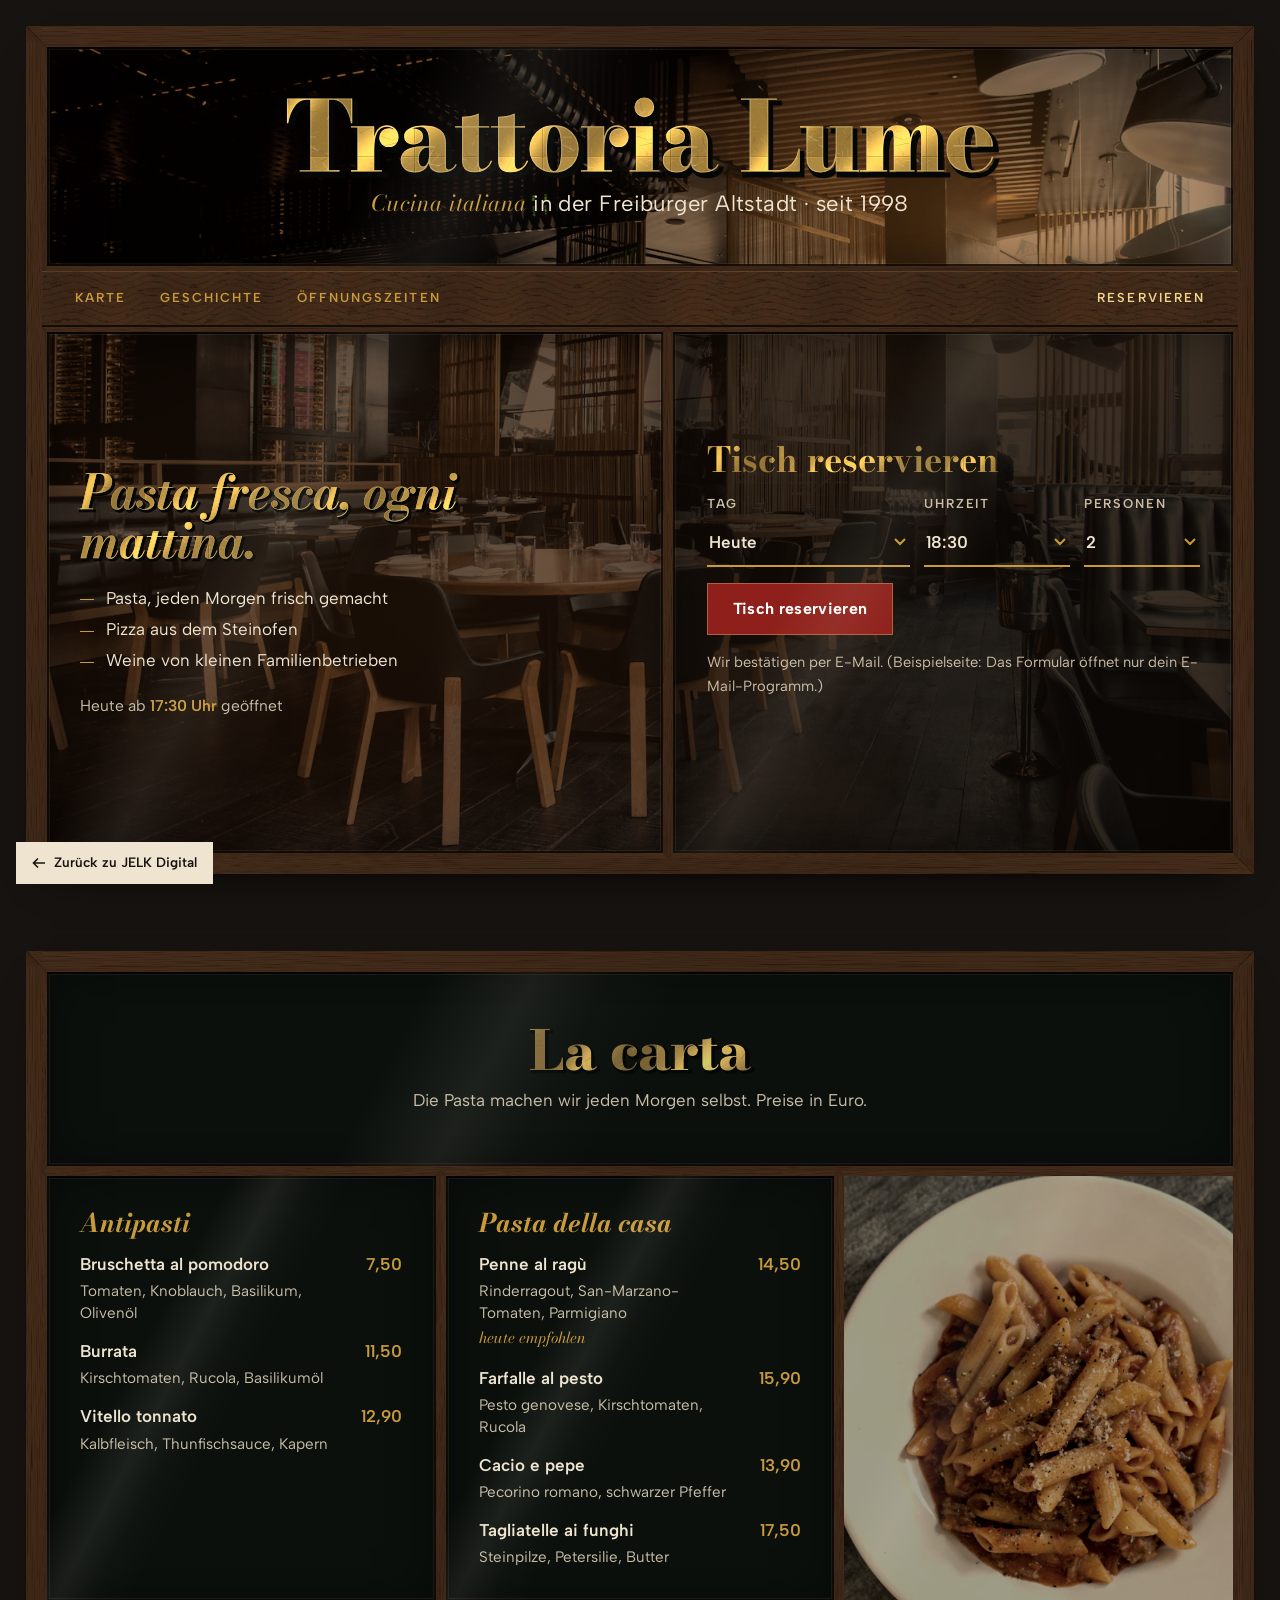
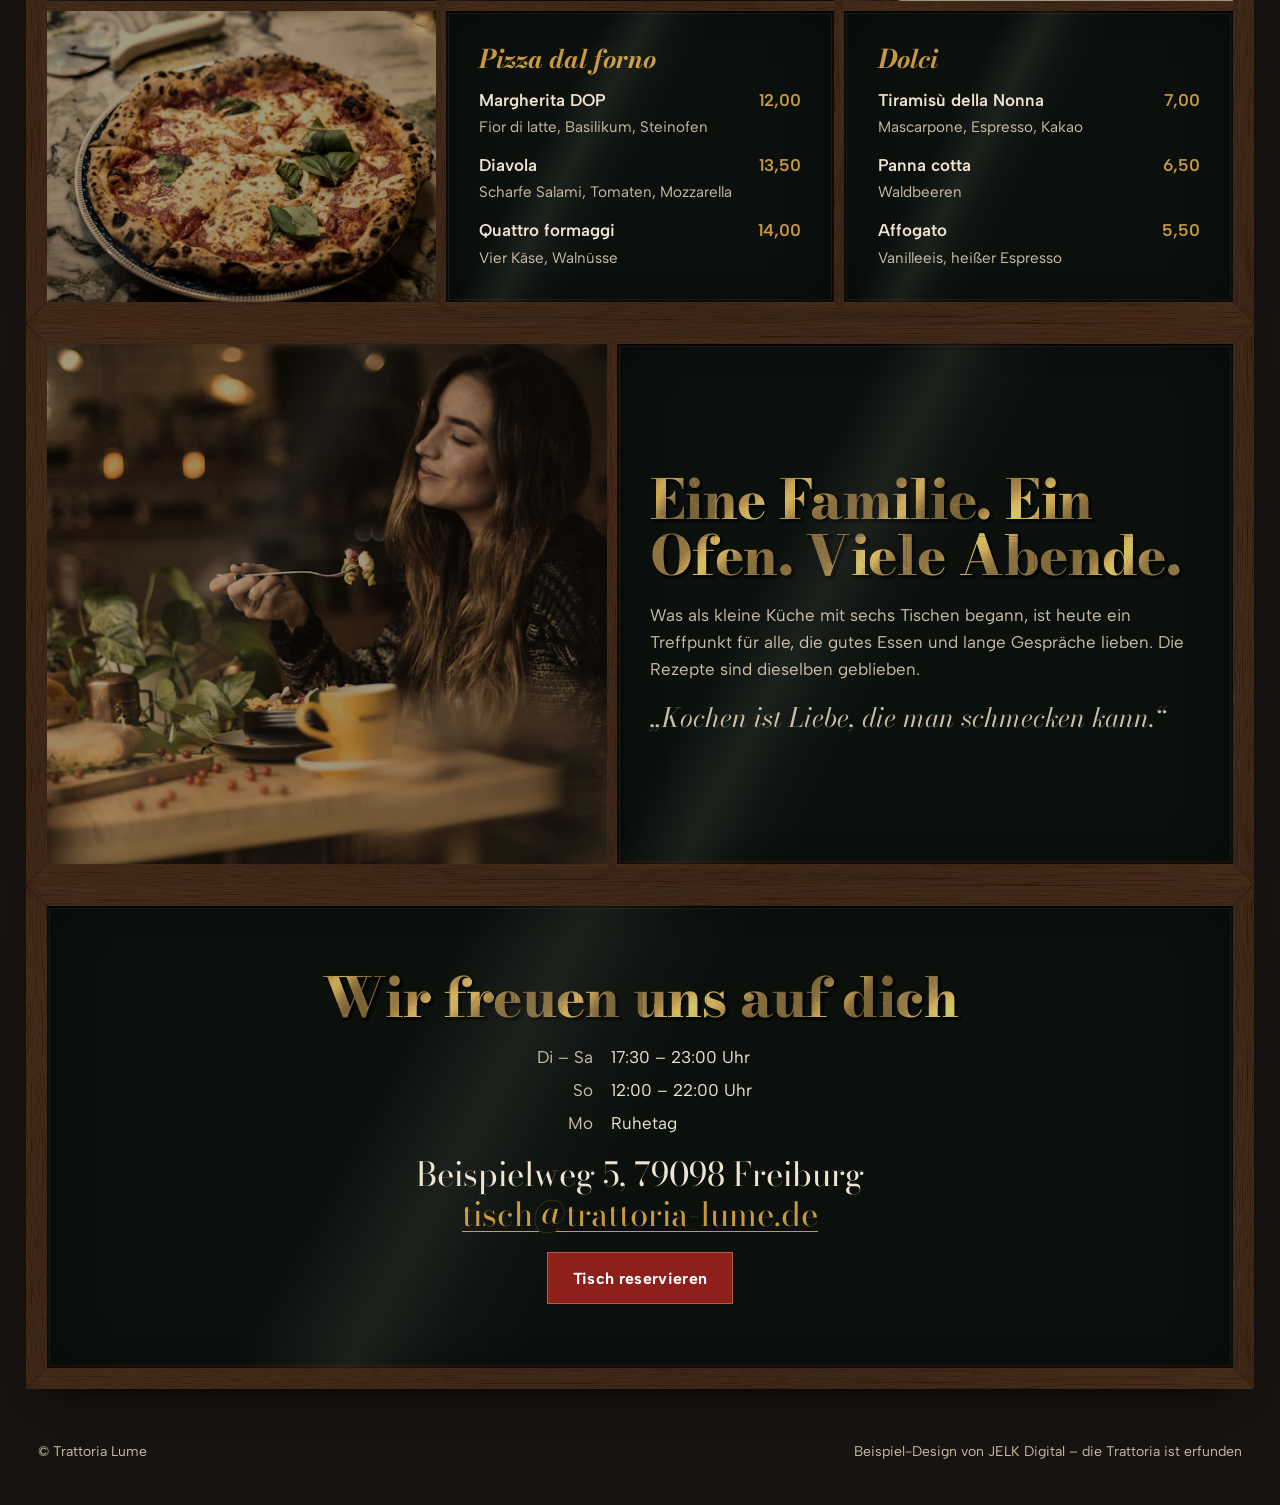
<file: beispiele/restaurant.html>
<!DOCTYPE html>
<html lang="de">
<head>
<meta charset="UTF-8">
<meta name="viewport" content="width=device-width, initial-scale=1.0">
<title>Trattoria Lume – Beispiel-Website von JELK Digital</title>
<meta name="robots" content="noindex">
<meta name="description" content="Trattoria Lume in Freiburg: Pasta, jeden Morgen frisch gemacht, Pizza aus dem Steinofen und Weine von kleinen Familienbetrieben. Beispiel-Website von JELK Digital.">
<link rel="stylesheet" href="../fonts/schriften.css">
<style>
  /* Beispiel-Design „Schaufenster bei Nacht“: Blattgold hinter Glas, dahinter der Gastraum */
  :root {
    --wand: #171310; --holz: #24180f; --holz-kante: #3b2817; --holz-schatten: #120c07;
    --glas: #0f1512;
    --gold: #c99a3c; --gold-hell: #f0d58a; --gold-tief: #8a6420;
    --creme: #efe4cf; --creme-leise: #c9bda6;
    --rot: #8e1f1a; --rot-dunkel: #6f1612;
    --anzeige: "Bodoni Moda", Georgia, serif;
    --text: "Albert Sans", system-ui, sans-serif;
    --rahmen: clamp(10px, 1.3vw, 18px);
    --sprosse: clamp(8px, .9vw, 12px);
    --innen: clamp(18px, 2.6vw, 40px);
    --raus: cubic-bezier(.16, 1, .3, 1);
  }
  * { box-sizing: border-box; margin: 0; padding: 0; }
  html { scrollbar-color: var(--holz-kante) var(--wand); }
  body { font-family: var(--text); background: var(--wand); color: var(--creme); line-height: 1.6; -webkit-font-smoothing: antialiased; font-size: 1.0625rem; caret-color: var(--gold); }
  ::selection { background: var(--gold); color: var(--glas); }
  img { display: block; width: 100%; height: 100%; object-fit: cover; }
  a { color: inherit; }
  :focus-visible { outline: 2px solid var(--gold-hell); outline-offset: 3px; }

  /* ---------- Blattgold: Schattenkontur hinten, Gold vorne, Glanzlicht darüber ---------- */
  .gold { position: relative; display: inline-block; font-family: var(--anzeige); color: var(--gold); }
  .gold > span { display: block; padding-right: .12em; margin-right: -.12em; font-kerning: normal; }
  .gold .schatten { position: absolute; inset: 0; color: #050706; transform: translate(.04em, .045em); -webkit-text-stroke: .05em #050706; }
  .gold .blatt {
    position: relative;
    background: url("bilder/lume-blattgold.webp") 0 0 / 256px 256px repeat;
    -webkit-background-clip: text; background-clip: text; color: transparent;
    -webkit-text-stroke: .012em rgba(255, 236, 170, .35);
  }
  .gold .glanz {
    position: absolute; inset: 0;
    background: linear-gradient(105deg, transparent calc(var(--glanz, -30%) - 14%), rgba(255, 246, 214, .95) var(--glanz, -30%), transparent calc(var(--glanz, -30%) + 14%));
    -webkit-background-clip: text; background-clip: text; color: transparent;
  }

  /* ---------- Fenster: Holzrahmen, Sprossen, Scheiben ---------- */
  .fassade { padding: clamp(10px, 2vw, 28px); display: grid; gap: clamp(40px, 6vw, 88px); }
  .rahmen { position: relative; border: var(--rahmen) solid var(--holz); border-image: url("bilder/lume-rahmen.webp") 60 / var(--rahmen) stretch; background: var(--holz); box-shadow: inset 0 0 0 1px var(--holz-kante), 0 20px 40px -24px #000; }
  .raum { position: absolute; inset: 0; overflow: hidden; background: #000; }
  .scheiben { position: relative; display: grid; }
  .scheibe {
    position: relative; padding: var(--innen);
    border: calc(var(--sprosse) / 2) solid var(--holz);
    border-image: url("bilder/lume-rahmen.webp") 60 / calc(var(--sprosse) / 2) stretch;
    background: rgba(9, 14, 11, .62);
    /* Glasleiste und dunkler Glasrand */
    box-shadow: inset 0 0 0 1px #07050300, inset 0 2px 0 rgba(0, 0, 0, .55), inset 0 0 0 2px rgba(10, 7, 4, .8), inset 0 0 0 3px rgba(255, 214, 150, .07), inset 0 0 48px rgba(0, 0, 0, .45);
  }
  /* schwache Spiegelung im Glas */
  .scheibe::after { content: ""; position: absolute; inset: 0; pointer-events: none; background: linear-gradient(118deg, transparent 30%, rgba(255, 244, 220, .075) 38%, rgba(255, 244, 220, .02) 44%, transparent 50%); }
  .scheibe.klar { background: transparent; padding: 0; }
  .scheibe.klar img { min-height: 220px; filter: sepia(.6) saturate(1.25) brightness(.6) contrast(1.08) hue-rotate(-6deg); }
  .kaempfer { grid-column: 1 / -1; background: var(--holz) url("bilder/lume-holz.webp") 0 0 / 384px repeat; border-top: 1px solid rgba(255, 214, 150, .14); border-bottom: 2px solid var(--holz-schatten); padding: 10px var(--innen); display: flex; justify-content: space-between; align-items: center; gap: 16px; }

  /* gemalte Kleinschrift */
  .gemalt { font-family: var(--anzeige); font-style: italic; color: var(--gold); }
  .versal { font-size: .8125rem; font-weight: 600; letter-spacing: .16em; text-transform: uppercase; }

  /* ---------- Erster Bildschirm ---------- */
  .schaufenster { min-height: calc(100svh - 2 * clamp(10px, 2vw, 28px)); display: grid; }
  .schaufenster .rahmen { display: grid; }
  .schaufenster .scheiben { grid-template-columns: 1fr; grid-template-rows: auto auto 1fr auto; }
  .raum img { object-position: 35% 70%; filter: brightness(var(--licht, .16)) sepia(.6) saturate(1.5) hue-rotate(-12deg); transform: scale(1.04); transition: filter 1.8s var(--raus); }
  .schaufenster[data-licht="offen"] { --licht: .95; --waerme: 1; }
  .schaufenster[data-licht="gleich"] { --licht: .7; --waerme: .6; }
  .schaufenster[data-licht="zu"] { --licht: .55; --waerme: .75; }
  .schaufenster.dunkel { --licht: .08; --waerme: 0; }
  /* warmer Lichtschein der Lampen, nur wenn offen */
  .raum::after { content: ""; position: absolute; inset: 0; background: radial-gradient(45% 45% at 78% 22%, rgba(255, 160, 60, .4), transparent 70%), radial-gradient(70% 60% at 30% 70%, rgba(255, 150, 60, .16), transparent 75%); opacity: var(--waerme, 0); transition: opacity 1.8s var(--raus); }

  .oberlicht { background: rgba(26, 14, 6, .12); text-align: center; display: grid; place-content: center; gap: 6px; padding-block: clamp(26px, 5vh, 56px); }
  .oberlicht h1 { font-weight: 400; line-height: .92; }
  .oberlicht h1 .gold { font-size: clamp(3.25rem, 1.2rem + 7.4vw, 6rem); font-weight: 800; font-variation-settings: "opsz" 96; letter-spacing: -.01em; }
  .oberlicht .unter { font-size: clamp(1.05rem, .9rem + .6vw, 1.4rem); color: var(--creme); letter-spacing: .02em; }
  .oberlicht .unter b { font-weight: 400; color: var(--gold); font-family: var(--anzeige); font-style: italic; }

  nav ul { list-style: none; display: flex; align-items: baseline; gap: clamp(14px, 2.6vw, 36px); }
  .kaempfer { align-items: baseline; }
  .kaempfer a { display: inline-block; }
  nav a { text-decoration: none; color: var(--gold); padding-block: 6px; }
  nav a:hover { color: var(--gold-hell); }
  .nur-gross { display: none !important; }

  .angebot { display: grid; align-content: center; gap: 18px; background: rgba(22, 12, 6, .5); }
  .angebot .gold { font-size: clamp(1.9rem, 1.2rem + 2.2vw, 3rem); font-style: italic; font-weight: 600; line-height: 1.05; }
  .angebot ul { list-style: none; display: grid; gap: 4px; color: var(--creme); }
  .angebot li::before { content: ""; display: inline-block; width: 14px; height: 1px; background: var(--gold); vertical-align: middle; margin-right: 12px; }
  .status { color: var(--creme-leise); font-size: .98rem; }
  .status strong { color: var(--gold); font-weight: 600; }

  .reservieren { display: grid; align-content: center; gap: 16px; background: rgba(16, 10, 6, .74); }
  .reservieren h2 { font-family: var(--anzeige); font-weight: 700; font-variation-settings: "opsz" 11; font-size: clamp(1.6rem, 1.2rem + 1.2vw, 2.25rem); line-height: 1.05; color: var(--gold); }
  .felder { display: grid; grid-template-columns: 1.4fr 1fr .8fr; gap: 14px; }
  .felder label { display: grid; gap: 4px; font-size: .8125rem; font-weight: 600; letter-spacing: .14em; text-transform: uppercase; color: var(--creme-leise); }
  .felder select {
    appearance: none; width: 100%; min-height: 48px; padding: 0 28px 0 2px; border: 0; border-bottom: 2px solid var(--gold); border-radius: 0;
    background: transparent url("data:image/svg+xml,%3Csvg xmlns='http://www.w3.org/2000/svg' width='12' height='8' viewBox='0 0 12 8'%3E%3Cpath d='M1 1l5 5 5-5' fill='none' stroke='%23c99a3c' stroke-width='2'/%3E%3C/svg%3E") no-repeat right 4px center;
    color: var(--creme); font: 600 1.0625rem var(--text); letter-spacing: 0; text-transform: none; cursor: pointer;
    font-variant-numeric: tabular-nums;
  }
  .felder select:hover { border-bottom-color: var(--gold-hell); }
  .felder option { background: var(--glas); color: var(--creme); }
  .knopf {
    display: inline-flex; align-items: center; justify-content: center; min-height: 52px; padding: 0 26px; border: 0; border-radius: 0;
    background: var(--rot); color: #fff; font: 700 1rem var(--text); letter-spacing: .02em; text-decoration: none; cursor: pointer;
    box-shadow: inset 0 0 0 1px rgba(240, 213, 138, .35);
    transition: background-color .2s var(--raus), transform .2s var(--raus);
  }
  .knopf:hover { background: var(--rot-dunkel); }
  .knopf:active { transform: scale(.97); }
  .reservieren .knopf { justify-self: start; }
  .hinweis { font-size: .92rem; color: var(--creme-leise); }
  .danke { font-family: var(--anzeige); font-style: italic; color: var(--gold-hell); font-size: 1.15rem; min-height: 1.6em; }

  /* ---------- Karte ---------- */
  .karte .scheiben { grid-template-columns: 1fr; }
  .karte .kopf { text-align: center; display: grid; gap: 8px; padding-block: clamp(28px, 4vw, 52px); }
  h2.gold { font-size: clamp(2.2rem, 1.5rem + 2.4vw, 3.75rem); font-weight: 800; font-variation-settings: "opsz" 11; line-height: 1.02; letter-spacing: -.01em; }
  .karte .kopf p { color: var(--creme-leise); }
  .gang h3 { font-family: var(--anzeige); font-weight: 700; font-variation-settings: "opsz" 11; font-style: italic; font-size: 1.6rem; color: var(--gold); margin-bottom: 14px; line-height: 1.1; }
  .gang ul { list-style: none; display: grid; gap: 14px; }
  .gang li { display: grid; grid-template-columns: 1fr auto; gap: 2px 16px; }
  .gang li b { font-weight: 600; color: var(--creme); }
  .gang li span { grid-column: 1; color: var(--creme-leise); font-size: .95rem; line-height: 1.45; }
  .gang li i { grid-column: 2; grid-row: 1; font-style: normal; color: var(--gold); font-variant-numeric: tabular-nums; font-weight: 600; }
  .gang li em { grid-column: 1; font-family: var(--anzeige); color: var(--gold); font-size: .95rem; }
  .karte .scheibe.klar { min-height: 240px; }
  h2.gold .blatt { filter: brightness(.84) saturate(.85); -webkit-text-stroke: 0; }
  .reservieren h2 { background: url("bilder/lume-blattgold.webp") 0 0 / 256px 256px repeat; -webkit-background-clip: text; background-clip: text; color: transparent; }

  /* ---------- Geschichte ---------- */
  .geschichte .scheiben { grid-template-columns: 1fr; }
  .geschichte .text { display: grid; align-content: center; gap: 18px; }
  .geschichte h2 { line-height: 1.02; }
  .geschichte p { color: var(--creme-leise); max-width: 34em; }
  .zitat { font-family: var(--anzeige); font-style: italic; font-size: clamp(1.3rem, 1.1rem + .7vw, 1.7rem); color: var(--gold); line-height: 1.3; }

  /* ---------- Tür: Öffnungszeiten und Adresse ---------- */
  .tuer .scheiben { grid-template-columns: 1fr; }
  .tuer .scheibe { text-align: center; display: grid; justify-items: center; gap: 18px; padding-block: clamp(36px, 5vw, 64px); }
  .zeiten { display: grid; gap: 6px; font-variant-numeric: tabular-nums; }
  .zeiten div { display: grid; grid-template-columns: 4.5em 9em; gap: 18px; justify-content: center; white-space: nowrap; }
  .zeiten dt { color: var(--creme-leise); text-align: right; }
  .zeiten dd { color: var(--creme); text-align: left; }
  .adresse { font-family: var(--anzeige); font-size: clamp(1.4rem, 1.1rem + 1.2vw, 2.1rem); line-height: 1.2; color: var(--creme); }
  .adresse a { color: var(--gold); text-underline-offset: 5px; text-decoration-thickness: 1px; }

  footer { display: flex; justify-content: space-between; flex-wrap: wrap; gap: 8px 20px; padding: 26px clamp(18px, 3vw, 44px) 42px; color: var(--creme-leise); font-size: .875rem; }

  .zurueck { position: fixed; left: 16px; bottom: 16px; z-index: 9; background: var(--creme); color: var(--wand); text-decoration: none; font-size: .85rem; font-weight: 600; padding: 10px 16px; display: none; align-items: center; gap: 8px; }

  @media (min-width: 820px) {
    .nur-gross { display: list-item !important; list-style: none; }
    .schaufenster .scheiben { grid-template-columns: 1.1fr 1fr; grid-template-rows: auto auto 1fr; }
    .oberlicht { grid-column: 1 / -1; }
    .karte .scheiben { grid-template-columns: repeat(3, 1fr); }
    .karte .kopf { grid-column: 1 / -1; }
    .geschichte .scheiben { grid-template-columns: 1fr 1.1fr; }
    .geschichte .scheibe.klar img { min-height: 520px; }
  }
  @media (max-width: 819px) {
    .angebot ul { display: none; }
    .angebot { gap: 10px; padding-block: 18px; }
    .felder { grid-template-columns: 1fr 1fr; }
    .felder label:first-child { grid-column: 1 / -1; }
    .reservieren .knopf { justify-self: stretch; }
  }
  @media (prefers-reduced-motion: reduce) {
    .raum img { transition: none; }
    .gold .glanz { display: none; }
  }
</style>
</head>
<body>

<div class="fassade">
  <header class="schaufenster" id="start" data-licht="zu">
    <div class="rahmen">
      <div class="raum" aria-hidden="true"><img src="bilder/restaurant-warm-beleuchteter-gastraum-der-trattoria.webp" alt="" fetchpriority="high"></div>
      <div class="scheiben">
        <div class="scheibe oberlicht">
          <h1><span class="gold"><span class="schatten" aria-hidden="true">Trattoria Lume</span><span class="blatt">Trattoria Lume</span><span class="glanz" aria-hidden="true">Trattoria Lume</span></span></h1>
          <p class="unter"><b>Cucina italiana</b> in der Freiburger Altstadt · seit 1998</p>
        </div>
        <nav class="kaempfer" aria-label="Hauptnavigation">
          <ul class="versal">
            <li><a href="#karte">Karte</a></li>
            <li><a href="#geschichte">Geschichte</a></li>
            <li class="nur-gross"><a href="#tuer">Öffnungszeiten</a></li>
          </ul>
          <a class="versal" href="#reservieren" style="color:var(--gold-hell);text-decoration:none">Reservieren</a>
        </nav>
        <div class="scheibe angebot">
          <p class="gold"><span class="schatten" aria-hidden="true">Pasta fresca, ogni mattina.</span><span class="blatt">Pasta fresca, ogni mattina.</span></p>
          <ul>
            <li>Pasta, jeden Morgen frisch gemacht</li>
            <li>Pizza aus dem Steinofen</li>
            <li>Weine von kleinen Familienbetrieben</li>
          </ul>
          <p class="status" id="status" aria-live="polite">Di – Sa ab 17:30 Uhr, So ab 12 Uhr</p>
        </div>
        <form class="scheibe reservieren" id="reservieren" action="mailto:tisch@trattoria-lume.de" method="get">
          <h2>Tisch reservieren</h2>
          <div class="felder">
            <label>Tag<select name="tag" id="tag"></select></label>
            <label>Uhrzeit<select name="zeit" id="zeit"></select></label>
            <label>Personen<select name="personen" id="personen"><option>1</option><option selected>2</option><option>3</option><option>4</option><option>5</option><option>6</option><option>7</option><option>8</option></select></label>
          </div>
          <button class="knopf" type="submit">Tisch reservieren</button>
          <p class="hinweis">Wir bestätigen per E-Mail. (Beispielseite: Das Formular öffnet nur dein E-Mail-Programm.)</p>
          <p class="danke" id="danke" aria-live="polite"></p>
        </form>
      </div>
    </div>
  </header>

  <main>
    <section class="rahmen karte" id="karte" aria-labelledby="karte-titel">
      <div class="raum" aria-hidden="true" style="background:var(--glas)"></div>
      <div class="scheiben">
        <div class="scheibe kopf">
          <h2 class="gold" id="karte-titel"><span class="schatten" aria-hidden="true">La carta</span><span class="blatt">La carta</span></h2>
          <p>Die Pasta machen wir jeden Morgen selbst. Preise in Euro.</p>
        </div>
        <div class="scheibe gang">
          <h3>Antipasti</h3>
          <ul>
            <li><b>Bruschetta al pomodoro</b><i>7,50</i><span>Tomaten, Knoblauch, Basilikum, Olivenöl</span></li>
            <li><b>Burrata</b><i>11,50</i><span>Kirschtomaten, Rucola, Basilikumöl</span></li>
            <li><b>Vitello tonnato</b><i>12,90</i><span>Kalbfleisch, Thunfischsauce, Kapern</span></li>
          </ul>
        </div>
        <div class="scheibe gang">
          <h3>Pasta della casa</h3>
          <ul>
            <li><b>Penne al ragù</b><i>14,50</i><span>Rinderragout, San-Marzano-Tomaten, Parmigiano</span><em>heute empfohlen</em></li>
            <li><b>Farfalle al pesto</b><i>15,90</i><span>Pesto genovese, Kirschtomaten, Rucola</span></li>
            <li><b>Cacio e pepe</b><i>13,90</i><span>Pecorino romano, schwarzer Pfeffer</span></li>
            <li><b>Tagliatelle ai funghi</b><i>17,50</i><span>Steinpilze, Petersilie, Butter</span></li>
          </ul>
        </div>
        <div class="scheibe klar"><img src="bilder/restaurant-penne-al-ragu.webp" alt="Penne al ragù im tiefen Teller" loading="lazy"></div>
        <div class="scheibe klar"><img src="bilder/restaurant-pizza-margherita.webp" alt="Pizza Margherita aus dem Steinofen" loading="lazy"></div>
        <div class="scheibe gang">
          <h3>Pizza dal forno</h3>
          <ul>
            <li><b>Margherita DOP</b><i>12,00</i><span>Fior di latte, Basilikum, Steinofen</span></li>
            <li><b>Diavola</b><i>13,50</i><span>Scharfe Salami, Tomaten, Mozzarella</span></li>
            <li><b>Quattro formaggi</b><i>14,00</i><span>Vier Käse, Walnüsse</span></li>
          </ul>
        </div>
        <div class="scheibe gang">
          <h3>Dolci</h3>
          <ul>
            <li><b>Tiramisù della Nonna</b><i>7,00</i><span>Mascarpone, Espresso, Kakao</span></li>
            <li><b>Panna cotta</b><i>6,50</i><span>Waldbeeren</span></li>
            <li><b>Affogato</b><i>5,50</i><span>Vanilleeis, heißer Espresso</span></li>
          </ul>
        </div>
      </div>
    </section>

    <section class="rahmen geschichte" id="geschichte" aria-labelledby="geschichte-titel">
      <div class="raum" aria-hidden="true" style="background:var(--glas)"></div>
      <div class="scheiben">
        <div class="scheibe klar"><img src="bilder/restaurant-gaeste-bei-kerzenlicht.webp" alt="Gäste beim Abendessen bei Kerzenlicht" loading="lazy"></div>
        <div class="scheibe text">
          <h2 class="gold" id="geschichte-titel"><span class="schatten" aria-hidden="true">Eine Familie. Ein Ofen. Viele Abende.</span><span class="blatt">Eine Familie. Ein Ofen. Viele Abende.</span></h2>
          <p>Was als kleine Küche mit sechs Tischen begann, ist heute ein Treffpunkt für alle, die gutes Essen und lange Gespräche lieben. Die Rezepte sind dieselben geblieben.</p>
          <p class="zitat">„Kochen ist Liebe, die man schmecken kann.“</p>
        </div>
      </div>
    </section>

    <section class="rahmen tuer" id="tuer" aria-labelledby="tuer-titel">
      <div class="raum" aria-hidden="true" style="background:var(--glas)"></div>
      <div class="scheiben">
        <div class="scheibe">
          <h2 class="gold" id="tuer-titel"><span class="schatten" aria-hidden="true">Wir freuen uns auf dich</span><span class="blatt">Wir freuen uns auf dich</span></h2>
          <dl class="zeiten">
            <div><dt>Di – Sa</dt><dd>17:30 – 23:00 Uhr</dd></div>
            <div><dt>So</dt><dd>12:00 – 22:00 Uhr</dd></div>
            <div><dt>Mo</dt><dd>Ruhetag</dd></div>
          </dl>
          <p class="adresse">Beispielweg 5, 79098 Freiburg<br><a href="mailto:tisch@trattoria-lume.de">tisch@trattoria-lume.de</a></p>
          <a class="knopf" href="#reservieren">Tisch reservieren</a>
        </div>
      </div>
    </section>
  </main>
</div>

<footer>
  <span>© Trattoria Lume</span>
  <span>Beispiel-Design von JELK Digital – die Trattoria ist erfunden</span>
</footer>

<a class="zurueck" href="../index.html#beispiele"><svg width="14" height="14" viewBox="0 0 14 14" aria-hidden="true"><path d="M13 7H2M6 2.5 1.5 7 6 11.5" fill="none" stroke="currentColor" stroke-width="1.6"/></svg>Zurück zu JELK Digital</a>

<script>
  if (window.self === window.top && !location.search.includes("vorschau")) document.querySelector(".zurueck").style.display = "inline-flex";

  const ruhig = matchMedia("(prefers-reduced-motion: reduce)").matches;

  /* ---------- Öffnungszeiten (Europe/Berlin) ---------- */
  // Wochentag 0 = Sonntag; Minuten seit Mitternacht
  const OFFEN = { 0: [720, 1320], 2: [1050, 1380], 3: [1050, 1380], 4: [1050, 1380], 5: [1050, 1380], 6: [1050, 1380] };
  const NAMEN = ["Sonntag", "Montag", "Dienstag", "Mittwoch", "Donnerstag", "Freitag", "Samstag"];
  const KURZ = ["So", "Mo", "Di", "Mi", "Do", "Fr", "Sa"];
  const uhr = (m) => `${Math.floor(m / 60)}:${String(m % 60).padStart(2, "0")}`;
  const berlin = () => {
    const t = Object.fromEntries(new Intl.DateTimeFormat("en-GB", { timeZone: "Europe/Berlin", year: "numeric", month: "2-digit", day: "2-digit", hour: "2-digit", minute: "2-digit", hour12: false })
      .formatToParts(new Date()).map((p) => [p.type, p.value]));
    const datum = new Date(Date.UTC(+t.year, +t.month - 1, +t.day));
    return { datum, tag: datum.getUTCDay(), min: (+t.hour % 24) * 60 + +t.minute };
  };
  const fenster = document.querySelector(".schaufenster"), status = document.getElementById("status");
  const lichtStellen = () => {
    const { tag, min } = berlin(), heute = OFFEN[tag];
    let licht = "zu", text;
    if (heute && min >= heute[0] && min < heute[1]) {
      licht = "offen"; text = `<strong>Jetzt geöffnet</strong> – heute bis ${uhr(heute[1])} Uhr`;
    } else if (heute && min < heute[0]) {
      licht = heute[0] - min <= 60 ? "gleich" : "zu";
      text = `Heute ab <strong>${uhr(heute[0])} Uhr</strong> geöffnet` + (licht === "gleich" ? ` – in ${heute[0] - min} Min.` : "");
    } else {
      let d = 1; while (!OFFEN[(tag + d) % 7]) d++;
      const n = (tag + d) % 7;
      text = `Geschlossen – wieder offen ${d === 1 ? "morgen" : "am " + NAMEN[n]} ab <strong>${uhr(OFFEN[n][0])} Uhr</strong>`;
    }
    fenster.dataset.licht = licht; status.innerHTML = text;
  };
  lichtStellen(); setInterval(lichtStellen, 60000);
  // Das Licht im Gastraum geht nach dem Laden an
  if (!ruhig && document.visibilityState === "visible") {
    fenster.classList.add("dunkel"); void fenster.offsetWidth; fenster.classList.remove("dunkel");
  }

  /* ---------- Glanzlicht auf dem Blattgold ---------- */
  if (!ruhig) {
    const start = performance.now();
    const wisch = (jetzt) => {
      const p = Math.min((jetzt - start - 500) / 1600, 1);
      if (p > 0) fenster.style.setProperty("--glanz", `${-30 + 160 * (1 - Math.pow(1 - p, 3))}%`);
      if (p < 1) requestAnimationFrame(wisch);
      else if (matchMedia("(pointer: fine)").matches) {
        fenster.addEventListener("pointermove", (e) => {
          const r = fenster.getBoundingClientRect();
          fenster.style.setProperty("--glanz", `${((e.clientX - r.left) / r.width) * 100}%`);
        });
      }
    };
    requestAnimationFrame(wisch);
  }

  /* ---------- Reservierung ---------- */
  const tagFeld = document.getElementById("tag"), zeitFeld = document.getElementById("zeit");
  const { datum: heuteDatum, tag: heuteTag, min: jetztMin } = berlin();
  for (let d = 0, n = 0; d < 21 && n < 12; d++) {
    const w = (heuteTag + d) % 7, z = OFFEN[w];
    if (!z) continue;
    if (d === 0 && jetztMin > z[1] - 90) continue;
    const t = new Date(heuteDatum.getTime() + d * 864e5);
    const iso = t.toISOString().slice(0, 10);
    const name = d === 0 ? "Heute" : d === 1 ? "Morgen" : `${KURZ[w]}, ${t.getUTCDate()}.${t.getUTCMonth() + 1}.`;
    tagFeld.add(new Option(name, iso)); n++;
  }
  const zeitenFuellen = () => {
    const iso = tagFeld.value, w = new Date(iso + "T12:00:00Z").getUTCDay(), z = OFFEN[w];
    const alt = zeitFeld.value; zeitFeld.innerHTML = "";
    const ab = iso === heuteDatum.toISOString().slice(0, 10) ? Math.max(z[0], Math.ceil((jetztMin + 30) / 30) * 30) : z[0];
    for (let m = ab; m <= z[1] - 90; m += 30) zeitFeld.add(new Option(uhr(m), uhr(m)));
    zeitFeld.value = [...zeitFeld.options].some((o) => o.value === alt) ? alt : (zeitFeld.options[Math.min(2, zeitFeld.options.length - 1)] || {}).value;
  };
  tagFeld.addEventListener("change", zeitenFuellen); zeitenFuellen();
  document.getElementById("reservieren").addEventListener("submit", (e) => {
    e.preventDefault();
    const tag = tagFeld.options[tagFeld.selectedIndex].text, zeit = zeitFeld.value, personen = document.getElementById("personen").value;
    const text = `Ciao Lume-Team,\n\nich möchte einen Tisch reservieren:\nTag: ${tag} (${tagFeld.value})\nUhrzeit: ${zeit} Uhr\nPersonen: ${personen}\n\nViele Grüße`;
    document.getElementById("danke").textContent = `Grazie! Deine E-Mail für ${personen} ${personen === "1" ? "Person" : "Personen"} – ${tag}, ${zeit} Uhr – öffnet sich.`;
    location.href = `mailto:tisch@trattoria-lume.de?subject=${encodeURIComponent(`Reservierung für ${personen} – ${tag}, ${zeit} Uhr`)}&body=${encodeURIComponent(text)}`;
  });
</script>
</body>
</html>
</file>
<file: fonts/schriften.css>
/* Schriften lokal eingebunden (DSGVO) – Quelle: Google Fonts, Lizenz: SIL Open Font License 1.1 (Lizenztexte: fonts/lizenz-*.txt).
   Nur der Zeichensatz "latin" (reicht für Deutsch inkl. Umlaute, ß und €). */

@font-face {
  font-family: 'Cormorant Garamond';
  font-style: italic;
  font-weight: 300;
  font-display: swap;
  src: url('cormorant-garamond-kursiv.woff2') format('woff2');
  unicode-range: U+0000-00FF, U+0131, U+0152-0153, U+02BB-02BC, U+02C6, U+02DA, U+02DC, U+0304, U+0308, U+0329, U+2000-206F, U+20AC, U+2122, U+2191, U+2193, U+2212, U+2215, U+FEFF, U+FFFD;
}

@font-face {
  font-family: 'Cormorant Garamond';
  font-style: italic;
  font-weight: 400;
  font-display: swap;
  src: url('cormorant-garamond-kursiv.woff2') format('woff2');
  unicode-range: U+0000-00FF, U+0131, U+0152-0153, U+02BB-02BC, U+02C6, U+02DA, U+02DC, U+0304, U+0308, U+0329, U+2000-206F, U+20AC, U+2122, U+2191, U+2193, U+2212, U+2215, U+FEFF, U+FFFD;
}

@font-face {
  font-family: 'Cormorant Garamond';
  font-style: normal;
  font-weight: 300;
  font-display: swap;
  src: url('cormorant-garamond.woff2') format('woff2');
  unicode-range: U+0000-00FF, U+0131, U+0152-0153, U+02BB-02BC, U+02C6, U+02DA, U+02DC, U+0304, U+0308, U+0329, U+2000-206F, U+20AC, U+2122, U+2191, U+2193, U+2212, U+2215, U+FEFF, U+FFFD;
}

@font-face {
  font-family: 'Cormorant Garamond';
  font-style: normal;
  font-weight: 400;
  font-display: swap;
  src: url('cormorant-garamond.woff2') format('woff2');
  unicode-range: U+0000-00FF, U+0131, U+0152-0153, U+02BB-02BC, U+02C6, U+02DA, U+02DC, U+0304, U+0308, U+0329, U+2000-206F, U+20AC, U+2122, U+2191, U+2193, U+2212, U+2215, U+FEFF, U+FFFD;
}

@font-face {
  font-family: 'Manrope';
  font-style: normal;
  font-weight: 200;
  font-display: swap;
  src: url('manrope.woff2') format('woff2');
  unicode-range: U+0000-00FF, U+0131, U+0152-0153, U+02BB-02BC, U+02C6, U+02DA, U+02DC, U+0304, U+0308, U+0329, U+2000-206F, U+20AC, U+2122, U+2191, U+2193, U+2212, U+2215, U+FEFF, U+FFFD;
}

@font-face {
  font-family: 'Manrope';
  font-style: normal;
  font-weight: 300;
  font-display: swap;
  src: url('manrope.woff2') format('woff2');
  unicode-range: U+0000-00FF, U+0131, U+0152-0153, U+02BB-02BC, U+02C6, U+02DA, U+02DC, U+0304, U+0308, U+0329, U+2000-206F, U+20AC, U+2122, U+2191, U+2193, U+2212, U+2215, U+FEFF, U+FFFD;
}

@font-face {
  font-family: 'Manrope';
  font-style: normal;
  font-weight: 400;
  font-display: swap;
  src: url('manrope.woff2') format('woff2');
  unicode-range: U+0000-00FF, U+0131, U+0152-0153, U+02BB-02BC, U+02C6, U+02DA, U+02DC, U+0304, U+0308, U+0329, U+2000-206F, U+20AC, U+2122, U+2191, U+2193, U+2212, U+2215, U+FEFF, U+FFFD;
}

@font-face {
  font-family: 'Manrope';
  font-style: normal;
  font-weight: 500;
  font-display: swap;
  src: url('manrope.woff2') format('woff2');
  unicode-range: U+0000-00FF, U+0131, U+0152-0153, U+02BB-02BC, U+02C6, U+02DA, U+02DC, U+0304, U+0308, U+0329, U+2000-206F, U+20AC, U+2122, U+2191, U+2193, U+2212, U+2215, U+FEFF, U+FFFD;
}

@font-face {
  font-family: 'Manrope';
  font-style: normal;
  font-weight: 600;
  font-display: swap;
  src: url('manrope.woff2') format('woff2');
  unicode-range: U+0000-00FF, U+0131, U+0152-0153, U+02BB-02BC, U+02C6, U+02DA, U+02DC, U+0304, U+0308, U+0329, U+2000-206F, U+20AC, U+2122, U+2191, U+2193, U+2212, U+2215, U+FEFF, U+FFFD;
}

@font-face {
  font-family: 'Instrument Serif';
  font-style: italic;
  font-weight: 400;
  font-display: swap;
  src: url('instrument-serif-kursiv.woff2') format('woff2');
  unicode-range: U+0000-00FF, U+0131, U+0152-0153, U+02BB-02BC, U+02C6, U+02DA, U+02DC, U+0304, U+0308, U+0329, U+2000-206F, U+20AC, U+2122, U+2191, U+2193, U+2212, U+2215, U+FEFF, U+FFFD;
}

@font-face {
  font-family: 'Instrument Serif';
  font-style: normal;
  font-weight: 400;
  font-display: swap;
  src: url('instrument-serif.woff2') format('woff2');
  unicode-range: U+0000-00FF, U+0131, U+0152-0153, U+02BB-02BC, U+02C6, U+02DA, U+02DC, U+0304, U+0308, U+0329, U+2000-206F, U+20AC, U+2122, U+2191, U+2193, U+2212, U+2215, U+FEFF, U+FFFD;
}

@font-face {
  font-family: 'Inter';
  font-style: normal;
  font-weight: 400;
  font-display: swap;
  src: url('inter.woff2') format('woff2');
  unicode-range: U+0000-00FF, U+0131, U+0152-0153, U+02BB-02BC, U+02C6, U+02DA, U+02DC, U+0304, U+0308, U+0329, U+2000-206F, U+20AC, U+2122, U+2191, U+2193, U+2212, U+2215, U+FEFF, U+FFFD;
}

@font-face {
  font-family: 'Inter';
  font-style: normal;
  font-weight: 500;
  font-display: swap;
  src: url('inter.woff2') format('woff2');
  unicode-range: U+0000-00FF, U+0131, U+0152-0153, U+02BB-02BC, U+02C6, U+02DA, U+02DC, U+0304, U+0308, U+0329, U+2000-206F, U+20AC, U+2122, U+2191, U+2193, U+2212, U+2215, U+FEFF, U+FFFD;
}

@font-face {
  font-family: 'Inter';
  font-style: normal;
  font-weight: 600;
  font-display: swap;
  src: url('inter.woff2') format('woff2');
  unicode-range: U+0000-00FF, U+0131, U+0152-0153, U+02BB-02BC, U+02C6, U+02DA, U+02DC, U+0304, U+0308, U+0329, U+2000-206F, U+20AC, U+2122, U+2191, U+2193, U+2212, U+2215, U+FEFF, U+FFFD;
}

@font-face {
  font-family: 'Fraunces';
  font-style: normal;
  font-weight: 400;
  font-display: swap;
  src: url('fraunces.woff2') format('woff2');
  unicode-range: U+0000-00FF, U+0131, U+0152-0153, U+02BB-02BC, U+02C6, U+02DA, U+02DC, U+0304, U+0308, U+0329, U+2000-206F, U+20AC, U+2122, U+2191, U+2193, U+2212, U+2215, U+FEFF, U+FFFD;
}

@font-face {
  font-family: 'Fraunces';
  font-style: normal;
  font-weight: 600;
  font-display: swap;
  src: url('fraunces.woff2') format('woff2');
  unicode-range: U+0000-00FF, U+0131, U+0152-0153, U+02BB-02BC, U+02C6, U+02DA, U+02DC, U+0304, U+0308, U+0329, U+2000-206F, U+20AC, U+2122, U+2191, U+2193, U+2212, U+2215, U+FEFF, U+FFFD;
}

@font-face {
  font-family: 'Karla';
  font-style: normal;
  font-weight: 400;
  font-display: swap;
  src: url('karla.woff2') format('woff2');
  unicode-range: U+0000-00FF, U+0131, U+0152-0153, U+02BB-02BC, U+02C6, U+02DA, U+02DC, U+0304, U+0308, U+0329, U+2000-206F, U+20AC, U+2122, U+2191, U+2193, U+2212, U+2215, U+FEFF, U+FFFD;
}

@font-face {
  font-family: 'Karla';
  font-style: normal;
  font-weight: 500;
  font-display: swap;
  src: url('karla.woff2') format('woff2');
  unicode-range: U+0000-00FF, U+0131, U+0152-0153, U+02BB-02BC, U+02C6, U+02DA, U+02DC, U+0304, U+0308, U+0329, U+2000-206F, U+20AC, U+2122, U+2191, U+2193, U+2212, U+2215, U+FEFF, U+FFFD;
}

@font-face {
  font-family: 'Karla';
  font-style: normal;
  font-weight: 700;
  font-display: swap;
  src: url('karla.woff2') format('woff2');
  unicode-range: U+0000-00FF, U+0131, U+0152-0153, U+02BB-02BC, U+02C6, U+02DA, U+02DC, U+0304, U+0308, U+0329, U+2000-206F, U+20AC, U+2122, U+2191, U+2193, U+2212, U+2215, U+FEFF, U+FFFD;
}

@font-face {
  font-family: 'Playfair Display';
  font-style: italic;
  font-weight: 400;
  font-display: swap;
  src: url('playfair-display-kursiv.woff2') format('woff2');
  unicode-range: U+0000-00FF, U+0131, U+0152-0153, U+02BB-02BC, U+02C6, U+02DA, U+02DC, U+0304, U+0308, U+0329, U+2000-206F, U+20AC, U+2122, U+2191, U+2193, U+2212, U+2215, U+FEFF, U+FFFD;
}

@font-face {
  font-family: 'Playfair Display';
  font-style: normal;
  font-weight: 500;
  font-display: swap;
  src: url('playfair-display.woff2') format('woff2');
  unicode-range: U+0000-00FF, U+0131, U+0152-0153, U+02BB-02BC, U+02C6, U+02DA, U+02DC, U+0304, U+0308, U+0329, U+2000-206F, U+20AC, U+2122, U+2191, U+2193, U+2212, U+2215, U+FEFF, U+FFFD;
}

/* Trattoria Lume: Bodoni Moda (Anzeige) + Albert Sans (Text) */
@font-face { font-family: 'Bodoni Moda'; font-style: normal; font-weight: 400 900; font-display: swap; src: url('bodoni-moda.woff2') format('woff2'); unicode-range: U+0000-00FF, U+0131, U+0152-0153, U+02BB-02BC, U+02C6, U+02DA, U+02DC, U+0304, U+0308, U+0329, U+2000-206F, U+20AC, U+2122, U+2191, U+2193, U+2212, U+2215, U+FEFF, U+FFFD; }
@font-face { font-family: 'Bodoni Moda'; font-style: italic; font-weight: 400 900; font-display: swap; src: url('bodoni-moda-kursiv.woff2') format('woff2'); unicode-range: U+0000-00FF, U+0131, U+0152-0153, U+02BB-02BC, U+02C6, U+02DA, U+02DC, U+0304, U+0308, U+0329, U+2000-206F, U+20AC, U+2122, U+2191, U+2193, U+2212, U+2215, U+FEFF, U+FFFD; }
@font-face { font-family: 'Albert Sans'; font-style: normal; font-weight: 400 700; font-display: swap; src: url('albert-sans.woff2') format('woff2'); unicode-range: U+0000-00FF, U+0131, U+0152-0153, U+02BB-02BC, U+02C6, U+02DA, U+02DC, U+0304, U+0308, U+0329, U+2000-206F, U+20AC, U+2122, U+2191, U+2193, U+2212, U+2215, U+FEFF, U+FFFD; }

/* Saison: Archivo (Formulardruck) + Kalam (Handschrift) */
@font-face { font-family: 'Archivo'; font-style: normal; font-weight: 400 800; font-stretch: 62% 125%; font-display: swap; src: url('archivo.woff2') format('woff2'); unicode-range: U+0000-00FF, U+0131, U+0152-0153, U+02BB-02BC, U+02C6, U+02DA, U+02DC, U+0304, U+0308, U+0329, U+2000-206F, U+20AC, U+2122, U+2191, U+2193, U+2212, U+2215, U+FEFF, U+FFFD; }
@font-face { font-family: 'Kalam'; font-style: normal; font-weight: 400; font-display: swap; src: url('kalam-400.woff2') format('woff2'); unicode-range: U+0000-00FF, U+0131, U+0152-0153, U+02BB-02BC, U+02C6, U+02DA, U+02DC, U+0304, U+0308, U+0329, U+2000-206F, U+20AC, U+2122, U+2191, U+2193, U+2212, U+2215, U+FEFF, U+FFFD; }
@font-face { font-family: 'Kalam'; font-style: normal; font-weight: 700; font-display: swap; src: url('kalam-700.woff2') format('woff2'); unicode-range: U+0000-00FF, U+0131, U+0152-0153, U+02BB-02BC, U+02C6, U+02DA, U+02DC, U+0304, U+0308, U+0329, U+2000-206F, U+20AC, U+2122, U+2191, U+2193, U+2212, U+2215, U+FEFF, U+FFFD; }
</file>
